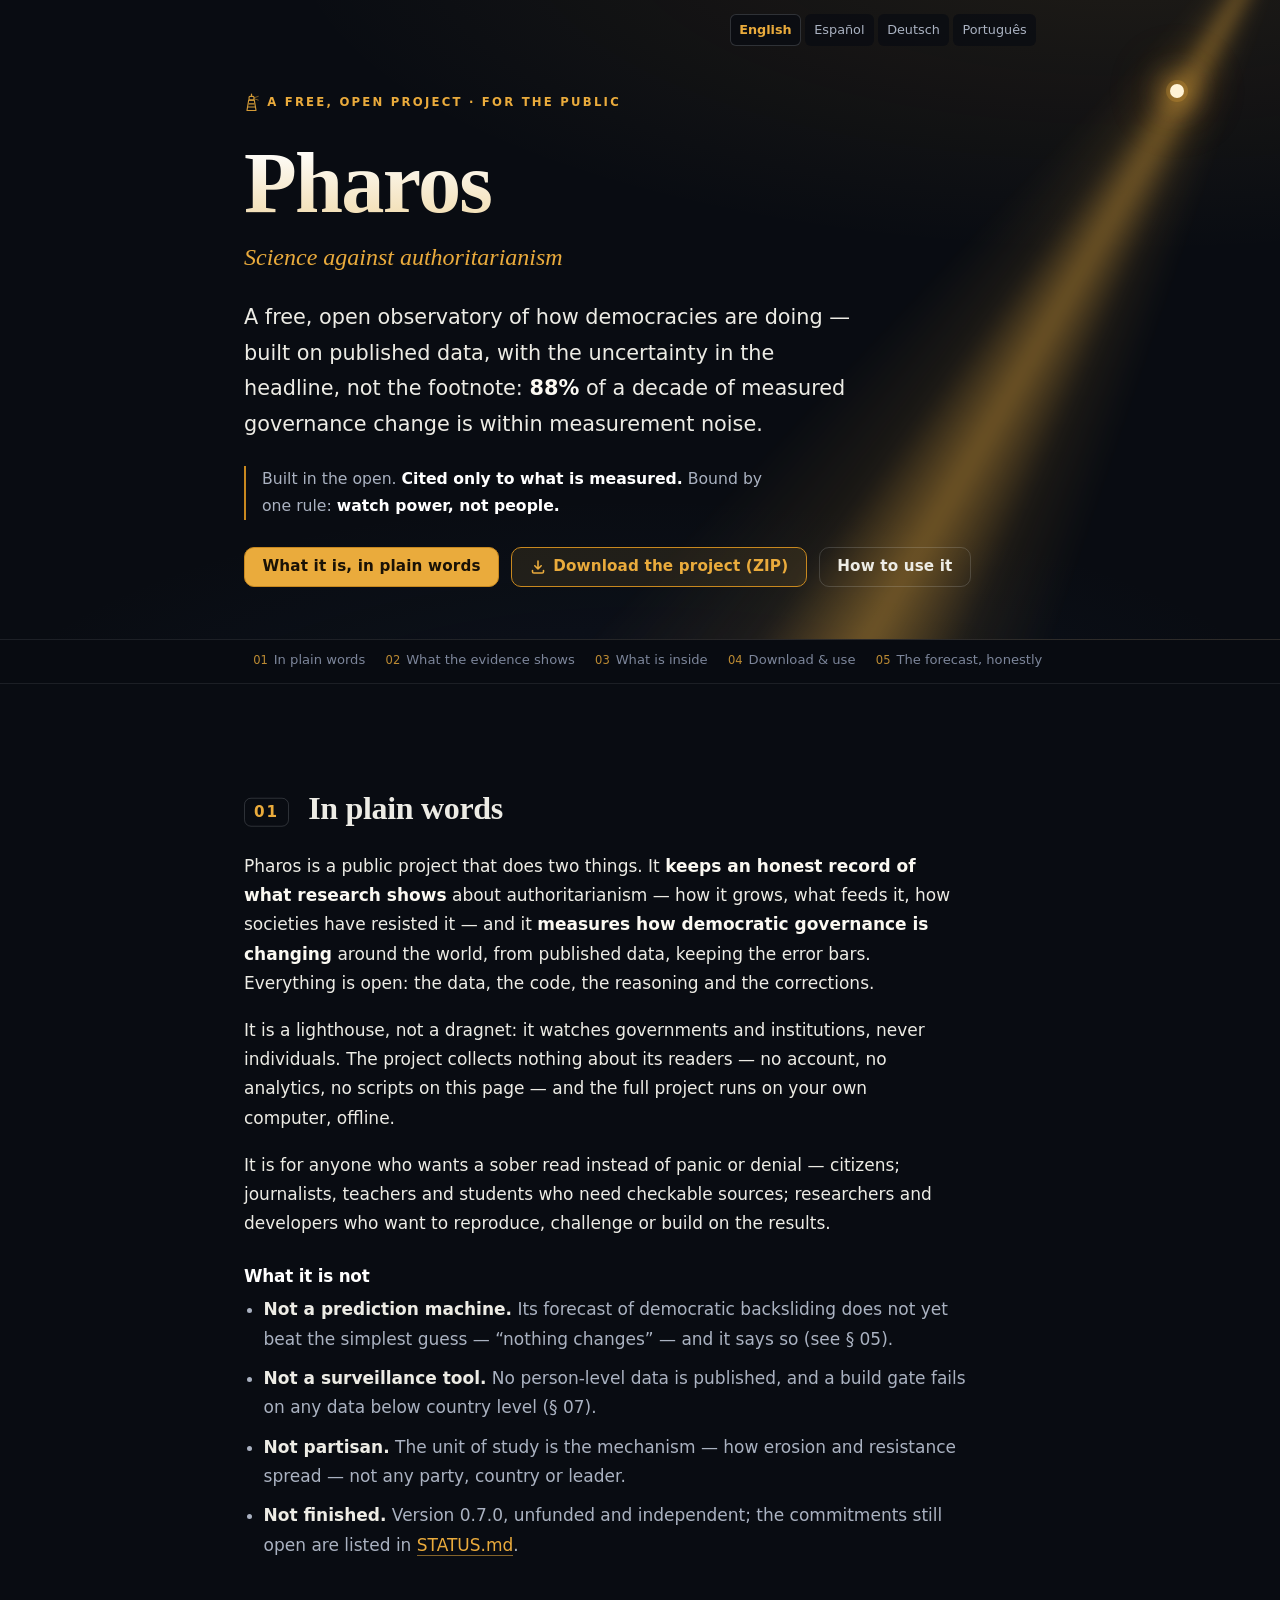
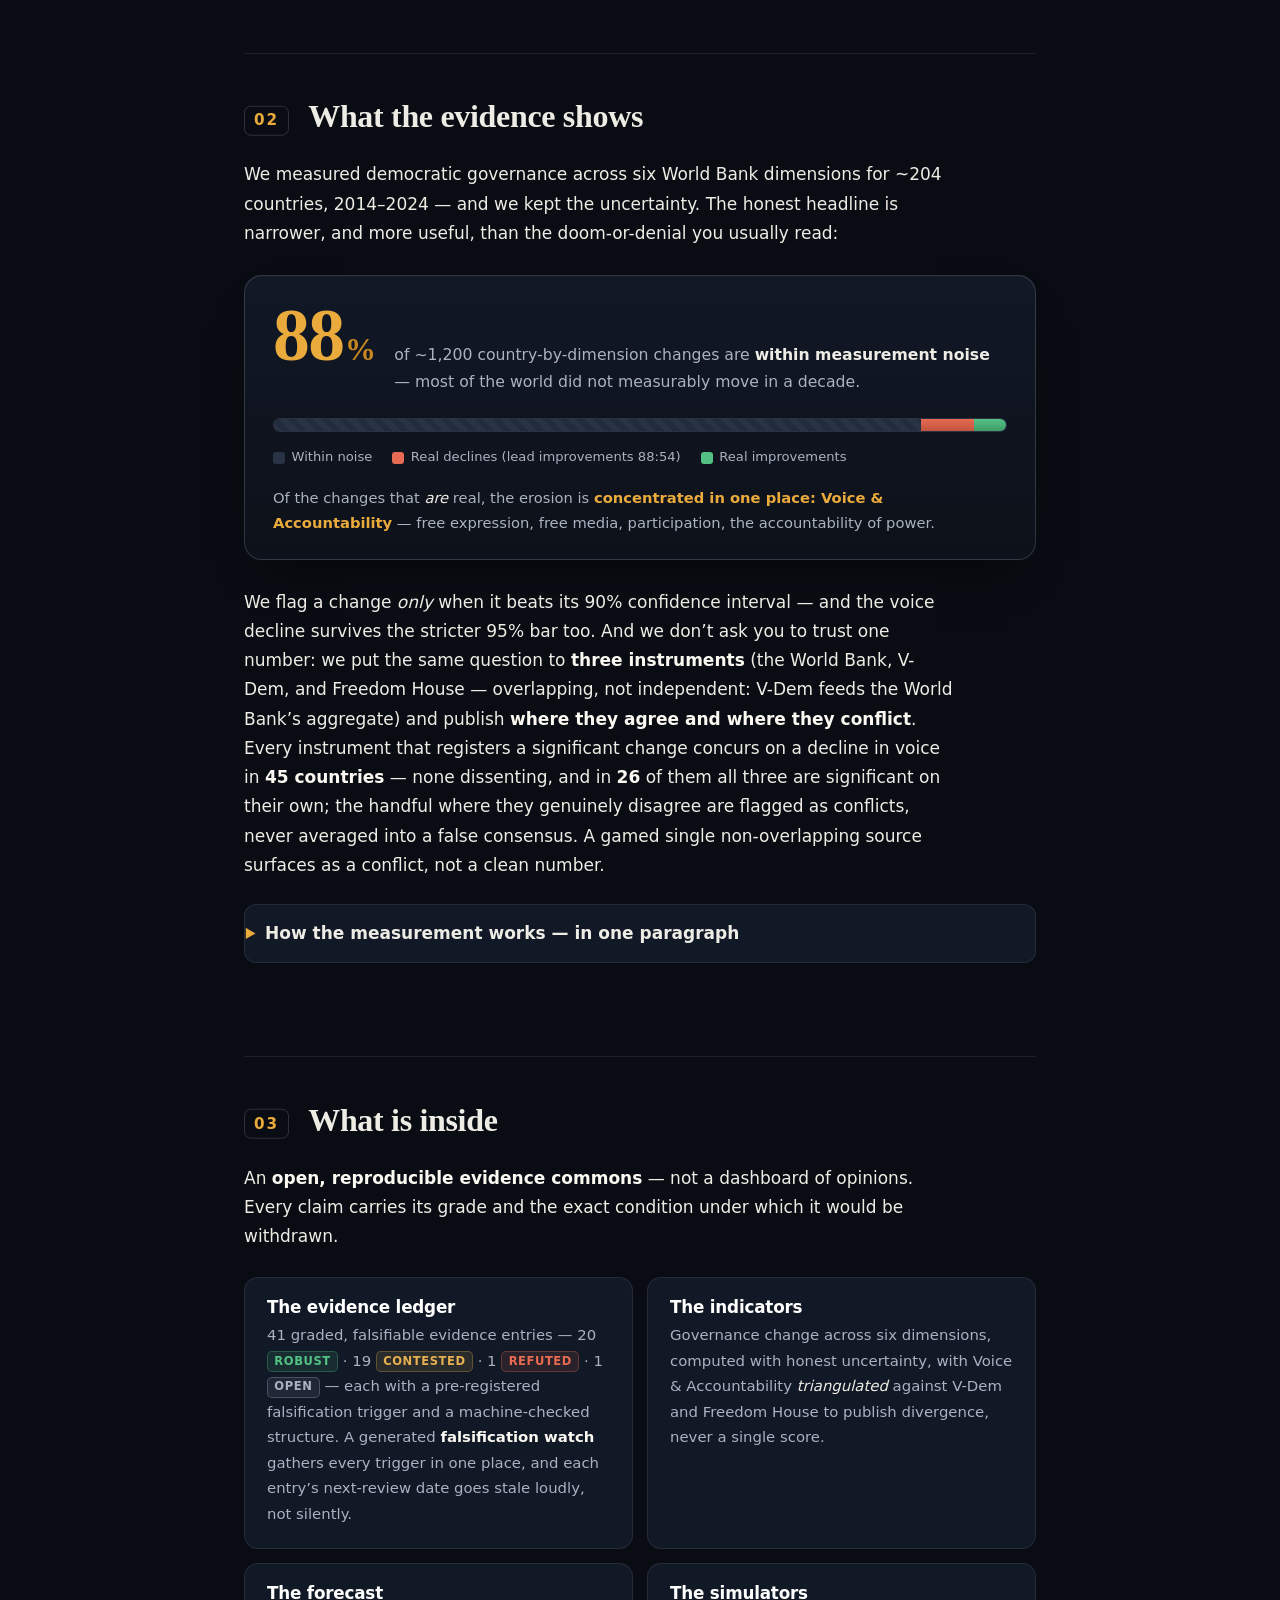
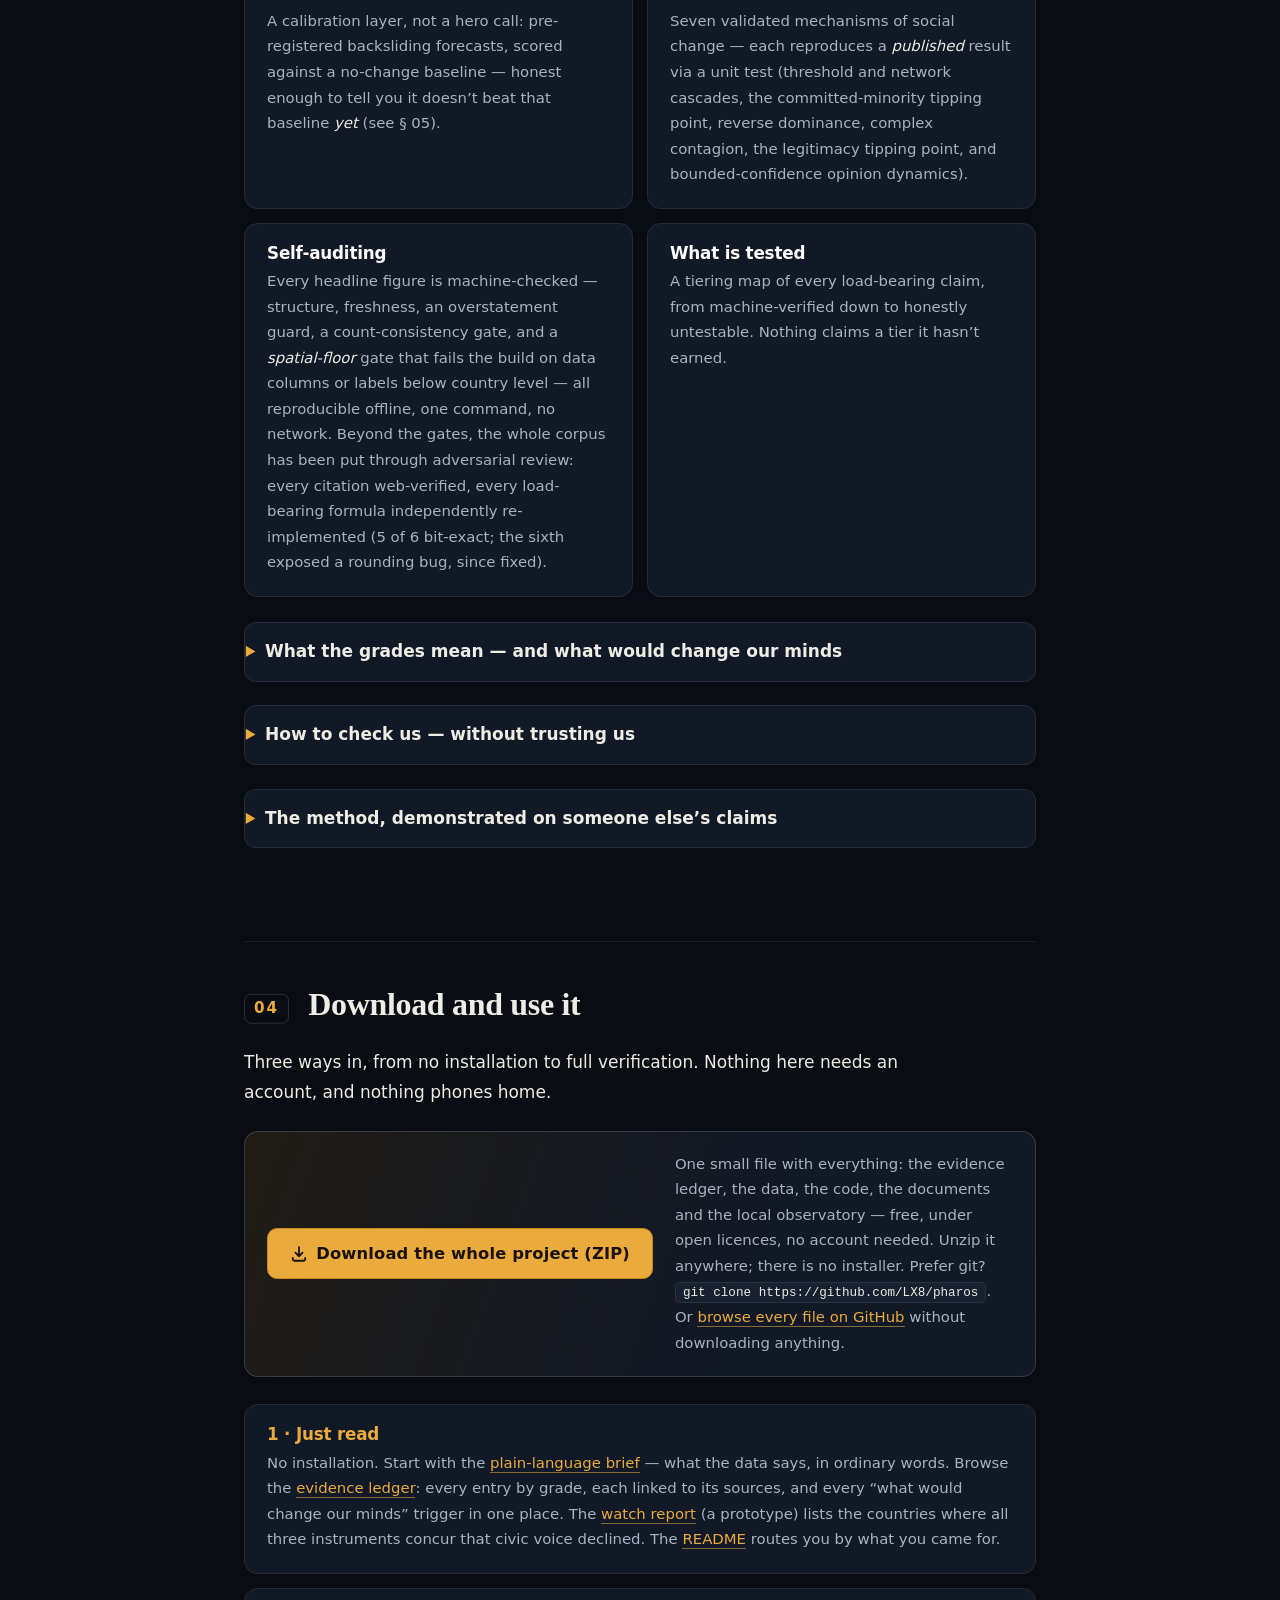
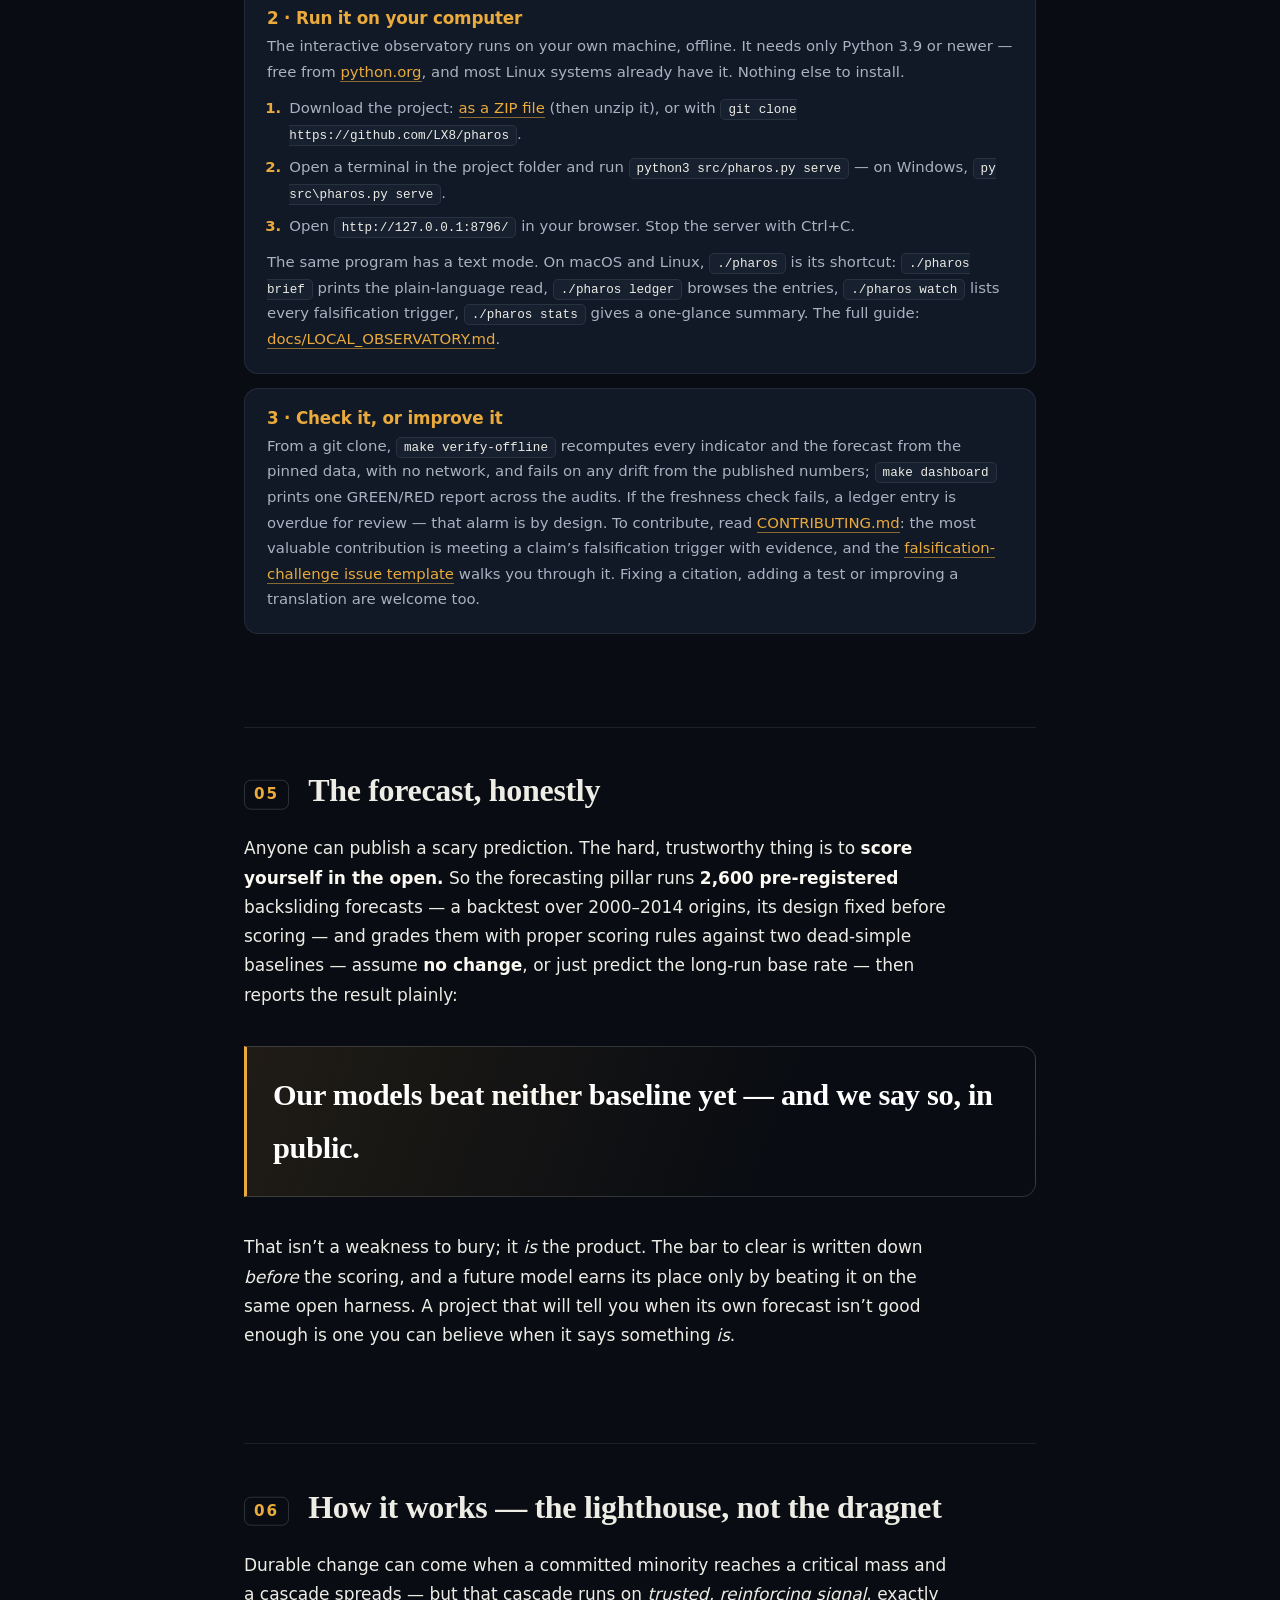
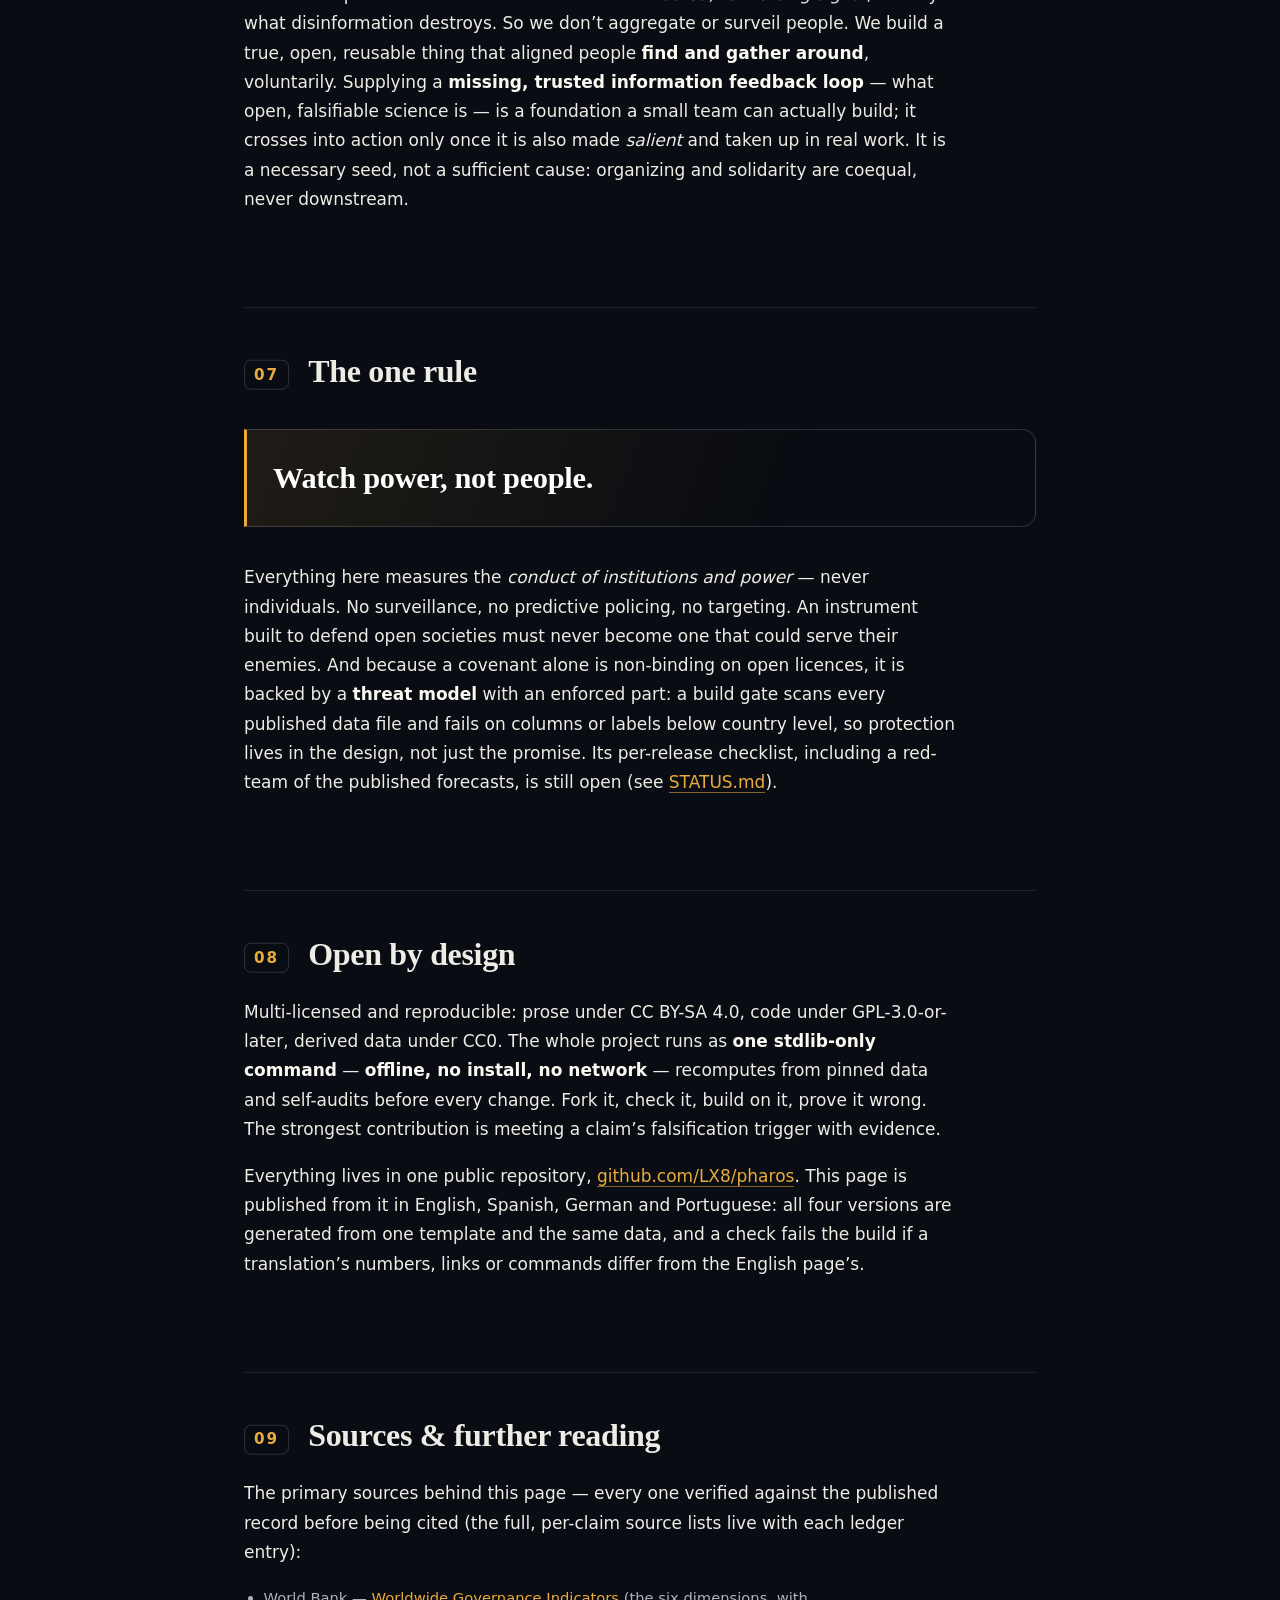
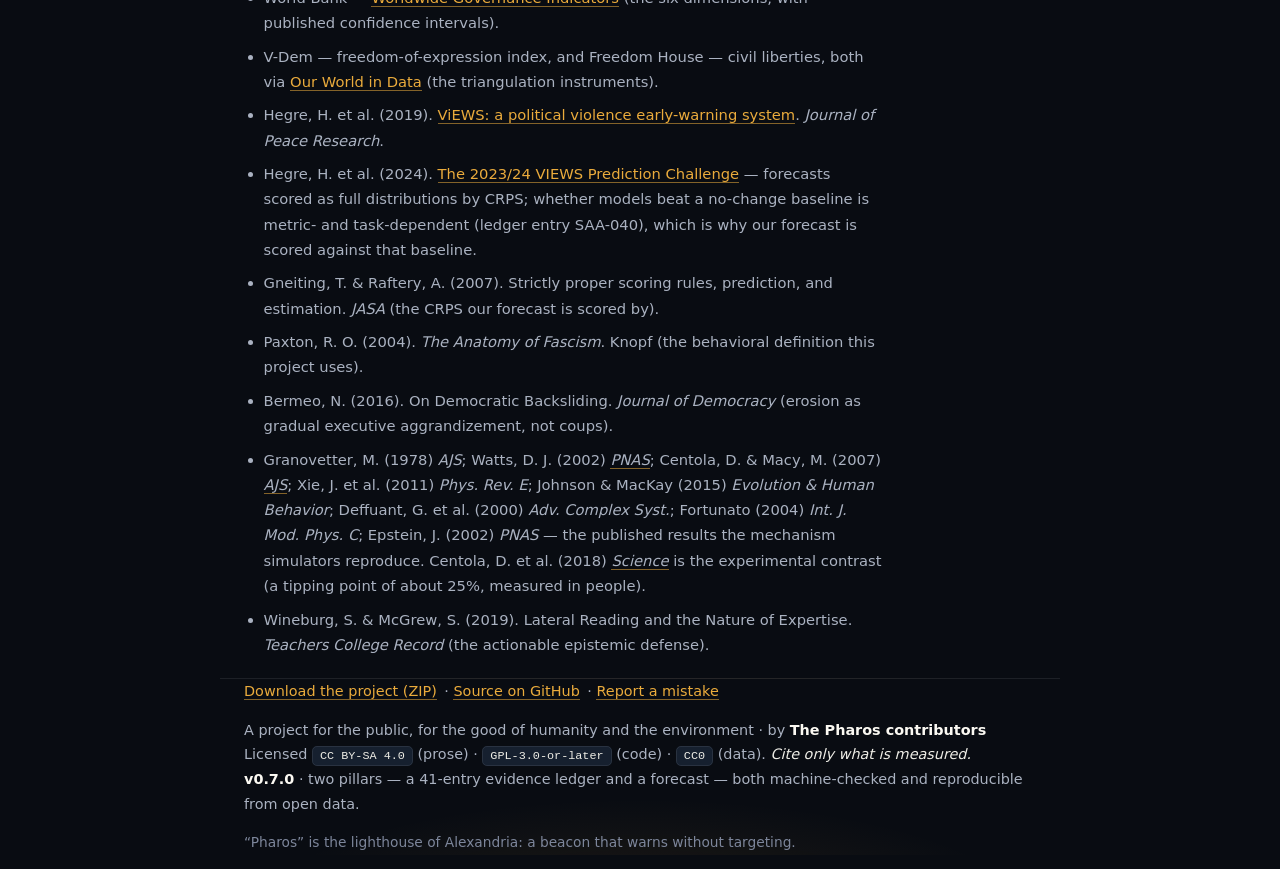
<file: site/index.html>
<!DOCTYPE html>
<!--
SPDX-FileCopyrightText: 2026 The Pharos contributors
SPDX-License-Identifier: CC-BY-SA-4.0
GENERATED by src/build_site.py from site/template.html and site/i18n/en.json — do not edit by hand.
Regenerate with `make pages`; the site tests and `make verify-offline` fail if this file goes stale.
The project's public landing page, published with GitHub Pages at https://lx8.github.io/pharos/ (see site/README.md).
-->
<html lang="en">
<head>
  <meta charset="utf-8">
  <meta name="viewport" content="width=device-width, initial-scale=1">
  <meta name="theme-color" content="#090c12">
  <title>Pharos — open, honest science against authoritarianism</title>
  <meta name="description" content="Pharos is a free, open observatory of democratic resilience: an honest record of what research shows about authoritarianism, a measurement of how governance is changing across ~204 countries, and the exact conditions that would change our minds. Watch power, not people.">

  <!-- Social card. Without these a shared link unfurls as a bare URL. og:image and twitter:image
       wait for a 1200x630 social-card.png (see the commented block below); when it ships, also add
       it to the staging step and the paths filter in .github/workflows/pages.yml. -->
  <meta property="og:type" content="website">
  <meta property="og:site_name" content="Pharos">
  <meta property="og:locale" content="en_US">
  <meta property="og:title" content="Pharos — science against authoritarianism, with the uncertainty in the headline">
  <meta property="og:description" content="A free, open evidence commons: 88% of a decade's measured governance change is within measurement noise — and we lead with that. Graded, falsifiable, reproducible offline. Watch power, not people.">
  <!-- 'summary' until social-card.png ships — declaring a large-image card with no image
       renders broken on several platforms; flip it together with the image block below. -->
  <meta name="twitter:card" content="summary">
  <meta name="twitter:title" content="Pharos — science against authoritarianism, with the uncertainty in the headline">
  <meta name="twitter:description" content="A free, open evidence commons: 88% of a decade's measured governance change is within measurement noise — and we lead with that. Graded, falsifiable, reproducible offline. Watch power, not people.">
  <link rel="canonical" href="https://lx8.github.io/pharos/">
  <meta property="og:url" content="https://lx8.github.io/pharos/">
  <link rel="alternate" hreflang="en" href="https://lx8.github.io/pharos/">
  <link rel="alternate" hreflang="es" href="https://lx8.github.io/pharos/es/">
  <link rel="alternate" hreflang="de" href="https://lx8.github.io/pharos/de/">
  <link rel="alternate" hreflang="pt-BR" href="https://lx8.github.io/pharos/pt/">
  <link rel="alternate" hreflang="x-default" href="https://lx8.github.io/pharos/">
  <!-- When social-card.png ships, uncomment this block and set twitter:card to summary_large_image:
  <meta property="og:image" content="https://lx8.github.io/pharos/social-card.png">
  <meta property="og:image:type" content="image/png">
  <meta property="og:image:width" content="1200">
  <meta property="og:image:height" content="630">
  <meta property="og:image:alt" content="Pharos — most of a decade's measured governance change is within measurement noise.">
  <meta name="twitter:image" content="https://lx8.github.io/pharos/social-card.png">
  -->

  <!-- Favicon: the hero lighthouse mark, inline as a data URI — no extra file, no request. -->
  <link rel="icon" href="data:image/svg+xml,%3Csvg xmlns='http://www.w3.org/2000/svg' viewBox='0 0 24 24'%3E%3Crect width='24' height='24' rx='5' fill='%23090c12'/%3E%3Cg fill='none' stroke='%23eaab3c' stroke-width='1.4' stroke-linejoin='round' stroke-linecap='round'%3E%3Cpath d='M8 21 L10 8 H14 L16 21 Z'/%3E%3Cpath d='M10 12 H14 M9.4 16 H14.6'/%3E%3Crect x='9.6' y='4' width='4.8' height='4' rx='1'/%3E%3Cpath d='M12 4 V1.8'/%3E%3Cpath d='M14.4 5.2 L19 4 M14.4 6.8 L19 8' opacity='.6'/%3E%3C/g%3E%3C/svg%3E">
  <link rel="stylesheet" href="style.css">
</head>
<body>
  <a class="skip" href="#main">Skip to content</a>

  <nav class="lang" aria-label="Language">
    <div class="lang-inner"><a href="./" hreflang="en" lang="en" aria-current="page">English</a><a href="es/" hreflang="es" lang="es">Español</a><a href="de/" hreflang="de" lang="de">Deutsch</a><a href="pt/" hreflang="pt-BR" lang="pt-BR">Português</a></div>
  </nav>

  <header class="hero">
    <span class="beam-cone" aria-hidden="true"></span>
    <span class="lamp" aria-hidden="true"></span>
    <div class="wrap">
      <p class="eyebrow">
        <svg class="mark" width="15" height="20" viewBox="0 0 16 20" fill="none" aria-hidden="true">
          <path d="M3.2 19 L5 8 H11 L12.8 19 Z" stroke="currentColor" stroke-width="1.2" stroke-linejoin="round"/>
          <path d="M5 12 H11 M4.2 15.4 H11.8" stroke="currentColor" stroke-width="1.1"/>
          <rect x="5.4" y="4" width="5.2" height="4" rx="1" stroke="currentColor" stroke-width="1.2"/>
          <path d="M8 4 V1.6" stroke="currentColor" stroke-width="1.2" stroke-linecap="round"/>
          <path d="M11 5.4 L15.2 4 M11 6.6 L15.2 8" stroke="currentColor" stroke-width="1" stroke-linecap="round" opacity=".6"/>
        </svg>
        <span>A free, open project · for the public</span>
      </p>
      <h1>Pharos</h1>
      <p class="subtitle">Science against authoritarianism</p>
      <p class="lede">A free, open observatory of how democracies are doing — built on published data, with the uncertainty in the headline, not the footnote: <b>88%</b> of a decade of measured governance change is within measurement noise.</p>
      <p class="rule">Built in the open. <b>Cited only to what is measured.</b> Bound by one rule: <b>watch power, not people.</b></p>
      <p class="cta">
        <a class="btn btn-primary" href="#plain">What it is, in plain words</a>
        <a class="btn btn-dl" href="https://github.com/LX8/pharos/archive/refs/heads/main.zip">
          <svg class="dl-icon" width="16" height="16" viewBox="0 0 16 16" fill="none" aria-hidden="true"><path d="M8 2v8m0 0L4.8 6.8M8 10l3.2-3.2M2.5 11.5v1.2c0 .7.6 1.3 1.3 1.3h8.4c.7 0 1.3-.6 1.3-1.3v-1.2" stroke="currentColor" stroke-width="1.6" stroke-linecap="round" stroke-linejoin="round"/></svg>
          Download the project (ZIP)</a>
        <a class="btn btn-ghost" href="#use">How to use it</a>
      </p>
    </div>
  </header>


  <nav class="secnav" aria-label="Sections">
    <div class="secnav-inner">
      <a href="#plain"><span class="secnav-n">01</span>In plain words</a>
      <a href="#evidence"><span class="secnav-n">02</span>What the evidence shows</a>
      <a href="#inside"><span class="secnav-n">03</span>What is inside</a>
      <a href="#use"><span class="secnav-n">04</span>Download &amp; use</a>
      <a href="#forecast"><span class="secnav-n">05</span>The forecast, honestly</a>
      <a href="#how-it-works"><span class="secnav-n">06</span>How it works</a>
      <a href="#one-rule"><span class="secnav-n">07</span>The one rule</a>
      <a href="#open"><span class="secnav-n">08</span>Open by design</a>
      <a href="#sources"><span class="secnav-n">09</span>Sources &amp; further reading</a>
    </div>
  </nav>
  <main class="wrap" id="main">

    <h2 id="plain"><span class="num" aria-hidden="true">01</span>In plain words</h2>
    <p>Pharos is a public project that does two things. It <b>keeps an honest record of what research shows</b> about authoritarianism &mdash; how it grows, what feeds it, how societies have resisted it &mdash; and it <b>measures how democratic governance is changing</b> around the world, from published data, keeping the error bars. Everything is open: the data, the code, the reasoning and the corrections.</p>
    <p>It is a lighthouse, not a dragnet: it watches governments and institutions, never individuals. The project collects nothing about its readers &mdash; no account, no analytics, no scripts on this page &mdash; and the full project runs on your own computer, offline.</p>
    <p>It is for anyone who wants a sober read instead of panic or denial &mdash; citizens; journalists, teachers and students who need checkable sources; researchers and developers who want to reproduce, challenge or build on the results.</p>
    <h3 class="sub">What it is not</h3>
    <ul class="plain">
      <li><b>Not a prediction machine.</b> Its forecast of democratic backsliding does not yet beat the simplest guess &mdash; &ldquo;nothing changes&rdquo; &mdash; and it says so (see &sect;&nbsp;05).</li>
      <li><b>Not a surveillance tool.</b> No person-level data is published, and a build gate fails on any data below country level (&sect;&nbsp;07).</li>
      <li><b>Not partisan.</b> The unit of study is the mechanism &mdash; how erosion and resistance spread &mdash; not any party, country or leader.</li>
      <li><b>Not finished.</b> Version 0.7.0, unfunded and independent; the commitments still open are listed in <a href="https://github.com/LX8/pharos/blob/main/STATUS.md">STATUS.md</a>.</li>
    </ul>

    <h2 id="evidence"><span class="num" aria-hidden="true">02</span>What the evidence shows</h2>
    <p>We measured democratic governance across six World Bank dimensions for ~204 countries, 2014&ndash;2024 &mdash; and we kept the uncertainty. The honest headline is narrower, and more useful, than the doom-or-denial you usually read:</p>

    <div class="finding">
      <div class="finding-head">
        <div class="bignum">88<span>%</span></div>
        <p class="finding-sub">of ~1,200 country-by-dimension changes are <b>within measurement noise</b> &mdash; most of the world did not measurably move in a decade.</p>
      </div>
      <div class="bar" role="img" aria-label="Of all governance changes: 88% within measurement noise, about 7% real declines, about 4% real improvements.">
        <span class="seg seg-noise"   style="width:88.4%"></span>
        <span class="seg seg-decline" style="width:7.2%"></span>
        <span class="seg seg-improve" style="width:4.4%"></span>
      </div>
      <ul class="legend">
        <li><i class="sw sw-noise"></i> Within noise</li>
        <li><i class="sw sw-decline"></i> Real declines (lead improvements 88:54)</li>
        <li><i class="sw sw-improve"></i> Real improvements</li>
      </ul>
      <p class="finding-note">Of the changes that <em>are</em> real, the erosion is <b>concentrated in one place: Voice &amp; Accountability</b> &mdash; free expression, free media, participation, the accountability of power.</p>
    </div>

    <p>We flag a change <em>only</em> when it beats its 90% confidence interval &mdash; and the voice decline survives the stricter 95% bar too. And we don&rsquo;t ask you to trust one number: we put the same question to <b>three instruments</b> (the World Bank, V-Dem, and Freedom House &mdash; overlapping, not independent: V-Dem feeds the World Bank&rsquo;s aggregate) and publish <b>where they agree and where they conflict</b>. Every instrument that registers a significant change concurs on a decline in voice in <b>45 countries</b> &mdash; none dissenting, and in <b>26</b> of them all three are significant on their own; the handful where they genuinely disagree are flagged as conflicts, never averaged into a false consensus. A gamed single non-overlapping source surfaces as a conflict, not a clean number.</p>

    <details class="fold">
      <summary>How the measurement works &mdash; in one paragraph</summary>
      <p>For each country and governance dimension, we take the change in the published 0&ndash;100 score from 2014 to 2024. The World Bank publishes a 90% confidence interval with every score; from it we derive the standard error and test the change with a two-sided z-test, flagging <em>decline</em> or <em>improvement</em> only when the change exceeds what the combined measurement uncertainty allows. Deliberately conservative: anything smaller stays unflagged, because it could be noise. The voice finding is stress-tested twice more &mdash; it survives the stricter 95% bar and an alternative time window &mdash; and the full method, code, and data ship in the repository, reproducible offline with one command.</p>
    </details>

    <h2 id="inside"><span class="num" aria-hidden="true">03</span>What is inside</h2>
    <p>An <b>open, reproducible evidence commons</b> &mdash; not a dashboard of opinions. Every claim carries its grade and the exact condition under which it would be withdrawn.</p>
    <div class="grid">
      <div class="card"><h3>The evidence ledger</h3><p>41 graded, falsifiable evidence entries &mdash; 20 <span class="grade g-robust">ROBUST</span> &middot; 19 <span class="grade g-contested">CONTESTED</span> &middot; 1 <span class="grade g-refuted">REFUTED</span> &middot; 1 <span class="grade g-open">OPEN</span> &mdash; each with a pre-registered falsification trigger and a machine-checked structure. A generated <b>falsification watch</b> gathers every trigger in one place, and each entry&rsquo;s next-review date goes stale loudly, not silently.</p></div>
      <div class="card"><h3>The indicators</h3><p>Governance change across six dimensions, computed with honest uncertainty, with Voice &amp; Accountability <em>triangulated</em> against V-Dem and Freedom House to publish divergence, never a single score.</p></div>
      <div class="card"><h3>The forecast</h3><p>A calibration layer, not a hero call: pre-registered backsliding forecasts, scored against a no-change baseline &mdash; honest enough to tell you it doesn&rsquo;t beat that baseline <em>yet</em> (see &sect;&nbsp;05).</p></div>
      <div class="card"><h3>The simulators</h3><p>Seven validated mechanisms of social change &mdash; each reproduces a <em>published</em> result via a unit test (threshold and network cascades, the committed-minority tipping point, reverse dominance, complex contagion, the legitimacy tipping point, and bounded-confidence opinion dynamics).</p></div>
      <div class="card"><h3>Self-auditing</h3><p>Every headline figure is machine-checked &mdash; structure, freshness, an overstatement guard, a count-consistency gate, and a <em>spatial-floor</em> gate that fails the build on data columns or labels below country level &mdash; all reproducible offline, one command, no network. Beyond the gates, the whole corpus has been put through adversarial review: every citation web-verified, every load-bearing formula independently re-implemented (5 of 6 bit-exact; the sixth exposed a rounding bug, since fixed).</p></div>
      <div class="card"><h3>What&nbsp;is&nbsp;tested</h3><p>A tiering map of every load-bearing claim, from machine-verified down to honestly untestable. Nothing claims a tier it hasn&rsquo;t earned.</p></div>
    </div>

    <details class="fold">
      <summary>What the grades mean &mdash; and what would change our minds</summary>
      <dl class="grades">
        <dt><span class="grade g-robust">ROBUST</span></dt>
        <dd>Verified against primary sources; uncontested, or convergent across independent lines of evidence.</dd>
        <dt><span class="grade g-contested">CONTESTED</span></dt>
        <dd>Real evidence on both sides &mdash; replication failures or unresolved expert dispute. Reported as live, not settled.</dd>
        <dt><span class="grade g-refuted">REFUTED</span></dt>
        <dd>Fails verification. Kept on the record so no one builds on it twice.</dd>
        <dt><span class="grade g-open">OPEN</span></dt>
        <dd>The evidence does not yet answer the question &mdash; and we say so.</dd>
      </dl>
      <p>Every entry also pre-registers its <b>falsification trigger</b> &mdash; the specific observation that would downgrade it. Meet a trigger with evidence and the grade moves: in public, dated, and credited. That is the difference between an evidence commons and advocacy.</p>
    </details>

    <details class="fold">
      <summary>How to check us &mdash; without trusting us</summary>
      <p>Trust should be <em>checkable</em>, not requested. The signals, each verifiable on your own machine, offline: <b>self-correction on the record</b> &mdash; a REFUTED grade kept in public view, a forecast whose published headline is its own negative result, and adversarial review rounds whose findings against <em>our own work</em> are documented with their fixes. <b>Byte-exact reproduction</b> &mdash; one command recomputes everything from pinned snapshots with no network and fails on drift between code, data, and the pinned figures in the prose. <b>Pre-registered falsifiability</b> &mdash; every entry&rsquo;s &ldquo;what would change our minds&rdquo; collected in one watchlist. <b>Uncertainty as the headline</b> &mdash; the noise floor is the most prominent number we publish, and disagreement between instruments is surfaced, never blended. <b>No funder to please</b> &mdash; currently unfunded and independent; if that ever changes, disclosure comes first.</p>
      <p>The full list, one verification command per signal, ships in the repo as <a href="https://github.com/LX8/pharos/blob/main/docs/TRUST_SIGNALS.md"><code>docs/TRUST_SIGNALS.md</code></a>. The one-command version: <code>make verify-offline</code>.</p>
    </details>

    <details class="fold">
      <summary>The method, demonstrated on someone else&rsquo;s claims</summary>
      <p>We hold the same bar to ourselves and to others &mdash; adversarial, steelmanned, graded. As a worked example, we ran the verification on a famous set of public claims: of Graham Hancock&rsquo;s ten major claims, <b>0 were supported and 5 refuted</b> &mdash; while fairly crediting the few real things mainstream science has had to update on. The discipline, not the verdict, is the product.</p>
    </details>

    <h2 id="use"><span class="num" aria-hidden="true">04</span>Download and use it</h2>
    <p>Three ways in, from no installation to full verification. Nothing here needs an account, and nothing phones home.</p>
    <div class="download" id="download">
      <a class="btn btn-primary btn-big" href="https://github.com/LX8/pharos/archive/refs/heads/main.zip">
        <svg class="dl-icon" width="18" height="18" viewBox="0 0 16 16" fill="none" aria-hidden="true"><path d="M8 2v8m0 0L4.8 6.8M8 10l3.2-3.2M2.5 11.5v1.2c0 .7.6 1.3 1.3 1.3h8.4c.7 0 1.3-.6 1.3-1.3v-1.2" stroke="currentColor" stroke-width="1.6" stroke-linecap="round" stroke-linejoin="round"/></svg>
        Download the whole project (ZIP)</a>
      <p>One small file with everything: the evidence ledger, the data, the code, the documents and the local observatory &mdash; free, under open licences, no account needed. Unzip it anywhere; there is no installer. Prefer git? <code>git clone https://github.com/LX8/pharos</code>. Or <a href="https://github.com/LX8/pharos">browse every file on GitHub</a> without downloading anything.</p>
    </div>
    <div class="paths">
      <div class="card path">
        <h3>1 · Just read</h3>
        <p>No installation. Start with the <a href="https://github.com/LX8/pharos/blob/main/docs/BRIEF.md">plain-language brief</a> &mdash; what the data says, in ordinary words. Browse the <a href="https://github.com/LX8/pharos/blob/main/ledger/INDEX.md">evidence ledger</a>: every entry by grade, each linked to its sources, and every &ldquo;what would change our minds&rdquo; trigger in one place. The <a href="https://github.com/LX8/pharos/blob/main/docs/WATCH_REPORT.md">watch report</a> (a prototype) lists the countries where all three instruments concur that civic voice declined. The <a href="https://github.com/LX8/pharos">README</a> routes you by what you came for.</p>
      </div>
      <div class="card path">
        <h3>2 · Run it on your computer</h3>
        <p>The interactive observatory runs on your own machine, offline. It needs only Python 3.9 or newer &mdash; free from <a href="https://www.python.org/downloads/">python.org</a>, and most Linux systems already have it. Nothing else to install.</p>
        <ol class="steps">
          <li>Download the project: <a href="https://github.com/LX8/pharos/archive/refs/heads/main.zip">as a ZIP file</a> (then unzip it), or with <code>git clone https://github.com/LX8/pharos</code>.</li>
          <li>Open a terminal in the project folder and run <code>python3 src/pharos.py serve</code> &mdash; on Windows, <code>py src\pharos.py serve</code>.</li>
          <li>Open <code>http://127.0.0.1:8796/</code> in your browser. Stop the server with Ctrl+C.</li>
        </ol>
        <p>The same program has a text mode. On macOS and Linux, <code>./pharos</code> is its shortcut: <code>./pharos brief</code> prints the plain-language read, <code>./pharos ledger</code> browses the entries, <code>./pharos watch</code> lists every falsification trigger, <code>./pharos stats</code> gives a one-glance summary. The full guide: <a href="https://github.com/LX8/pharos/blob/main/docs/LOCAL_OBSERVATORY.md">docs/LOCAL_OBSERVATORY.md</a>.</p>
      </div>
      <div class="card path">
        <h3>3 · Check it, or improve it</h3>
        <p>From a git clone, <code>make verify-offline</code> recomputes every indicator and the forecast from the pinned data, with no network, and fails on any drift from the published numbers; <code>make dashboard</code> prints one GREEN/RED report across the audits. If the freshness check fails, a ledger entry is overdue for review &mdash; that alarm is by design. To contribute, read <a href="https://github.com/LX8/pharos/blob/main/CONTRIBUTING.md">CONTRIBUTING.md</a>: the most valuable contribution is meeting a claim&rsquo;s falsification trigger with evidence, and the <a href="https://github.com/LX8/pharos/issues/new/choose">falsification-challenge issue template</a> walks you through it. Fixing a citation, adding a test or improving a translation are welcome too.</p>
      </div>
    </div>

    <h2 id="forecast"><span class="num" aria-hidden="true">05</span>The forecast, honestly</h2>
    <p>Anyone can publish a scary prediction. The hard, trustworthy thing is to <b>score yourself in the open.</b> So the forecasting pillar runs <b>2,600 pre-registered</b> backsliding forecasts &mdash; a backtest over 2000&ndash;2014 origins, its design fixed before scoring &mdash; and grades them with proper scoring rules against two dead-simple baselines &mdash; assume <b>no change</b>, or just predict the long-run base rate &mdash; then reports the result plainly:</p>
    <blockquote>Our models beat <b>neither</b> baseline yet &mdash; and we say so, in public.</blockquote>
    <p>That isn&rsquo;t a weakness to bury; it <em>is</em> the product. The bar to clear is written down <em>before</em> the scoring, and a future model earns its place only by beating it on the same open harness. A project that will tell you when its own forecast isn&rsquo;t good enough is one you can believe when it says something <em>is</em>.</p>

    <h2 id="how-it-works"><span class="num" aria-hidden="true">06</span>How it works &mdash; the lighthouse, not the dragnet</h2>
    <p>Durable change can come when a committed minority reaches a critical mass and a cascade spreads &mdash; but that cascade runs on <em>trusted, reinforcing signal</em>, exactly what disinformation destroys. So we don&rsquo;t aggregate or surveil people. We build a true, open, reusable thing that aligned people <b>find and gather around</b>, voluntarily. Supplying a <b>missing, trusted information feedback loop</b> &mdash; what open, falsifiable science is &mdash; is a foundation a small team can actually build; it crosses into action only once it is also made <em>salient</em> and taken up in real work. It is a necessary seed, not a sufficient cause: organizing and solidarity are coequal, never downstream.</p>

    <h2 id="one-rule"><span class="num" aria-hidden="true">07</span>The one rule</h2>
    <blockquote>Watch power, not people.</blockquote>
    <p>Everything here measures the <em>conduct of institutions and power</em> &mdash; never individuals. No surveillance, no predictive policing, no targeting. An instrument built to defend open societies must never become one that could serve their enemies. And because a covenant alone is non-binding on open licences, it is backed by a <b>threat model</b> with an enforced part: a build gate scans every published data file and fails on columns or labels below country level, so protection lives in the design, not just the promise. Its per-release checklist, including a red-team of the published forecasts, is still open (see <a href="https://github.com/LX8/pharos/blob/main/STATUS.md">STATUS.md</a>).</p>

    <h2 id="open"><span class="num" aria-hidden="true">08</span>Open by design</h2>
    <p>Multi-licensed and reproducible: prose under CC&nbsp;BY-SA&nbsp;4.0, code under GPL-3.0-or-later, derived data under CC0. The whole project runs as <b>one stdlib-only command</b> &mdash; <b>offline, no install, no network</b> &mdash; recomputes from pinned data and self-audits before every change. Fork it, check it, build on it, prove it wrong. The strongest contribution is meeting a claim&rsquo;s falsification trigger with evidence.</p>
    <p>Everything lives in one public repository, <a href="https://github.com/LX8/pharos">github.com/LX8/pharos</a>. This page is published from it in English, Spanish, German and Portuguese: all four versions are generated from one template and the same data, and a check fails the build if a translation&rsquo;s numbers, links or commands differ from the English page&rsquo;s.</p>

    <h2 id="sources"><span class="num" aria-hidden="true">09</span>Sources &amp; further reading</h2>
    <p>The primary sources behind this page &mdash; every one verified against the published record before being cited (the full, per-claim source lists live with each ledger entry):</p>
    <ul class="refs">
      <li>World Bank &mdash; <a href="https://www.worldbank.org/en/publication/worldwide-governance-indicators" rel="noopener">Worldwide Governance Indicators</a> (the six dimensions, with published confidence intervals).</li>
      <li>V-Dem &mdash; freedom-of-expression index, and Freedom House &mdash; civil liberties, both via <a href="https://ourworldindata.org" rel="noopener">Our World in Data</a> (the triangulation instruments).</li>
      <li>Hegre, H. et&nbsp;al. (2019). <a href="https://journals.sagepub.com/doi/full/10.1177/0022343319823860" rel="noopener">ViEWS: a political violence early-warning system</a>. <em>Journal of Peace Research</em>.</li>
      <li>Hegre, H. et&nbsp;al. (2024). <a href="https://arxiv.org/abs/2407.11045" rel="noopener">The 2023/24 VIEWS Prediction Challenge</a> &mdash; forecasts scored as full distributions by CRPS; whether models beat a no-change baseline is metric- and task-dependent (ledger entry SAA-040), which is why our forecast is scored against that baseline.</li>
      <li>Gneiting, T. &amp; Raftery, A. (2007). Strictly proper scoring rules, prediction, and estimation. <em>JASA</em> (the CRPS our forecast is scored by).</li>
      <li>Paxton, R. O. (2004). <em>The Anatomy of Fascism</em>. Knopf (the behavioral definition this project uses).</li>
      <li>Bermeo, N. (2016). On Democratic Backsliding. <em>Journal of Democracy</em> (erosion as gradual executive aggrandizement, not coups).</li>
      <li>Granovetter, M. (1978) <em>AJS</em>; Watts, D. J. (2002) <a href="https://www.pnas.org/doi/10.1073/pnas.082090499" rel="noopener"><em>PNAS</em></a>; Centola, D. &amp; Macy, M. (2007) <a href="https://www.journals.uchicago.edu/doi/10.1086/521848" rel="noopener"><em>AJS</em></a>; Xie, J. et&nbsp;al. (2011) <em>Phys. Rev. E</em>; Johnson &amp; MacKay (2015) <em>Evolution &amp; Human Behavior</em>; Deffuant, G. et&nbsp;al. (2000) <em>Adv. Complex Syst.</em>; Fortunato (2004) <em>Int. J. Mod. Phys. C</em>; Epstein, J. (2002) <em>PNAS</em> &mdash; the published results the mechanism simulators reproduce. Centola, D. et&nbsp;al. (2018) <a href="https://www.science.org/doi/10.1126/science.aas8827" rel="noopener"><em>Science</em></a> is the experimental contrast (a tipping point of about 25%, measured in people).</li>
      <li>Wineburg, S. &amp; McGrew, S. (2019). Lateral Reading and the Nature of Expertise. <em>Teachers College Record</em> (the actionable epistemic defense).</li>
    </ul>

  </main>

  <footer class="wrap">
    <p class="links"><a href="https://github.com/LX8/pharos/archive/refs/heads/main.zip">Download the project (ZIP)</a> &middot; <a href="https://github.com/LX8/pharos">Source on GitHub</a> &middot; <a href="https://github.com/LX8/pharos/issues/new/choose">Report a mistake</a></p>
    <p class="lic">A project for the public, for the good of humanity and the environment &middot; by <b>The Pharos contributors</b><br>Licensed <code>CC&nbsp;BY-SA&nbsp;4.0</code> (prose) &middot; <code>GPL-3.0-or-later</code> (code) &middot; <code>CC0</code> (data). <em>Cite only what is measured.</em><br><b>v0.7.0</b> &middot; two pillars &mdash; a 41-entry evidence ledger and a forecast &mdash; both machine-checked and reproducible from open data.</p>
    <p class="small">&ldquo;Pharos&rdquo; is the lighthouse of Alexandria: a beacon that warns without targeting.</p>
  </footer>
</body>
</html>
</file>
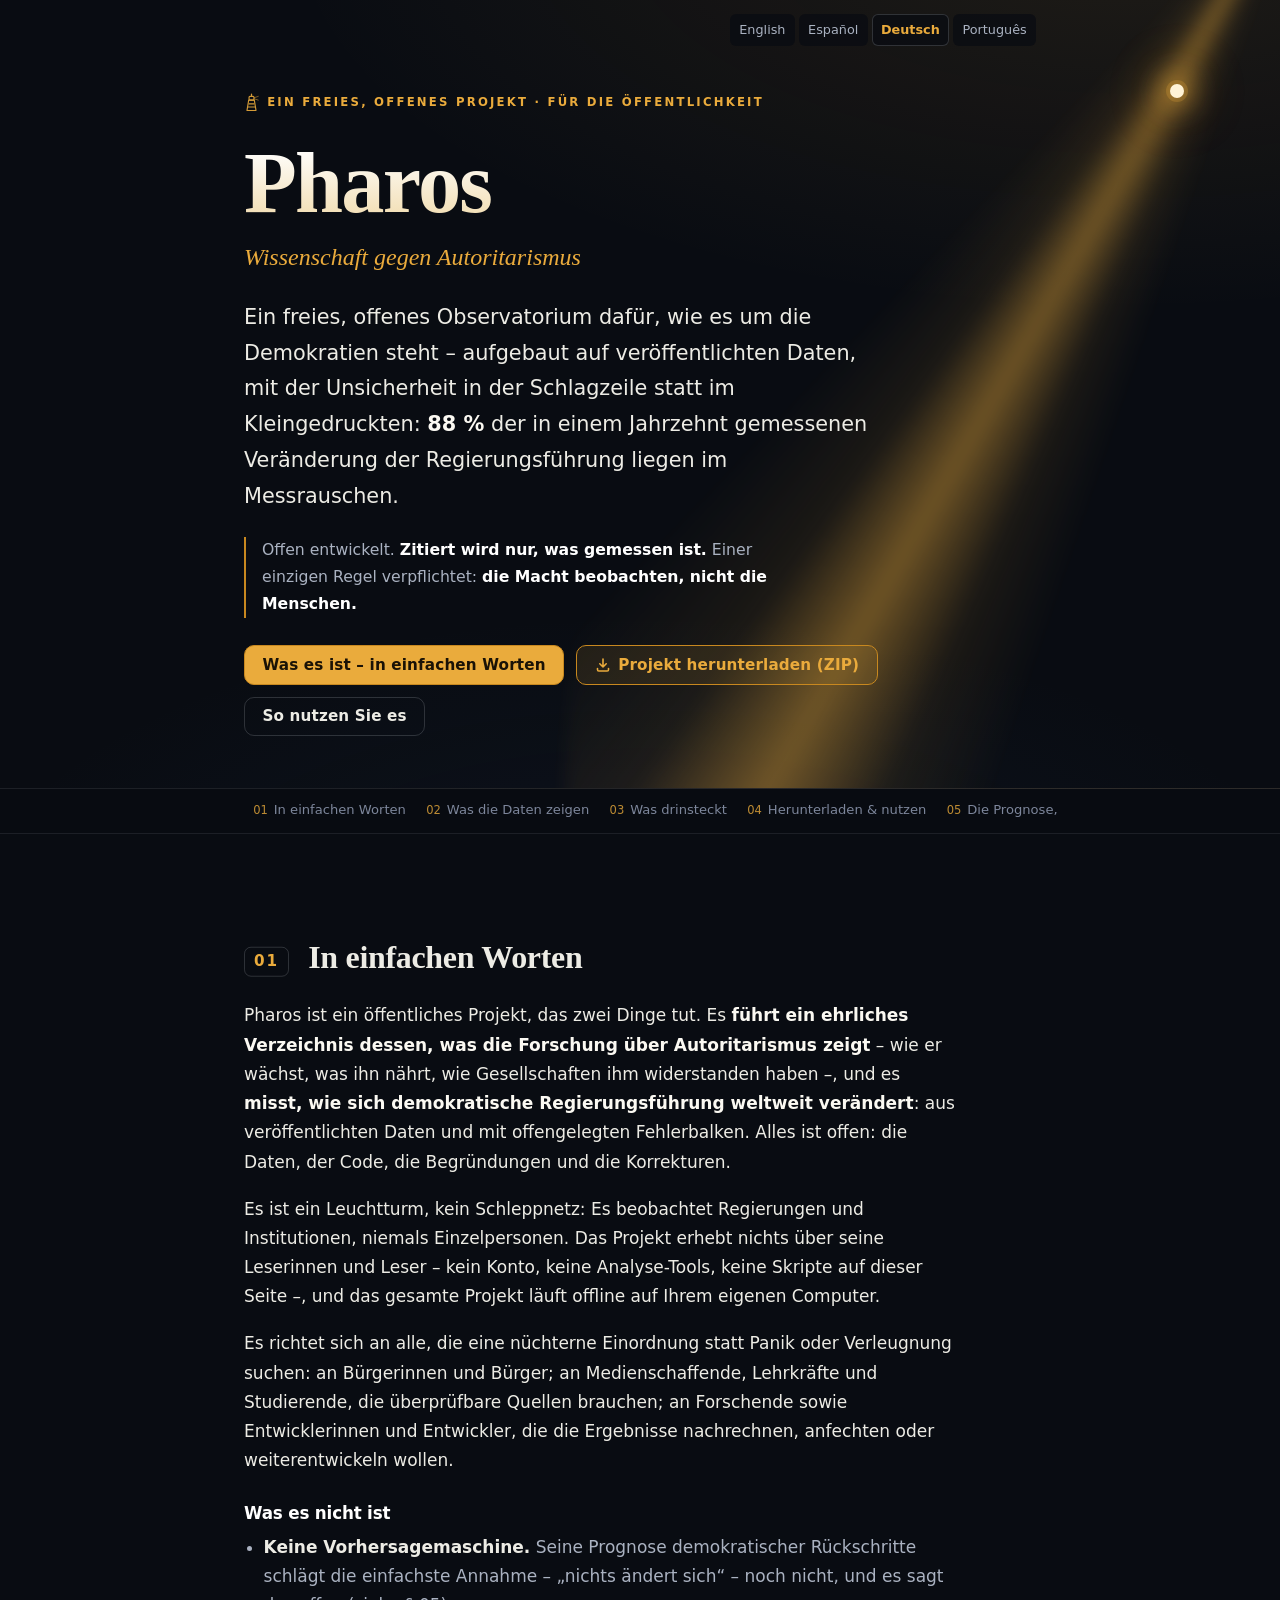
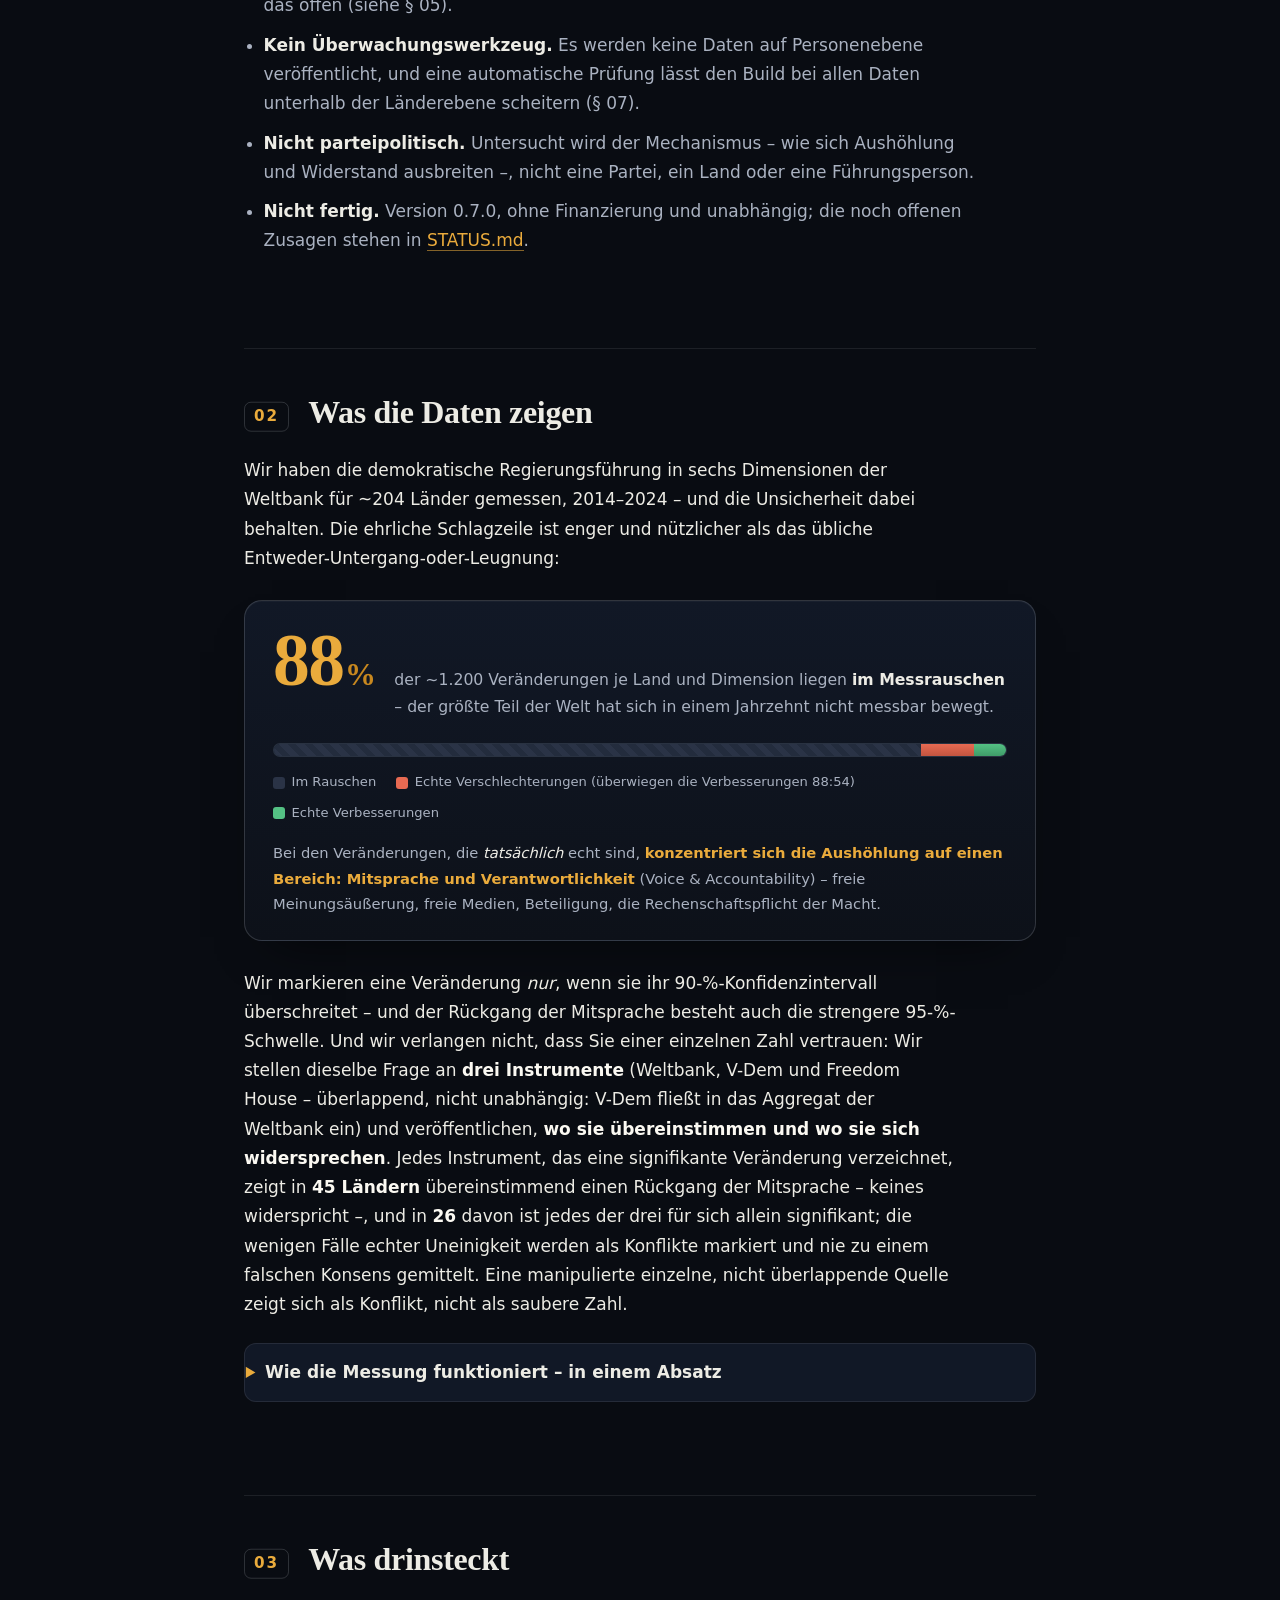
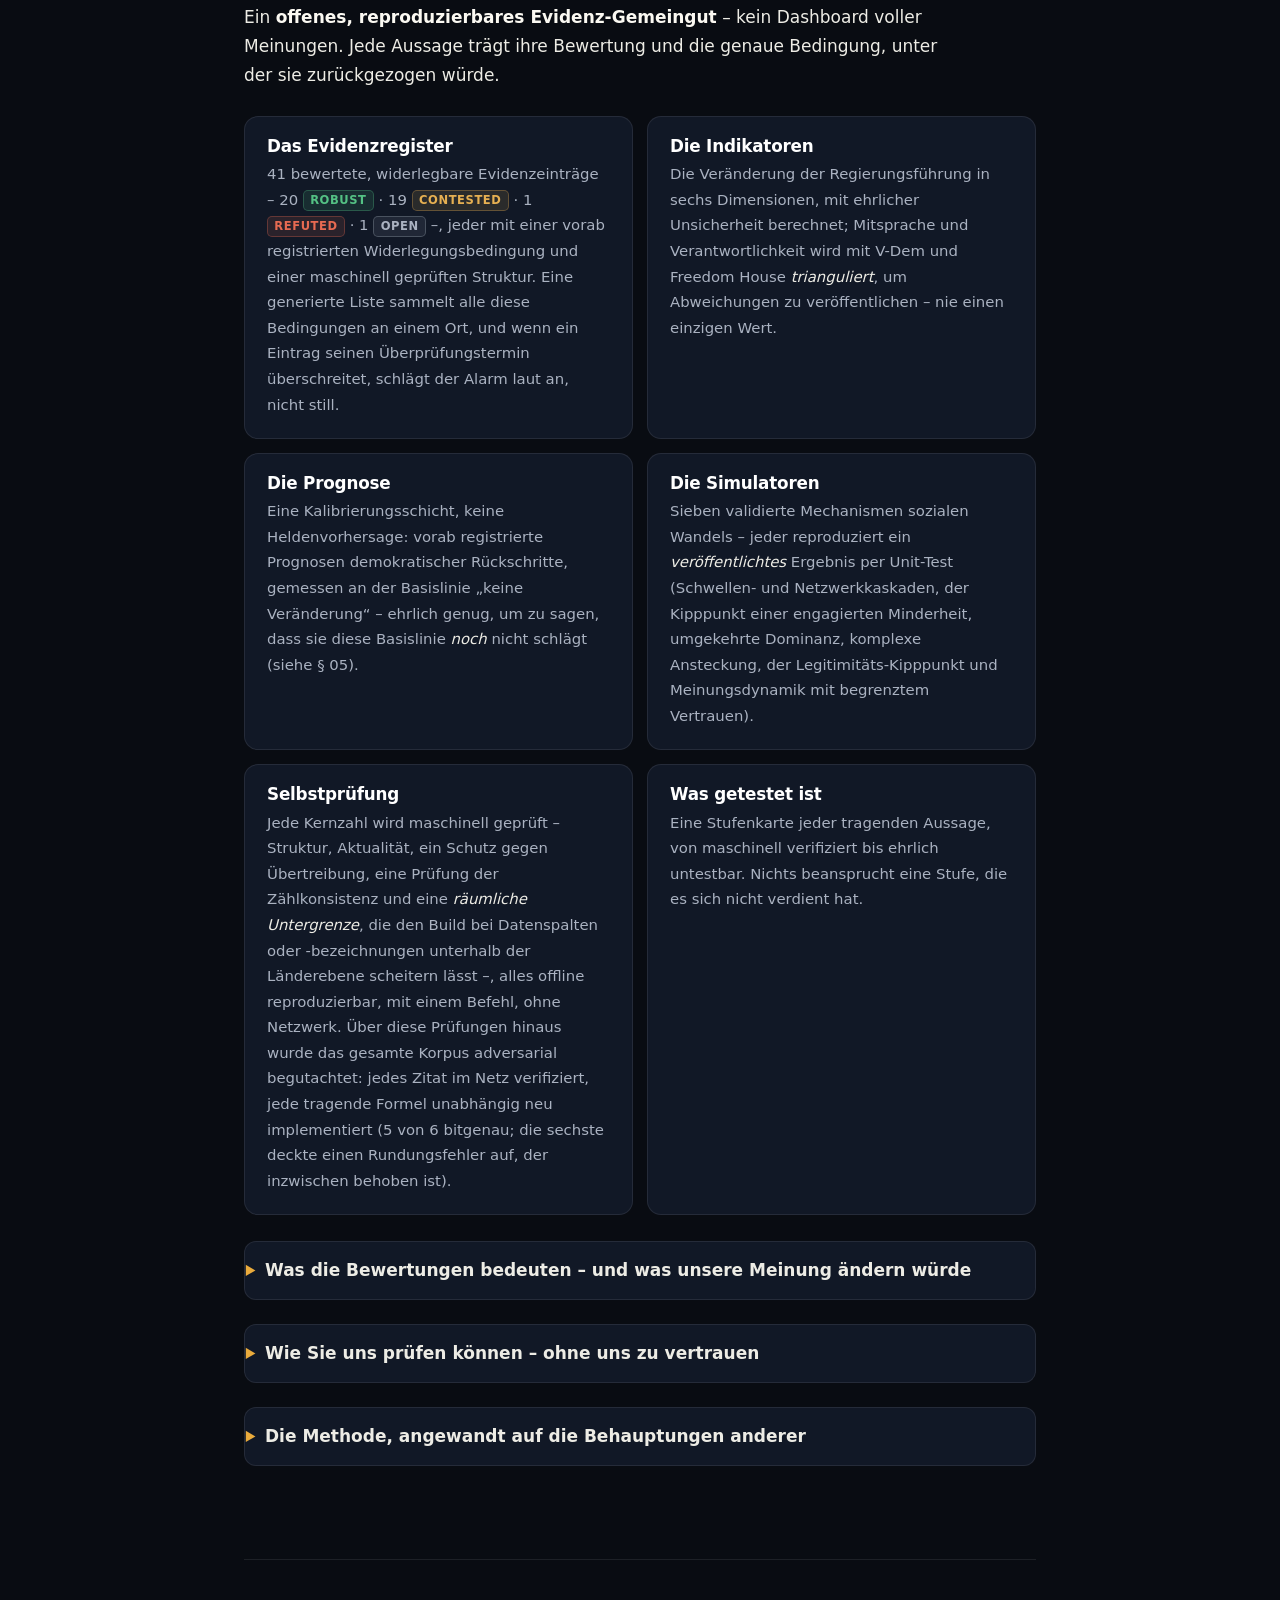
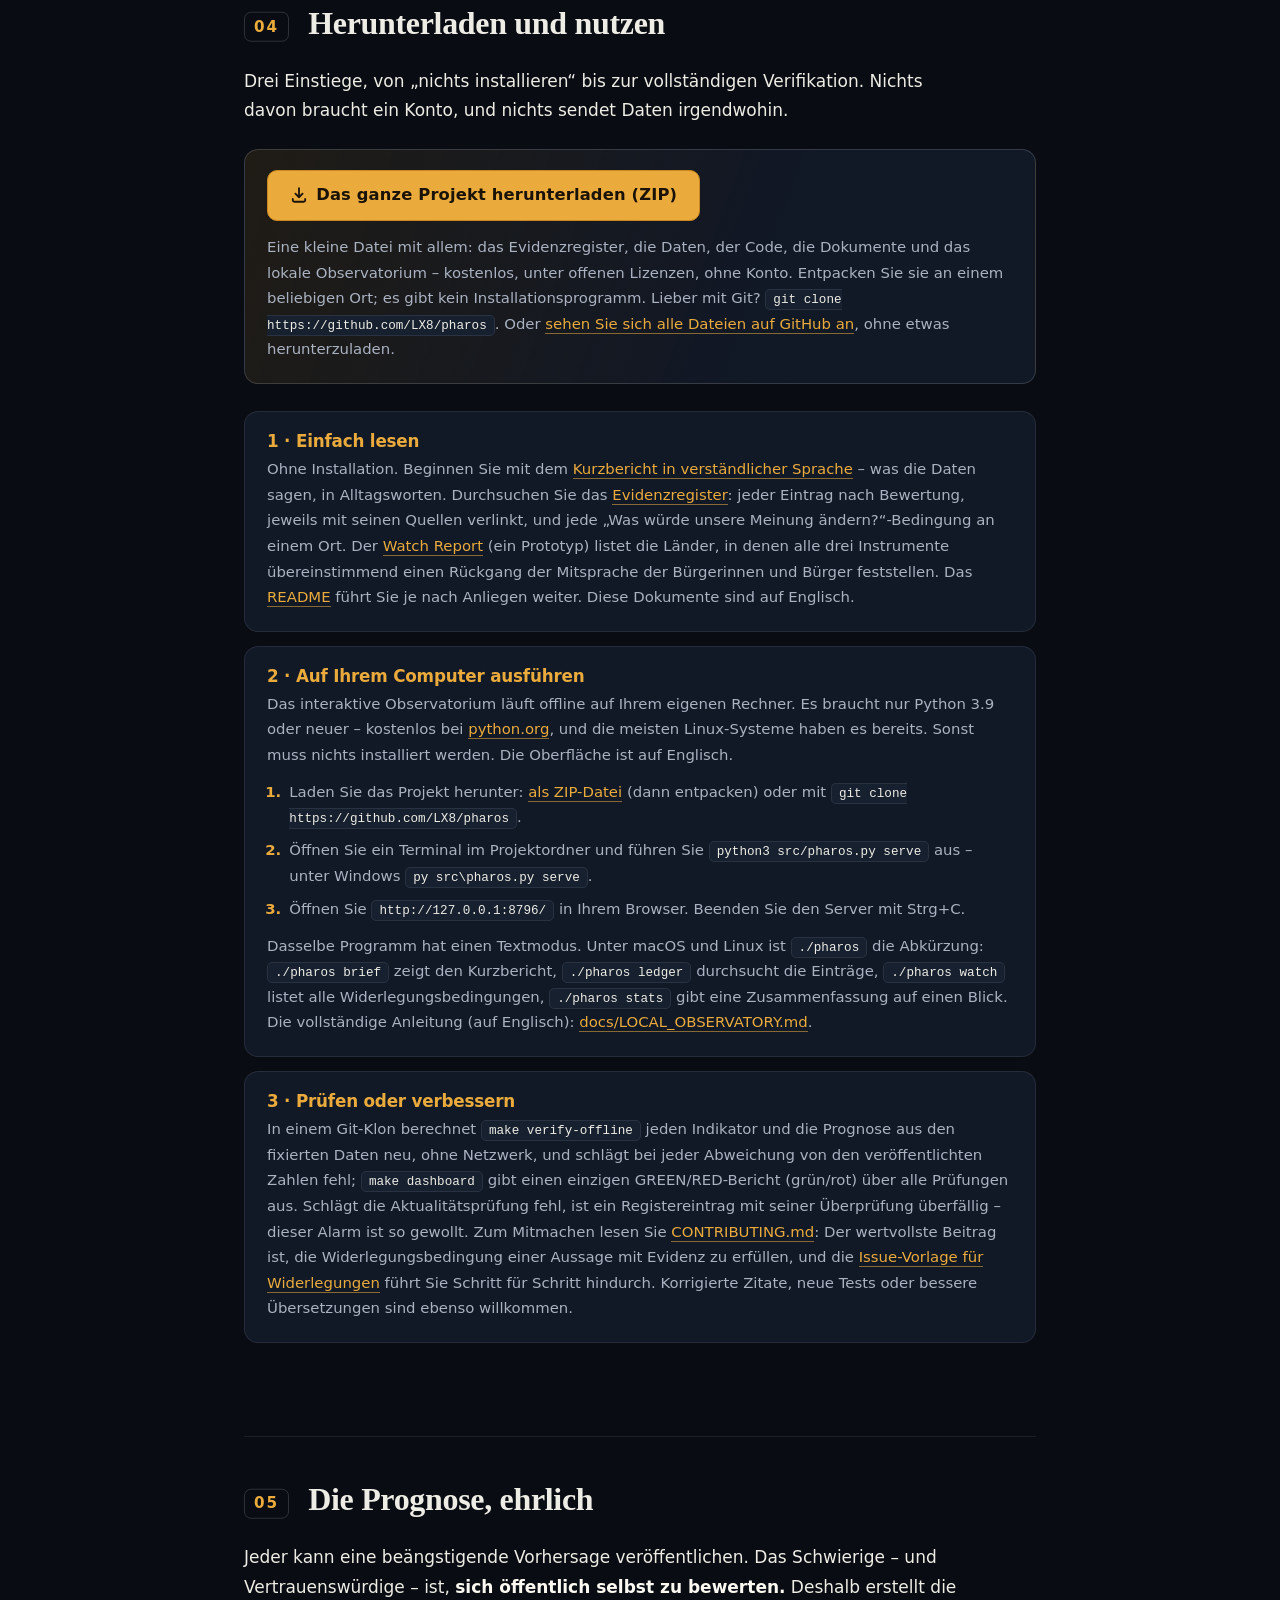
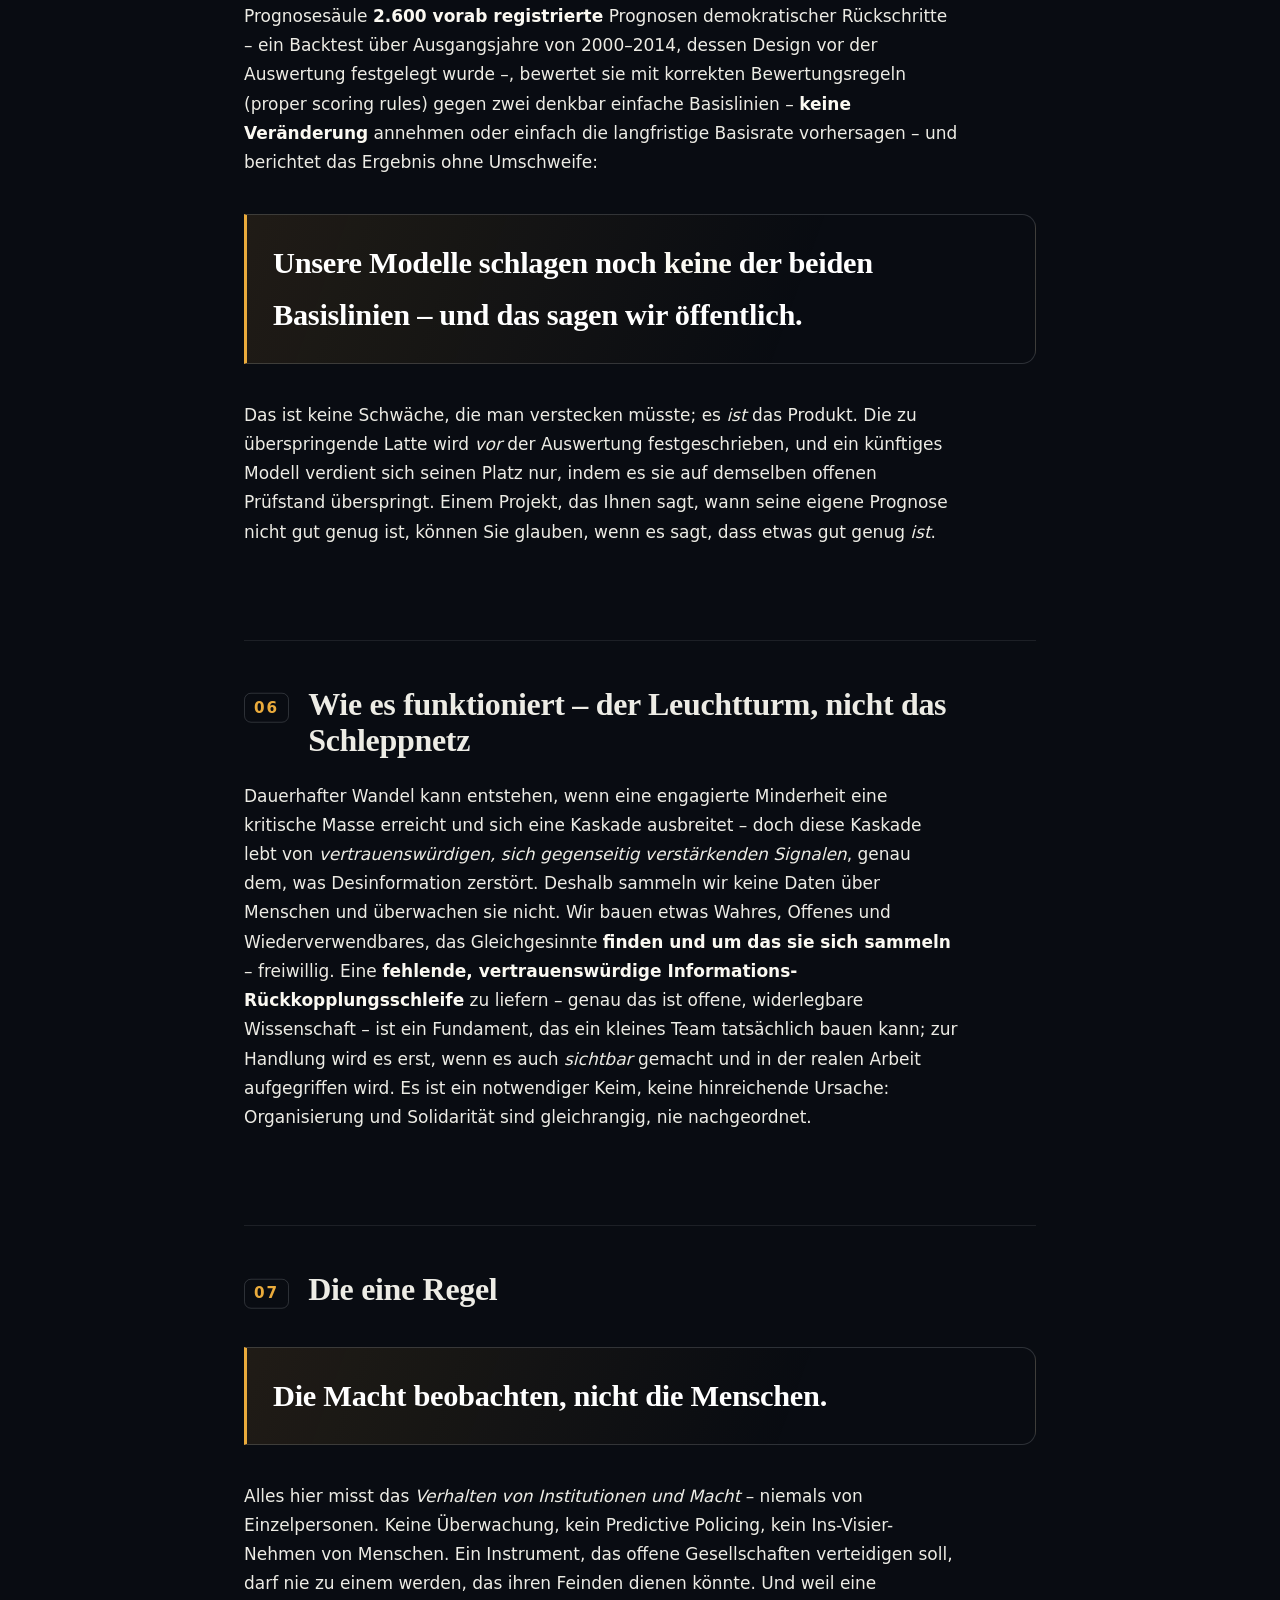
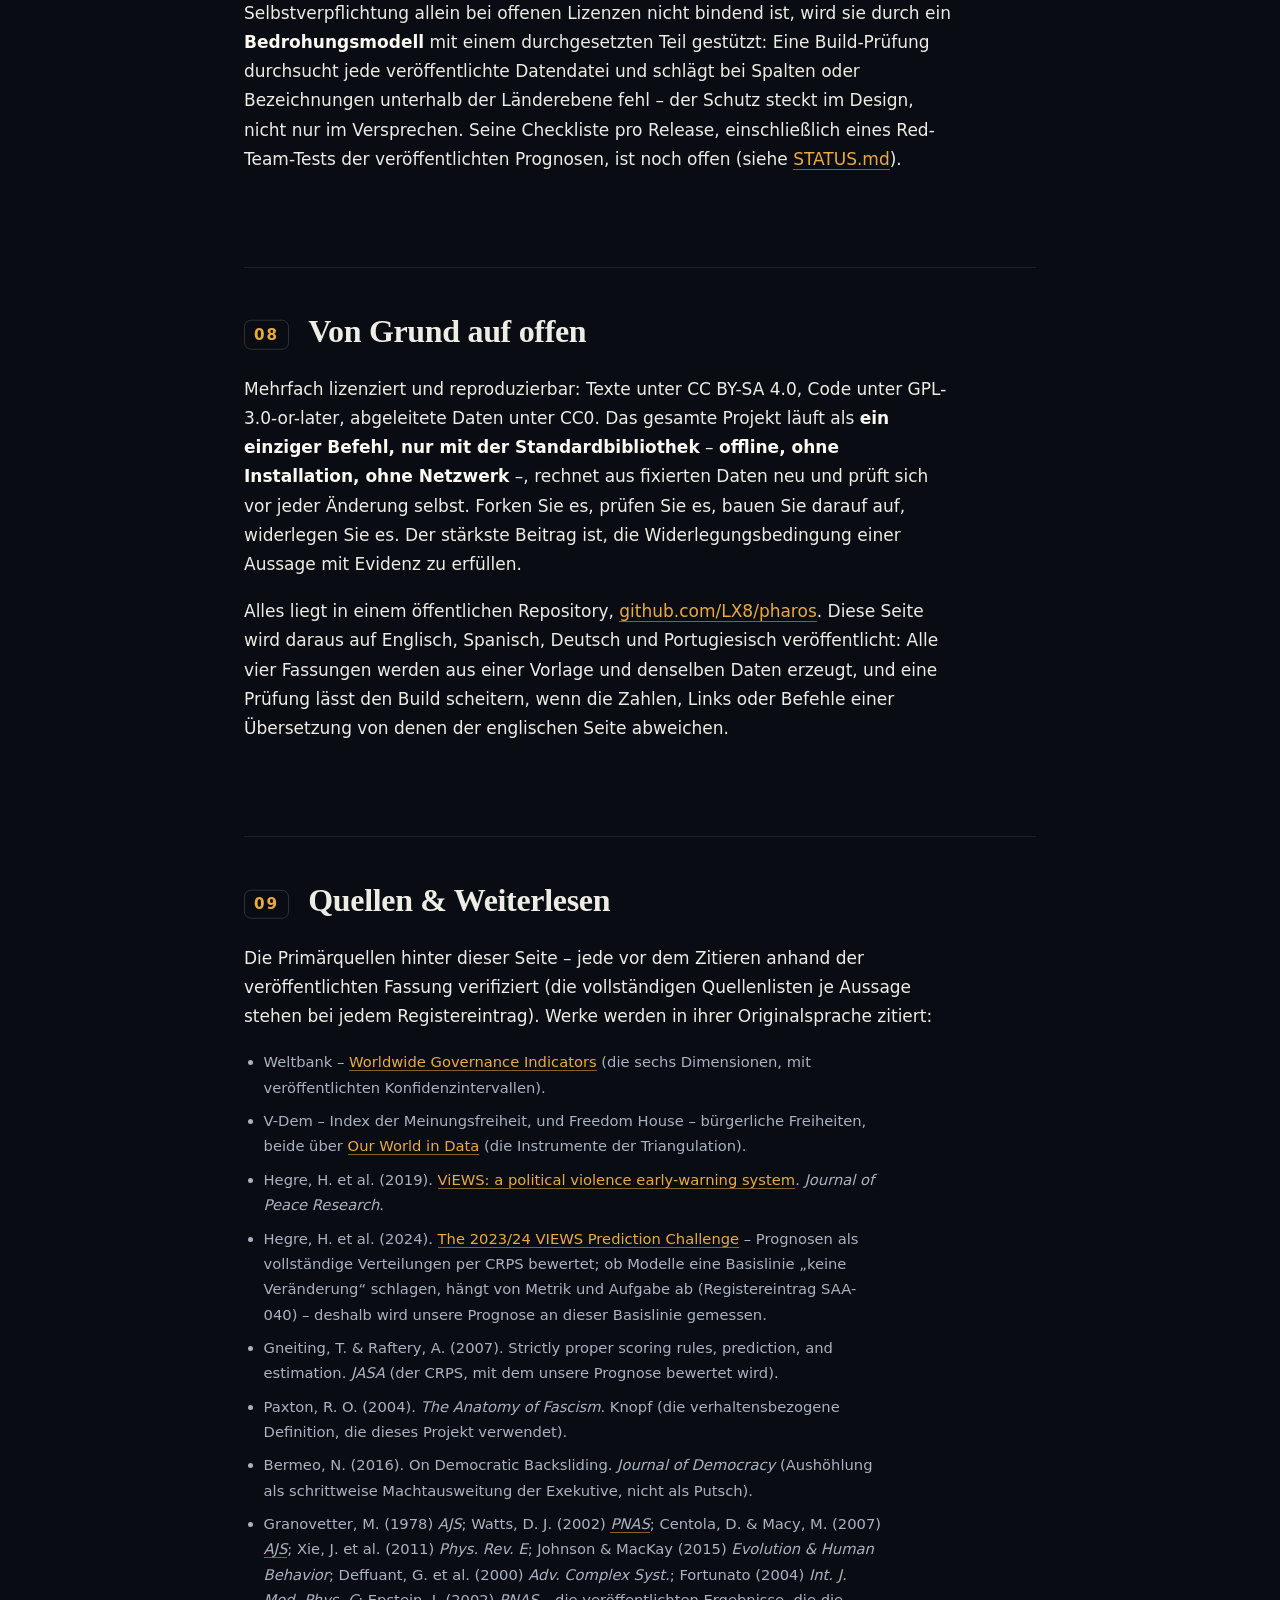
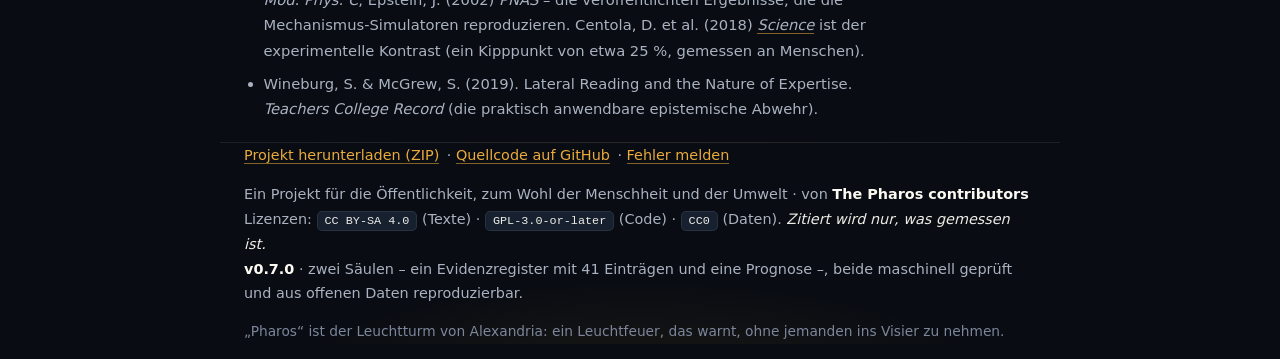
<file: site/de/index.html>
<!DOCTYPE html>
<!--
SPDX-FileCopyrightText: 2026 The Pharos contributors
SPDX-License-Identifier: CC-BY-SA-4.0
GENERATED by src/build_site.py from site/template.html and site/i18n/de.json — do not edit by hand.
Regenerate with `make pages`; the site tests and `make verify-offline` fail if this file goes stale.
The project's public landing page, published with GitHub Pages at https://lx8.github.io/pharos/ (see site/README.md).
-->
<html lang="de">
<head>
  <meta charset="utf-8">
  <meta name="viewport" content="width=device-width, initial-scale=1">
  <meta name="theme-color" content="#090c12">
  <title>Pharos — offene, ehrliche Wissenschaft gegen Autoritarismus</title>
  <meta name="description" content="Pharos ist ein freies, offenes Observatorium demokratischer Widerstandsfähigkeit: ein ehrliches Verzeichnis dessen, was die Forschung über Autoritarismus zeigt, eine Messung, wie sich Regierungsführung in ~204 Ländern verändert, und die genauen Bedingungen, unter denen wir unsere Meinung ändern würden. Die Macht beobachten, nicht die Menschen.">

  <!-- Social card. Without these a shared link unfurls as a bare URL. og:image and twitter:image
       wait for a 1200x630 social-card.png (see the commented block below); when it ships, also add
       it to the staging step and the paths filter in .github/workflows/pages.yml. -->
  <meta property="og:type" content="website">
  <meta property="og:site_name" content="Pharos">
  <meta property="og:locale" content="de_DE">
  <meta property="og:title" content="Pharos — Wissenschaft gegen Autoritarismus, mit der Unsicherheit in der Schlagzeile">
  <meta property="og:description" content="Ein freies, offenes Evidenz-Gemeingut: 88 % der in einem Jahrzehnt gemessenen Veränderung der Regierungsführung liegen im Messrauschen – und das sagen wir zuerst. Bewertet, widerlegbar, offline reproduzierbar. Die Macht beobachten, nicht die Menschen.">
  <!-- 'summary' until social-card.png ships — declaring a large-image card with no image
       renders broken on several platforms; flip it together with the image block below. -->
  <meta name="twitter:card" content="summary">
  <meta name="twitter:title" content="Pharos — Wissenschaft gegen Autoritarismus, mit der Unsicherheit in der Schlagzeile">
  <meta name="twitter:description" content="Ein freies, offenes Evidenz-Gemeingut: 88 % der in einem Jahrzehnt gemessenen Veränderung der Regierungsführung liegen im Messrauschen – und das sagen wir zuerst. Bewertet, widerlegbar, offline reproduzierbar. Die Macht beobachten, nicht die Menschen.">
  <link rel="canonical" href="https://lx8.github.io/pharos/de/">
  <meta property="og:url" content="https://lx8.github.io/pharos/de/">
  <link rel="alternate" hreflang="en" href="https://lx8.github.io/pharos/">
  <link rel="alternate" hreflang="es" href="https://lx8.github.io/pharos/es/">
  <link rel="alternate" hreflang="de" href="https://lx8.github.io/pharos/de/">
  <link rel="alternate" hreflang="pt-BR" href="https://lx8.github.io/pharos/pt/">
  <link rel="alternate" hreflang="x-default" href="https://lx8.github.io/pharos/">
  <!-- When social-card.png ships, uncomment this block and set twitter:card to summary_large_image:
  <meta property="og:image" content="https://lx8.github.io/pharos/social-card.png">
  <meta property="og:image:type" content="image/png">
  <meta property="og:image:width" content="1200">
  <meta property="og:image:height" content="630">
  <meta property="og:image:alt" content="Pharos — most of a decade's measured governance change is within measurement noise.">
  <meta name="twitter:image" content="https://lx8.github.io/pharos/social-card.png">
  -->

  <!-- Favicon: the hero lighthouse mark, inline as a data URI — no extra file, no request. -->
  <link rel="icon" href="data:image/svg+xml,%3Csvg xmlns='http://www.w3.org/2000/svg' viewBox='0 0 24 24'%3E%3Crect width='24' height='24' rx='5' fill='%23090c12'/%3E%3Cg fill='none' stroke='%23eaab3c' stroke-width='1.4' stroke-linejoin='round' stroke-linecap='round'%3E%3Cpath d='M8 21 L10 8 H14 L16 21 Z'/%3E%3Cpath d='M10 12 H14 M9.4 16 H14.6'/%3E%3Crect x='9.6' y='4' width='4.8' height='4' rx='1'/%3E%3Cpath d='M12 4 V1.8'/%3E%3Cpath d='M14.4 5.2 L19 4 M14.4 6.8 L19 8' opacity='.6'/%3E%3C/g%3E%3C/svg%3E">
  <link rel="stylesheet" href="../style.css">
</head>
<body>
  <a class="skip" href="#main">Zum Inhalt springen</a>

  <nav class="lang" aria-label="Sprache">
    <div class="lang-inner"><a href="../" hreflang="en" lang="en">English</a><a href="../es/" hreflang="es" lang="es">Español</a><a href="../de/" hreflang="de" lang="de" aria-current="page">Deutsch</a><a href="../pt/" hreflang="pt-BR" lang="pt-BR">Português</a></div>
  </nav>

  <header class="hero">
    <span class="beam-cone" aria-hidden="true"></span>
    <span class="lamp" aria-hidden="true"></span>
    <div class="wrap">
      <p class="eyebrow">
        <svg class="mark" width="15" height="20" viewBox="0 0 16 20" fill="none" aria-hidden="true">
          <path d="M3.2 19 L5 8 H11 L12.8 19 Z" stroke="currentColor" stroke-width="1.2" stroke-linejoin="round"/>
          <path d="M5 12 H11 M4.2 15.4 H11.8" stroke="currentColor" stroke-width="1.1"/>
          <rect x="5.4" y="4" width="5.2" height="4" rx="1" stroke="currentColor" stroke-width="1.2"/>
          <path d="M8 4 V1.6" stroke="currentColor" stroke-width="1.2" stroke-linecap="round"/>
          <path d="M11 5.4 L15.2 4 M11 6.6 L15.2 8" stroke="currentColor" stroke-width="1" stroke-linecap="round" opacity=".6"/>
        </svg>
        <span>Ein freies, offenes Projekt · für die Öffentlichkeit</span>
      </p>
      <h1>Pharos</h1>
      <p class="subtitle">Wissenschaft gegen Autoritarismus</p>
      <p class="lede">Ein freies, offenes Observatorium dafür, wie es um die Demokratien steht &ndash; aufgebaut auf veröffentlichten Daten, mit der Unsicherheit in der Schlagzeile statt im Kleingedruckten: <b>88&nbsp;%</b> der in einem Jahrzehnt gemessenen Veränderung der Regierungsführung liegen im Messrauschen.</p>
      <p class="rule">Offen entwickelt. <b>Zitiert wird nur, was gemessen ist.</b> Einer einzigen Regel verpflichtet: <b>die Macht beobachten, nicht die Menschen.</b></p>
      <p class="cta">
        <a class="btn btn-primary" href="#plain">Was es ist – in einfachen Worten</a>
        <a class="btn btn-dl" href="https://github.com/LX8/pharos/archive/refs/heads/main.zip">
          <svg class="dl-icon" width="16" height="16" viewBox="0 0 16 16" fill="none" aria-hidden="true"><path d="M8 2v8m0 0L4.8 6.8M8 10l3.2-3.2M2.5 11.5v1.2c0 .7.6 1.3 1.3 1.3h8.4c.7 0 1.3-.6 1.3-1.3v-1.2" stroke="currentColor" stroke-width="1.6" stroke-linecap="round" stroke-linejoin="round"/></svg>
          Projekt herunterladen (ZIP)</a>
        <a class="btn btn-ghost" href="#use">So nutzen Sie es</a>
      </p>
    </div>
  </header>


  <nav class="secnav" aria-label="Abschnitte">
    <div class="secnav-inner">
      <a href="#plain"><span class="secnav-n">01</span>In einfachen Worten</a>
      <a href="#evidence"><span class="secnav-n">02</span>Was die Daten zeigen</a>
      <a href="#inside"><span class="secnav-n">03</span>Was drinsteckt</a>
      <a href="#use"><span class="secnav-n">04</span>Herunterladen &amp; nutzen</a>
      <a href="#forecast"><span class="secnav-n">05</span>Die Prognose, ehrlich</a>
      <a href="#how-it-works"><span class="secnav-n">06</span>Wie es funktioniert</a>
      <a href="#one-rule"><span class="secnav-n">07</span>Die eine Regel</a>
      <a href="#open"><span class="secnav-n">08</span>Von Grund auf offen</a>
      <a href="#sources"><span class="secnav-n">09</span>Quellen &amp; Weiterlesen</a>
    </div>
  </nav>
  <main class="wrap" id="main">

    <h2 id="plain"><span class="num" aria-hidden="true">01</span>In einfachen Worten</h2>
    <p>Pharos ist ein öffentliches Projekt, das zwei Dinge tut. Es <b>führt ein ehrliches Verzeichnis dessen, was die Forschung über Autoritarismus zeigt</b> &ndash; wie er wächst, was ihn nährt, wie Gesellschaften ihm widerstanden haben &ndash;, und es <b>misst, wie sich demokratische Regierungsführung weltweit verändert</b>: aus veröffentlichten Daten und mit offengelegten Fehlerbalken. Alles ist offen: die Daten, der Code, die Begründungen und die Korrekturen.</p>
    <p>Es ist ein Leuchtturm, kein Schleppnetz: Es beobachtet Regierungen und Institutionen, niemals Einzelpersonen. Das Projekt erhebt nichts über seine Leserinnen und Leser &ndash; kein Konto, keine Analyse-Tools, keine Skripte auf dieser Seite &ndash;, und das gesamte Projekt läuft offline auf Ihrem eigenen Computer.</p>
    <p>Es richtet sich an alle, die eine nüchterne Einordnung statt Panik oder Verleugnung suchen: an Bürgerinnen und Bürger; an Medienschaffende, Lehrkräfte und Studierende, die überprüfbare Quellen brauchen; an Forschende sowie Entwicklerinnen und Entwickler, die die Ergebnisse nachrechnen, anfechten oder weiterentwickeln wollen.</p>
    <h3 class="sub">Was es nicht ist</h3>
    <ul class="plain">
      <li><b>Keine Vorhersagemaschine.</b> Seine Prognose demokratischer Rückschritte schlägt die einfachste Annahme &ndash; „nichts ändert sich“ &ndash; noch nicht, und es sagt das offen (siehe &sect;&nbsp;05).</li>
      <li><b>Kein Überwachungswerkzeug.</b> Es werden keine Daten auf Personenebene veröffentlicht, und eine automatische Prüfung lässt den Build bei allen Daten unterhalb der Länderebene scheitern (&sect;&nbsp;07).</li>
      <li><b>Nicht parteipolitisch.</b> Untersucht wird der Mechanismus &ndash; wie sich Aushöhlung und Widerstand ausbreiten &ndash;, nicht eine Partei, ein Land oder eine Führungsperson.</li>
      <li><b>Nicht fertig.</b> Version 0.7.0, ohne Finanzierung und unabhängig; die noch offenen Zusagen stehen in <a href="https://github.com/LX8/pharos/blob/main/STATUS.md">STATUS.md</a>.</li>
    </ul>

    <h2 id="evidence"><span class="num" aria-hidden="true">02</span>Was die Daten zeigen</h2>
    <p>Wir haben die demokratische Regierungsführung in sechs Dimensionen der Weltbank für ~204 Länder gemessen, 2014&ndash;2024 &ndash; und die Unsicherheit dabei behalten. Die ehrliche Schlagzeile ist enger und nützlicher als das übliche Entweder-Untergang-oder-Leugnung:</p>

    <div class="finding">
      <div class="finding-head">
        <div class="bignum">88<span>%</span></div>
        <p class="finding-sub">der ~1.200 Veränderungen je Land und Dimension liegen <b>im Messrauschen</b> &ndash; der größte Teil der Welt hat sich in einem Jahrzehnt nicht messbar bewegt.</p>
      </div>
      <div class="bar" role="img" aria-label="Von allen Veränderungen der Regierungsführung: 88 % im Messrauschen, etwa 7 % echte Verschlechterungen, etwa 4 % echte Verbesserungen.">
        <span class="seg seg-noise"   style="width:88.4%"></span>
        <span class="seg seg-decline" style="width:7.2%"></span>
        <span class="seg seg-improve" style="width:4.4%"></span>
      </div>
      <ul class="legend">
        <li><i class="sw sw-noise"></i> Im Rauschen</li>
        <li><i class="sw sw-decline"></i> Echte Verschlechterungen (überwiegen die Verbesserungen 88:54)</li>
        <li><i class="sw sw-improve"></i> Echte Verbesserungen</li>
      </ul>
      <p class="finding-note">Bei den Veränderungen, die <em>tatsächlich</em> echt sind, <b>konzentriert sich die Aushöhlung auf einen Bereich: Mitsprache und Verantwortlichkeit</b> (Voice &amp; Accountability) &ndash; freie Meinungsäußerung, freie Medien, Beteiligung, die Rechenschaftspflicht der Macht.</p>
    </div>

    <p>Wir markieren eine Veränderung <em>nur</em>, wenn sie ihr 90-%-Konfidenzintervall überschreitet &ndash; und der Rückgang der Mitsprache besteht auch die strengere 95-%-Schwelle. Und wir verlangen nicht, dass Sie einer einzelnen Zahl vertrauen: Wir stellen dieselbe Frage an <b>drei Instrumente</b> (Weltbank, V-Dem und Freedom House &ndash; überlappend, nicht unabhängig: V-Dem fließt in das Aggregat der Weltbank ein) und veröffentlichen, <b>wo sie übereinstimmen und wo sie sich widersprechen</b>. Jedes Instrument, das eine signifikante Veränderung verzeichnet, zeigt in <b>45 Ländern</b> übereinstimmend einen Rückgang der Mitsprache &ndash; keines widerspricht &ndash;, und in <b>26</b> davon ist jedes der drei für sich allein signifikant; die wenigen Fälle echter Uneinigkeit werden als Konflikte markiert und nie zu einem falschen Konsens gemittelt. Eine manipulierte einzelne, nicht überlappende Quelle zeigt sich als Konflikt, nicht als saubere Zahl.</p>

    <details class="fold">
      <summary>Wie die Messung funktioniert – in einem Absatz</summary>
      <p>Für jedes Land und jede Dimension nehmen wir die Veränderung des veröffentlichten Werts auf der Skala 0&ndash;100 von 2014 bis 2024. Die Weltbank veröffentlicht zu jedem Wert ein 90-%-Konfidenzintervall; daraus leiten wir den Standardfehler ab und prüfen die Veränderung mit einem zweiseitigen z-Test. <em>Verschlechterung</em> oder <em>Verbesserung</em> markieren wir nur, wenn die Veränderung größer ist, als die kombinierte Messunsicherheit erlaubt. Bewusst konservativ: Alles Kleinere bleibt unmarkiert, weil es Rauschen sein könnte. Der Befund zur Mitsprache wird zweimal zusätzlich geprüft &ndash; er besteht die strengere 95-%-Schwelle und ein alternatives Zeitfenster &ndash;, und die vollständige Methode, der Code und die Daten liegen im Repository, offline mit einem Befehl reproduzierbar.</p>
    </details>

    <h2 id="inside"><span class="num" aria-hidden="true">03</span>Was drinsteckt</h2>
    <p>Ein <b>offenes, reproduzierbares Evidenz-Gemeingut</b> &ndash; kein Dashboard voller Meinungen. Jede Aussage trägt ihre Bewertung und die genaue Bedingung, unter der sie zurückgezogen würde.</p>
    <div class="grid">
      <div class="card"><h3>Das Evidenzregister</h3><p>41 bewertete, widerlegbare Evidenzeinträge &ndash; 20 <span class="grade g-robust">ROBUST</span> &middot; 19 <span class="grade g-contested">CONTESTED</span> &middot; 1 <span class="grade g-refuted">REFUTED</span> &middot; 1 <span class="grade g-open">OPEN</span> &ndash;, jeder mit einer vorab registrierten Widerlegungsbedingung und einer maschinell geprüften Struktur. Eine generierte Liste sammelt alle diese Bedingungen an einem Ort, und wenn ein Eintrag seinen Überprüfungstermin überschreitet, schlägt der Alarm laut an, nicht still.</p></div>
      <div class="card"><h3>Die Indikatoren</h3><p>Die Veränderung der Regierungsführung in sechs Dimensionen, mit ehrlicher Unsicherheit berechnet; Mitsprache und Verantwortlichkeit wird mit V-Dem und Freedom House <em>trianguliert</em>, um Abweichungen zu veröffentlichen &ndash; nie einen einzigen Wert.</p></div>
      <div class="card"><h3>Die Prognose</h3><p>Eine Kalibrierungsschicht, keine Heldenvorhersage: vorab registrierte Prognosen demokratischer Rückschritte, gemessen an der Basislinie „keine Veränderung“ &ndash; ehrlich genug, um zu sagen, dass sie diese Basislinie <em>noch</em> nicht schlägt (siehe &sect;&nbsp;05).</p></div>
      <div class="card"><h3>Die Simulatoren</h3><p>Sieben validierte Mechanismen sozialen Wandels &ndash; jeder reproduziert ein <em>veröffentlichtes</em> Ergebnis per Unit-Test (Schwellen- und Netzwerkkaskaden, der Kipppunkt einer engagierten Minderheit, umgekehrte Dominanz, komplexe Ansteckung, der Legitimitäts-Kipppunkt und Meinungsdynamik mit begrenztem Vertrauen).</p></div>
      <div class="card"><h3>Selbstprüfung</h3><p>Jede Kernzahl wird maschinell geprüft &ndash; Struktur, Aktualität, ein Schutz gegen Übertreibung, eine Prüfung der Zählkonsistenz und eine <em>räumliche Untergrenze</em>, die den Build bei Datenspalten oder -bezeichnungen unterhalb der Länderebene scheitern lässt &ndash;, alles offline reproduzierbar, mit einem Befehl, ohne Netzwerk. Über diese Prüfungen hinaus wurde das gesamte Korpus adversarial begutachtet: jedes Zitat im Netz verifiziert, jede tragende Formel unabhängig neu implementiert (5 von 6 bitgenau; die sechste deckte einen Rundungsfehler auf, der inzwischen behoben ist).</p></div>
      <div class="card"><h3>Was&nbsp;getestet&nbsp;ist</h3><p>Eine Stufenkarte jeder tragenden Aussage, von maschinell verifiziert bis ehrlich untestbar. Nichts beansprucht eine Stufe, die es sich nicht verdient hat.</p></div>
    </div>

    <details class="fold">
      <summary>Was die Bewertungen bedeuten – und was unsere Meinung ändern würde</summary>
      <dl class="grades">
        <dt><span class="grade g-robust">ROBUST</span></dt>
        <dd>Gegen Primärquellen verifiziert; unbestritten oder über unabhängige Evidenzlinien hinweg übereinstimmend.</dd>
        <dt><span class="grade g-contested">CONTESTED</span></dt>
        <dd>Echte Evidenz auf beiden Seiten &ndash; gescheiterte Replikationen oder ein ungeklärter Fachstreit. Als offene Debatte dargestellt, nicht als entschieden.</dd>
        <dt><span class="grade g-refuted">REFUTED</span></dt>
        <dd>Besteht die Verifikation nicht. Bleibt im Register, damit niemand ein zweites Mal darauf aufbaut.</dd>
        <dt><span class="grade g-open">OPEN</span></dt>
        <dd>Die Evidenz beantwortet die Frage noch nicht &ndash; und das sagen wir.</dd>
      </dl>
      <p>Jeder Eintrag registriert außerdem vorab seine <b>Widerlegungsbedingung</b> &ndash; die konkrete Beobachtung, die ihn herabstufen würde. Wird eine solche Bedingung mit Evidenz erfüllt, ändert sich die Bewertung: öffentlich, datiert und mit Nennung der Beitragenden. Das ist der Unterschied zwischen einem Evidenz-Gemeingut und Interessenvertretung.</p>
    </details>

    <details class="fold">
      <summary>Wie Sie uns prüfen können – ohne uns zu vertrauen</summary>
      <p>Vertrauen sollte <em>überprüfbar</em> sein, nicht erbeten. Die Signale, jedes offline auf Ihrem eigenen Rechner überprüfbar: <b>Selbstkorrektur, öffentlich dokumentiert</b> &ndash; eine REFUTED-Bewertung, die sichtbar bleibt, eine Prognose, deren veröffentlichte Schlagzeile ihr eigenes negatives Ergebnis ist, und adversariale Prüfrunden, deren Befunde gegen <em>unsere eigene Arbeit</em> samt Korrekturen dokumentiert sind. <b>Bytegenaue Reproduktion</b> &ndash; ein Befehl berechnet alles aus fixierten Datenständen ohne Netzwerk neu und schlägt fehl, wenn Code, Daten und die im Text festgehaltenen Zahlen auseinanderlaufen. <b>Vorab registrierte Widerlegbarkeit</b> &ndash; das „Was würde unsere Meinung ändern?“ jedes Eintrags, gesammelt in einer Liste. <b>Unsicherheit als Schlagzeile</b> &ndash; das Grundrauschen ist die prominenteste Zahl, die wir veröffentlichen, und Uneinigkeit zwischen Instrumenten wird offengelegt, nie vermischt. <b>Kein Geldgeber, dem man gefallen muss</b> &ndash; derzeit ohne Finanzierung und unabhängig; sollte sich das je ändern, wird es zuerst offengelegt.</p>
      <p>Die vollständige Liste, mit einem Prüfbefehl pro Signal, liegt im Repository als <a href="https://github.com/LX8/pharos/blob/main/docs/TRUST_SIGNALS.md"><code>docs/TRUST_SIGNALS.md</code></a>. Die Ein-Befehl-Version: <code>make verify-offline</code>.</p>
    </details>

    <details class="fold">
      <summary>Die Methode, angewandt auf die Behauptungen anderer</summary>
      <p>Wir legen an uns denselben Maßstab an wie an andere &ndash; adversarial, jedes Argument in seiner stärksten Form, mit Bewertung. Als Beispiel haben wir die Verifikation auf eine bekannte Reihe öffentlicher Behauptungen angewandt: Von Graham Hancocks zehn Hauptthesen wurden <b>0 gestützt und 5 widerlegt</b> &ndash; bei fairer Anerkennung der wenigen echten Punkte, in denen die etablierte Wissenschaft nachjustieren musste. Das Produkt ist die Disziplin, nicht das Urteil.</p>
    </details>

    <h2 id="use"><span class="num" aria-hidden="true">04</span>Herunterladen und nutzen</h2>
    <p>Drei Einstiege, von „nichts installieren“ bis zur vollständigen Verifikation. Nichts davon braucht ein Konto, und nichts sendet Daten irgendwohin.</p>
    <div class="download" id="download">
      <a class="btn btn-primary btn-big" href="https://github.com/LX8/pharos/archive/refs/heads/main.zip">
        <svg class="dl-icon" width="18" height="18" viewBox="0 0 16 16" fill="none" aria-hidden="true"><path d="M8 2v8m0 0L4.8 6.8M8 10l3.2-3.2M2.5 11.5v1.2c0 .7.6 1.3 1.3 1.3h8.4c.7 0 1.3-.6 1.3-1.3v-1.2" stroke="currentColor" stroke-width="1.6" stroke-linecap="round" stroke-linejoin="round"/></svg>
        Das ganze Projekt herunterladen (ZIP)</a>
      <p>Eine kleine Datei mit allem: das Evidenzregister, die Daten, der Code, die Dokumente und das lokale Observatorium &ndash; kostenlos, unter offenen Lizenzen, ohne Konto. Entpacken Sie sie an einem beliebigen Ort; es gibt kein Installationsprogramm. Lieber mit Git? <code>git clone https://github.com/LX8/pharos</code>. Oder <a href="https://github.com/LX8/pharos">sehen Sie sich alle Dateien auf GitHub an</a>, ohne etwas herunterzuladen.</p>
    </div>
    <div class="paths">
      <div class="card path">
        <h3>1 · Einfach lesen</h3>
        <p>Ohne Installation. Beginnen Sie mit dem <a href="https://github.com/LX8/pharos/blob/main/docs/BRIEF.md">Kurzbericht in verständlicher Sprache</a> &ndash; was die Daten sagen, in Alltagsworten. Durchsuchen Sie das <a href="https://github.com/LX8/pharos/blob/main/ledger/INDEX.md">Evidenzregister</a>: jeder Eintrag nach Bewertung, jeweils mit seinen Quellen verlinkt, und jede „Was würde unsere Meinung ändern?“-Bedingung an einem Ort. Der <a href="https://github.com/LX8/pharos/blob/main/docs/WATCH_REPORT.md">Watch Report</a> (ein Prototyp) listet die Länder, in denen alle drei Instrumente übereinstimmend einen Rückgang der Mitsprache der Bürgerinnen und Bürger feststellen. Das <a href="https://github.com/LX8/pharos">README</a> führt Sie je nach Anliegen weiter. Diese Dokumente sind auf Englisch.</p>
      </div>
      <div class="card path">
        <h3>2 · Auf Ihrem Computer ausführen</h3>
        <p>Das interaktive Observatorium läuft offline auf Ihrem eigenen Rechner. Es braucht nur Python 3.9 oder neuer &ndash; kostenlos bei <a href="https://www.python.org/downloads/">python.org</a>, und die meisten Linux-Systeme haben es bereits. Sonst muss nichts installiert werden. Die Oberfläche ist auf Englisch.</p>
        <ol class="steps">
          <li>Laden Sie das Projekt herunter: <a href="https://github.com/LX8/pharos/archive/refs/heads/main.zip">als ZIP-Datei</a> (dann entpacken) oder mit <code>git clone https://github.com/LX8/pharos</code>.</li>
          <li>Öffnen Sie ein Terminal im Projektordner und führen Sie <code>python3 src/pharos.py serve</code> aus &ndash; unter Windows <code>py src\pharos.py serve</code>.</li>
          <li>Öffnen Sie <code>http://127.0.0.1:8796/</code> in Ihrem Browser. Beenden Sie den Server mit Strg+C.</li>
        </ol>
        <p>Dasselbe Programm hat einen Textmodus. Unter macOS und Linux ist <code>./pharos</code> die Abkürzung: <code>./pharos brief</code> zeigt den Kurzbericht, <code>./pharos ledger</code> durchsucht die Einträge, <code>./pharos watch</code> listet alle Widerlegungsbedingungen, <code>./pharos stats</code> gibt eine Zusammenfassung auf einen Blick. Die vollständige Anleitung (auf Englisch): <a href="https://github.com/LX8/pharos/blob/main/docs/LOCAL_OBSERVATORY.md">docs/LOCAL_OBSERVATORY.md</a>.</p>
      </div>
      <div class="card path">
        <h3>3 · Prüfen oder verbessern</h3>
        <p>In einem Git-Klon berechnet <code>make verify-offline</code> jeden Indikator und die Prognose aus den fixierten Daten neu, ohne Netzwerk, und schlägt bei jeder Abweichung von den veröffentlichten Zahlen fehl; <code>make dashboard</code> gibt einen einzigen GREEN/RED-Bericht (grün/rot) über alle Prüfungen aus. Schlägt die Aktualitätsprüfung fehl, ist ein Registereintrag mit seiner Überprüfung überfällig &ndash; dieser Alarm ist so gewollt. Zum Mitmachen lesen Sie <a href="https://github.com/LX8/pharos/blob/main/CONTRIBUTING.md">CONTRIBUTING.md</a>: Der wertvollste Beitrag ist, die Widerlegungsbedingung einer Aussage mit Evidenz zu erfüllen, und die <a href="https://github.com/LX8/pharos/issues/new/choose">Issue-Vorlage für Widerlegungen</a> führt Sie Schritt für Schritt hindurch. Korrigierte Zitate, neue Tests oder bessere Übersetzungen sind ebenso willkommen.</p>
      </div>
    </div>

    <h2 id="forecast"><span class="num" aria-hidden="true">05</span>Die Prognose, ehrlich</h2>
    <p>Jeder kann eine beängstigende Vorhersage veröffentlichen. Das Schwierige &ndash; und Vertrauenswürdige &ndash; ist, <b>sich öffentlich selbst zu bewerten.</b> Deshalb erstellt die Prognosesäule <b>2.600 vorab registrierte</b> Prognosen demokratischer Rückschritte &ndash; ein Backtest über Ausgangsjahre von 2000&ndash;2014, dessen Design vor der Auswertung festgelegt wurde &ndash;, bewertet sie mit korrekten Bewertungsregeln (proper scoring rules) gegen zwei denkbar einfache Basislinien &ndash; <b>keine Veränderung</b> annehmen oder einfach die langfristige Basisrate vorhersagen &ndash; und berichtet das Ergebnis ohne Umschweife:</p>
    <blockquote>Unsere Modelle schlagen noch <b>keine</b> der beiden Basislinien &ndash; und das sagen wir öffentlich.</blockquote>
    <p>Das ist keine Schwäche, die man verstecken müsste; es <em>ist</em> das Produkt. Die zu überspringende Latte wird <em>vor</em> der Auswertung festgeschrieben, und ein künftiges Modell verdient sich seinen Platz nur, indem es sie auf demselben offenen Prüfstand überspringt. Einem Projekt, das Ihnen sagt, wann seine eigene Prognose nicht gut genug ist, können Sie glauben, wenn es sagt, dass etwas gut genug <em>ist</em>.</p>

    <h2 id="how-it-works"><span class="num" aria-hidden="true">06</span>Wie es funktioniert – der Leuchtturm, nicht das Schleppnetz</h2>
    <p>Dauerhafter Wandel kann entstehen, wenn eine engagierte Minderheit eine kritische Masse erreicht und sich eine Kaskade ausbreitet &ndash; doch diese Kaskade lebt von <em>vertrauenswürdigen, sich gegenseitig verstärkenden Signalen</em>, genau dem, was Desinformation zerstört. Deshalb sammeln wir keine Daten über Menschen und überwachen sie nicht. Wir bauen etwas Wahres, Offenes und Wiederverwendbares, das Gleichgesinnte <b>finden und um das sie sich sammeln</b> &ndash; freiwillig. Eine <b>fehlende, vertrauenswürdige Informations-Rückkopplungsschleife</b> zu liefern &ndash; genau das ist offene, widerlegbare Wissenschaft &ndash; ist ein Fundament, das ein kleines Team tatsächlich bauen kann; zur Handlung wird es erst, wenn es auch <em>sichtbar</em> gemacht und in der realen Arbeit aufgegriffen wird. Es ist ein notwendiger Keim, keine hinreichende Ursache: Organisierung und Solidarität sind gleichrangig, nie nachgeordnet.</p>

    <h2 id="one-rule"><span class="num" aria-hidden="true">07</span>Die eine Regel</h2>
    <blockquote>Die Macht beobachten, nicht die Menschen.</blockquote>
    <p>Alles hier misst das <em>Verhalten von Institutionen und Macht</em> &ndash; niemals von Einzelpersonen. Keine Überwachung, kein Predictive Policing, kein Ins-Visier-Nehmen von Menschen. Ein Instrument, das offene Gesellschaften verteidigen soll, darf nie zu einem werden, das ihren Feinden dienen könnte. Und weil eine Selbstverpflichtung allein bei offenen Lizenzen nicht bindend ist, wird sie durch ein <b>Bedrohungsmodell</b> mit einem durchgesetzten Teil gestützt: Eine Build-Prüfung durchsucht jede veröffentlichte Datendatei und schlägt bei Spalten oder Bezeichnungen unterhalb der Länderebene fehl &ndash; der Schutz steckt im Design, nicht nur im Versprechen. Seine Checkliste pro Release, einschließlich eines Red-Team-Tests der veröffentlichten Prognosen, ist noch offen (siehe <a href="https://github.com/LX8/pharos/blob/main/STATUS.md">STATUS.md</a>).</p>

    <h2 id="open"><span class="num" aria-hidden="true">08</span>Von Grund auf offen</h2>
    <p>Mehrfach lizenziert und reproduzierbar: Texte unter CC&nbsp;BY-SA&nbsp;4.0, Code unter GPL-3.0-or-later, abgeleitete Daten unter CC0. Das gesamte Projekt läuft als <b>ein einziger Befehl, nur mit der Standardbibliothek</b> &ndash; <b>offline, ohne Installation, ohne Netzwerk</b> &ndash;, rechnet aus fixierten Daten neu und prüft sich vor jeder Änderung selbst. Forken Sie es, prüfen Sie es, bauen Sie darauf auf, widerlegen Sie es. Der stärkste Beitrag ist, die Widerlegungsbedingung einer Aussage mit Evidenz zu erfüllen.</p>
    <p>Alles liegt in einem öffentlichen Repository, <a href="https://github.com/LX8/pharos">github.com/LX8/pharos</a>. Diese Seite wird daraus auf Englisch, Spanisch, Deutsch und Portugiesisch veröffentlicht: Alle vier Fassungen werden aus einer Vorlage und denselben Daten erzeugt, und eine Prüfung lässt den Build scheitern, wenn die Zahlen, Links oder Befehle einer Übersetzung von denen der englischen Seite abweichen.</p>

    <h2 id="sources"><span class="num" aria-hidden="true">09</span>Quellen &amp; Weiterlesen</h2>
    <p>Die Primärquellen hinter dieser Seite &ndash; jede vor dem Zitieren anhand der veröffentlichten Fassung verifiziert (die vollständigen Quellenlisten je Aussage stehen bei jedem Registereintrag). Werke werden in ihrer Originalsprache zitiert:</p>
    <ul class="refs">
      <li>Weltbank &ndash; <a href="https://www.worldbank.org/en/publication/worldwide-governance-indicators" rel="noopener">Worldwide Governance Indicators</a> (die sechs Dimensionen, mit veröffentlichten Konfidenzintervallen).</li>
      <li>V-Dem &ndash; Index der Meinungsfreiheit, und Freedom House &ndash; bürgerliche Freiheiten, beide über <a href="https://ourworldindata.org" rel="noopener">Our World in Data</a> (die Instrumente der Triangulation).</li>
      <li>Hegre, H. et&nbsp;al. (2019). <a href="https://journals.sagepub.com/doi/full/10.1177/0022343319823860" rel="noopener">ViEWS: a political violence early-warning system</a>. <em>Journal of Peace Research</em>.</li>
      <li>Hegre, H. et&nbsp;al. (2024). <a href="https://arxiv.org/abs/2407.11045" rel="noopener">The 2023/24 VIEWS Prediction Challenge</a> &ndash; Prognosen als vollständige Verteilungen per CRPS bewertet; ob Modelle eine Basislinie „keine Veränderung“ schlagen, hängt von Metrik und Aufgabe ab (Registereintrag SAA-040) &ndash; deshalb wird unsere Prognose an dieser Basislinie gemessen.</li>
      <li>Gneiting, T. &amp; Raftery, A. (2007). Strictly proper scoring rules, prediction, and estimation. <em>JASA</em> (der CRPS, mit dem unsere Prognose bewertet wird).</li>
      <li>Paxton, R. O. (2004). <em>The Anatomy of Fascism</em>. Knopf (die verhaltensbezogene Definition, die dieses Projekt verwendet).</li>
      <li>Bermeo, N. (2016). On Democratic Backsliding. <em>Journal of Democracy</em> (Aushöhlung als schrittweise Machtausweitung der Exekutive, nicht als Putsch).</li>
      <li>Granovetter, M. (1978) <em>AJS</em>; Watts, D. J. (2002) <a href="https://www.pnas.org/doi/10.1073/pnas.082090499" rel="noopener"><em>PNAS</em></a>; Centola, D. &amp; Macy, M. (2007) <a href="https://www.journals.uchicago.edu/doi/10.1086/521848" rel="noopener"><em>AJS</em></a>; Xie, J. et&nbsp;al. (2011) <em>Phys. Rev. E</em>; Johnson &amp; MacKay (2015) <em>Evolution &amp; Human Behavior</em>; Deffuant, G. et&nbsp;al. (2000) <em>Adv. Complex Syst.</em>; Fortunato (2004) <em>Int. J. Mod. Phys. C</em>; Epstein, J. (2002) <em>PNAS</em> &ndash; die veröffentlichten Ergebnisse, die die Mechanismus-Simulatoren reproduzieren. Centola, D. et&nbsp;al. (2018) <a href="https://www.science.org/doi/10.1126/science.aas8827" rel="noopener"><em>Science</em></a> ist der experimentelle Kontrast (ein Kipppunkt von etwa 25&nbsp;%, gemessen an Menschen).</li>
      <li>Wineburg, S. &amp; McGrew, S. (2019). Lateral Reading and the Nature of Expertise. <em>Teachers College Record</em> (die praktisch anwendbare epistemische Abwehr).</li>
    </ul>

  </main>

  <footer class="wrap">
    <p class="links"><a href="https://github.com/LX8/pharos/archive/refs/heads/main.zip">Projekt herunterladen (ZIP)</a> &middot; <a href="https://github.com/LX8/pharos">Quellcode auf GitHub</a> &middot; <a href="https://github.com/LX8/pharos/issues/new/choose">Fehler melden</a></p>
    <p class="lic">Ein Projekt für die Öffentlichkeit, zum Wohl der Menschheit und der Umwelt &middot; von <b>The Pharos contributors</b><br>Lizenzen: <code>CC&nbsp;BY-SA&nbsp;4.0</code> (Texte) &middot; <code>GPL-3.0-or-later</code> (Code) &middot; <code>CC0</code> (Daten). <em>Zitiert wird nur, was gemessen ist.</em><br><b>v0.7.0</b> &middot; zwei Säulen &ndash; ein Evidenzregister mit 41 Einträgen und eine Prognose &ndash;, beide maschinell geprüft und aus offenen Daten reproduzierbar.</p>
    <p class="small">„Pharos“ ist der Leuchtturm von Alexandria: ein Leuchtfeuer, das warnt, ohne jemanden ins Visier zu nehmen.</p>
  </footer>
</body>
</html>
</file>
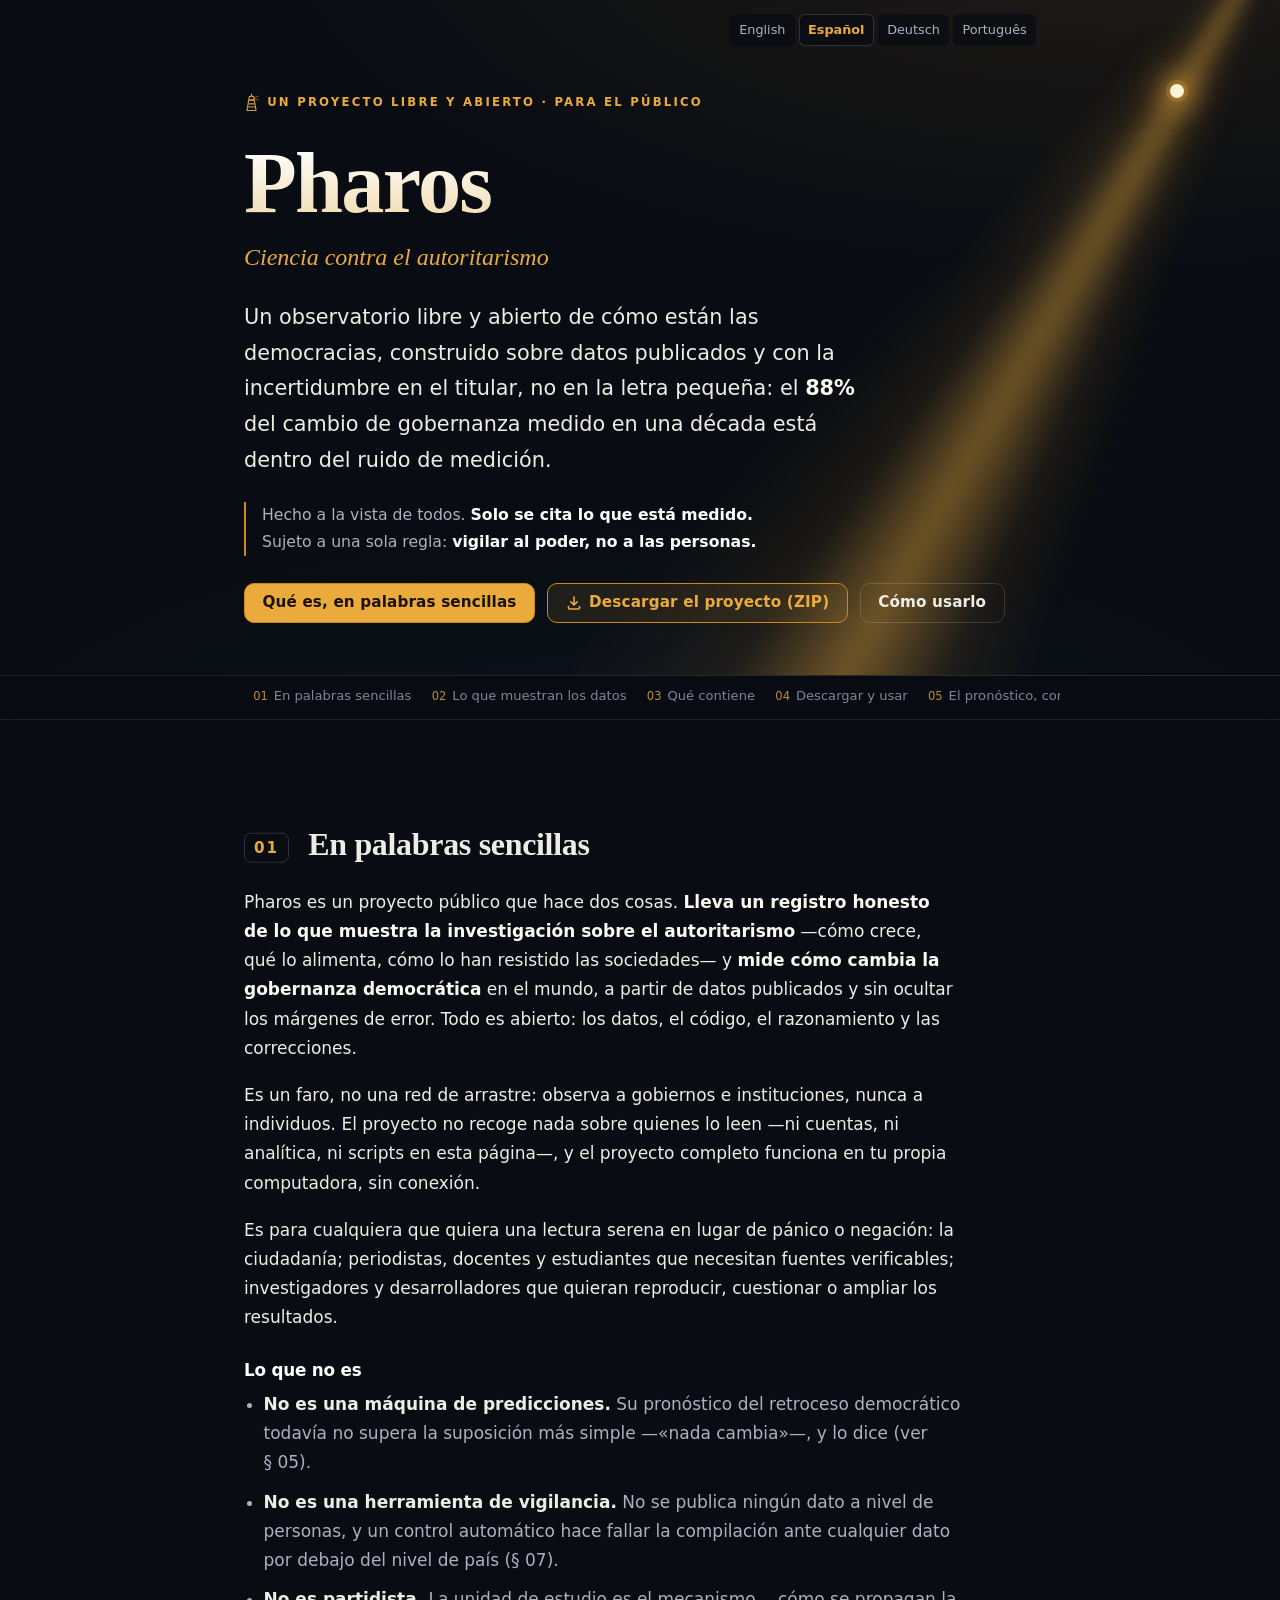
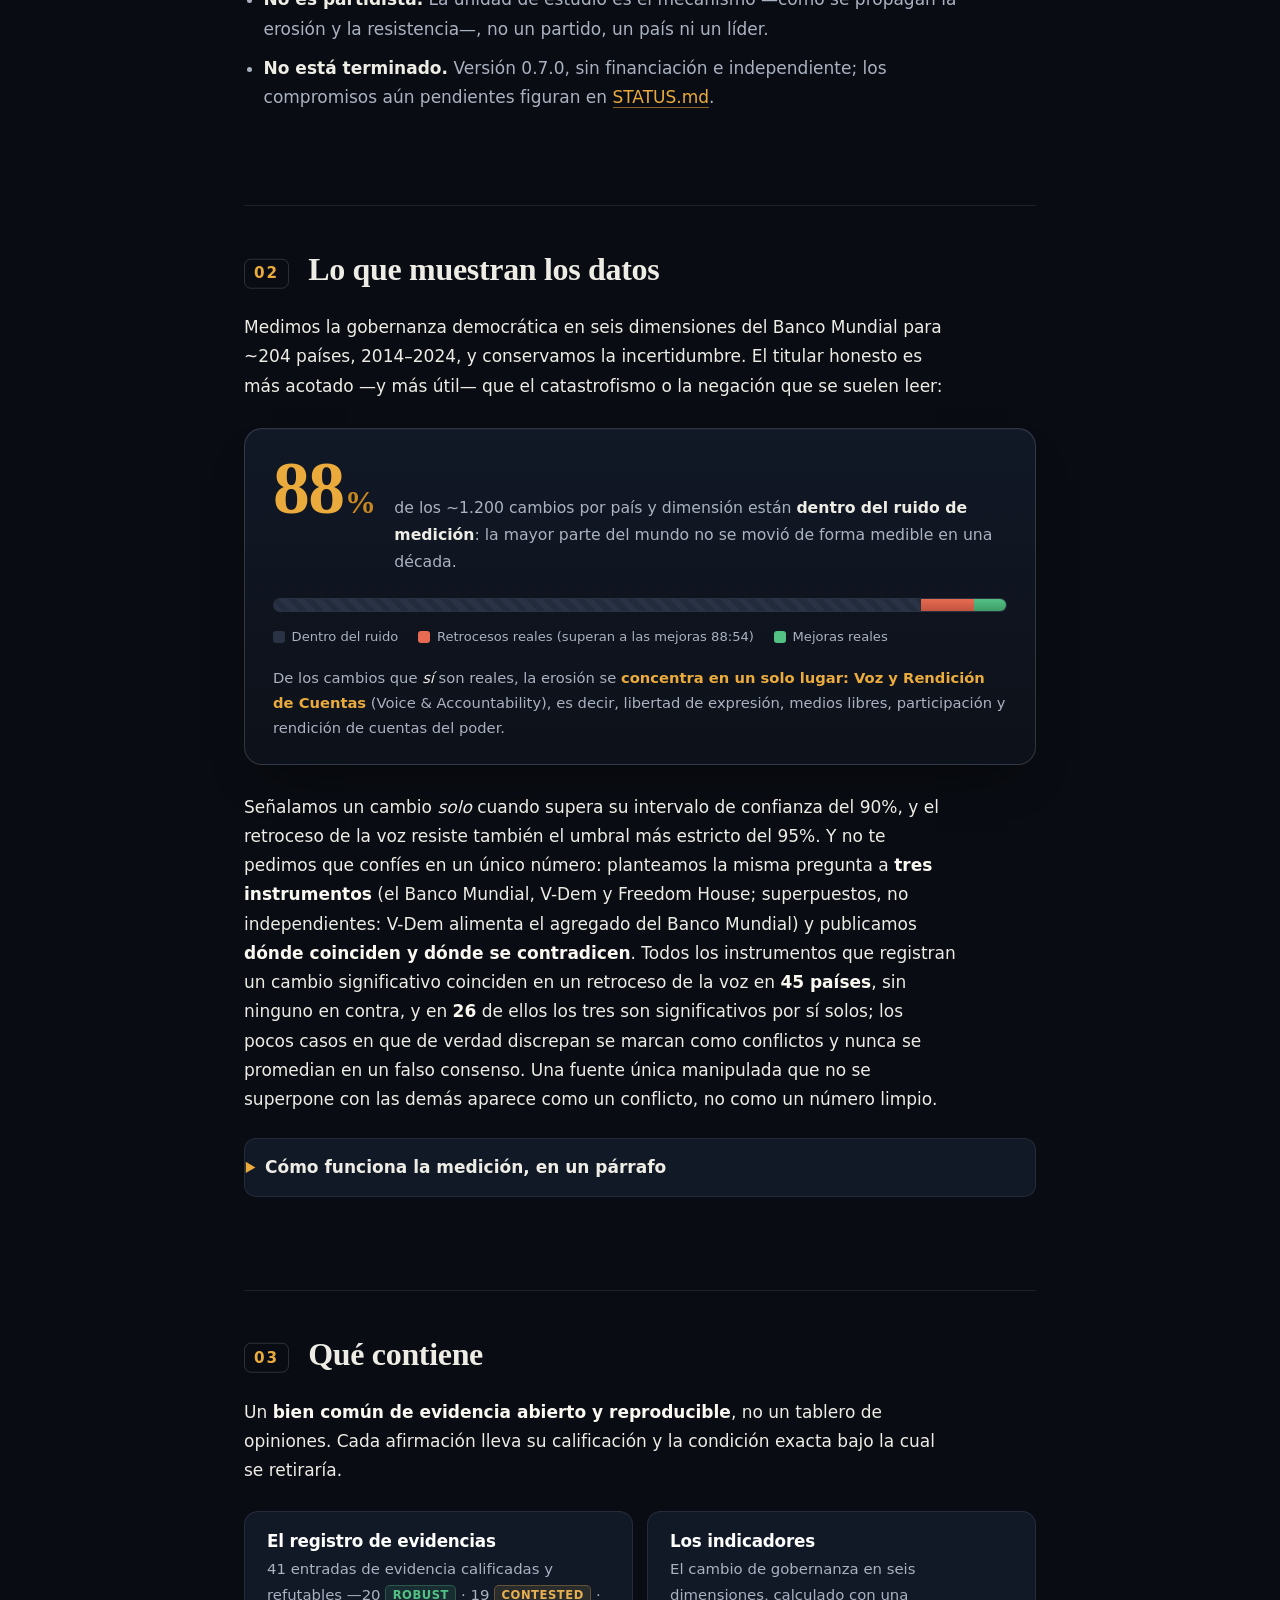
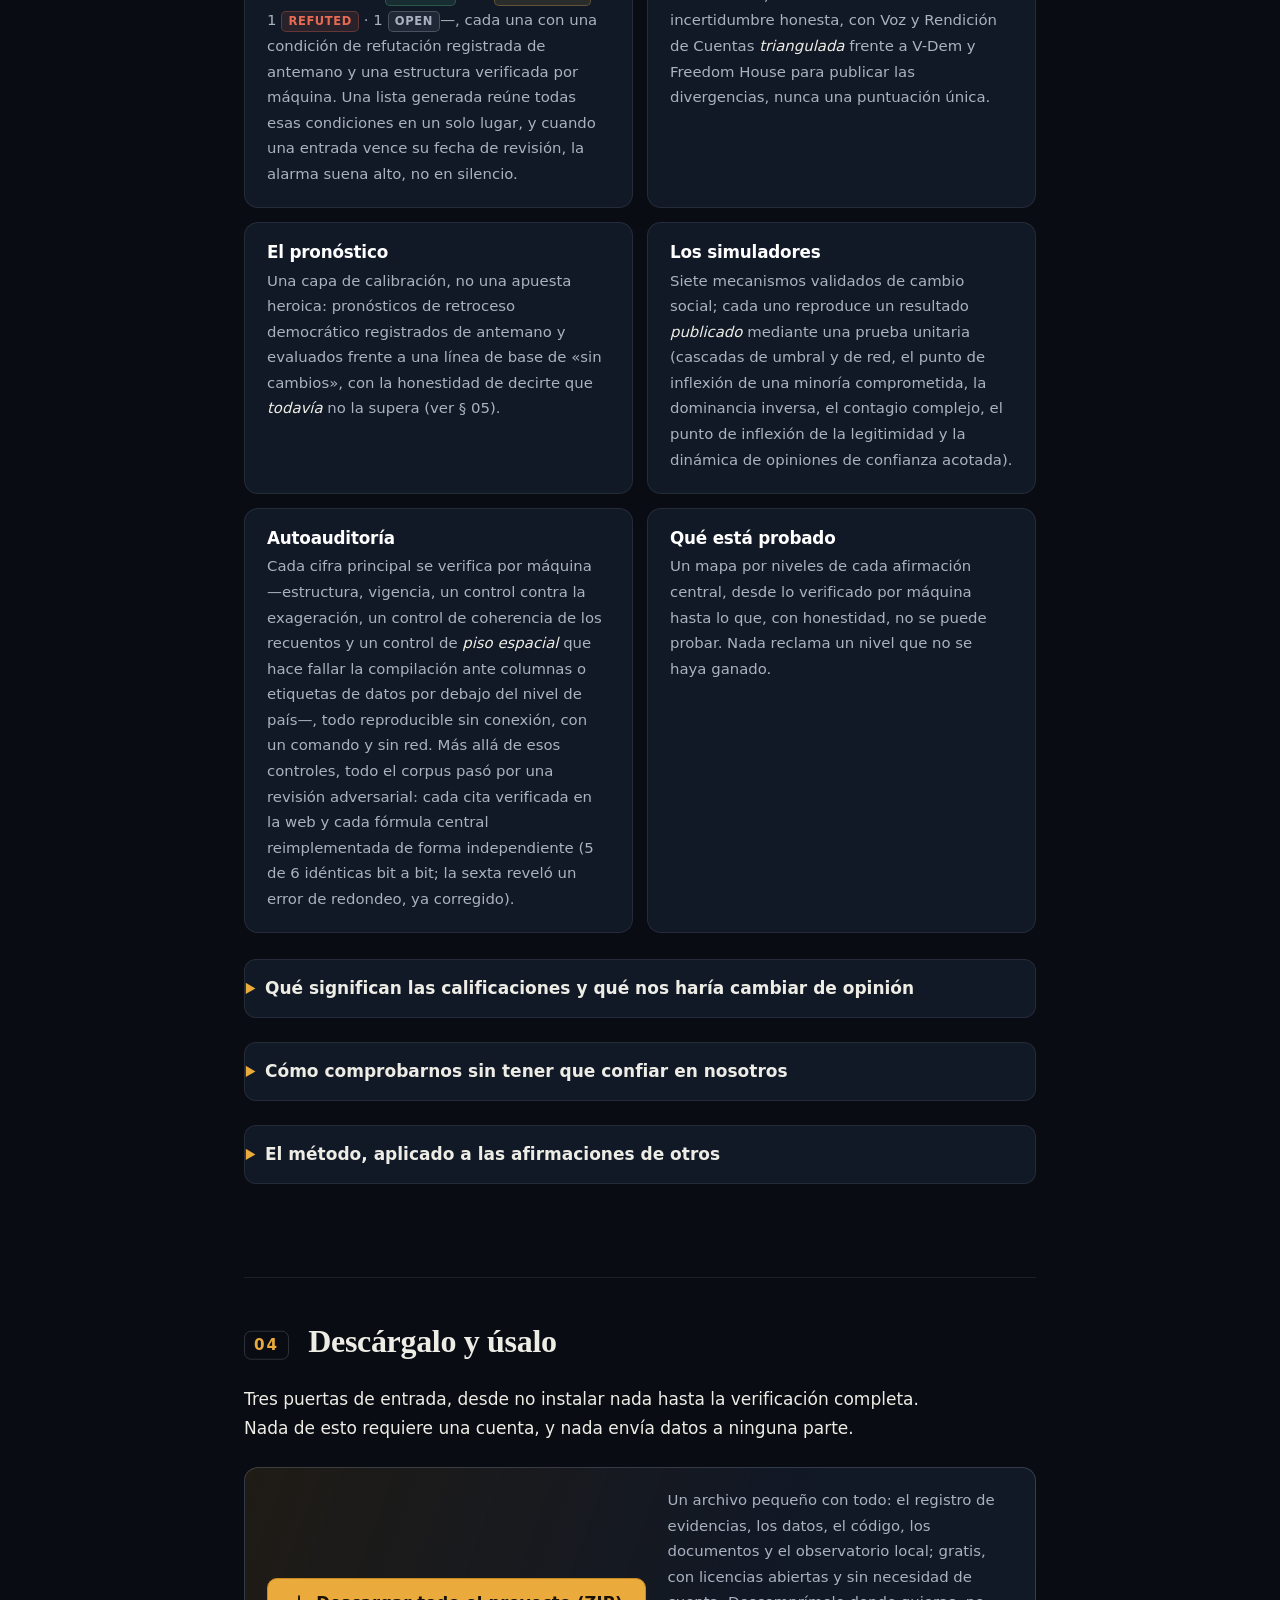
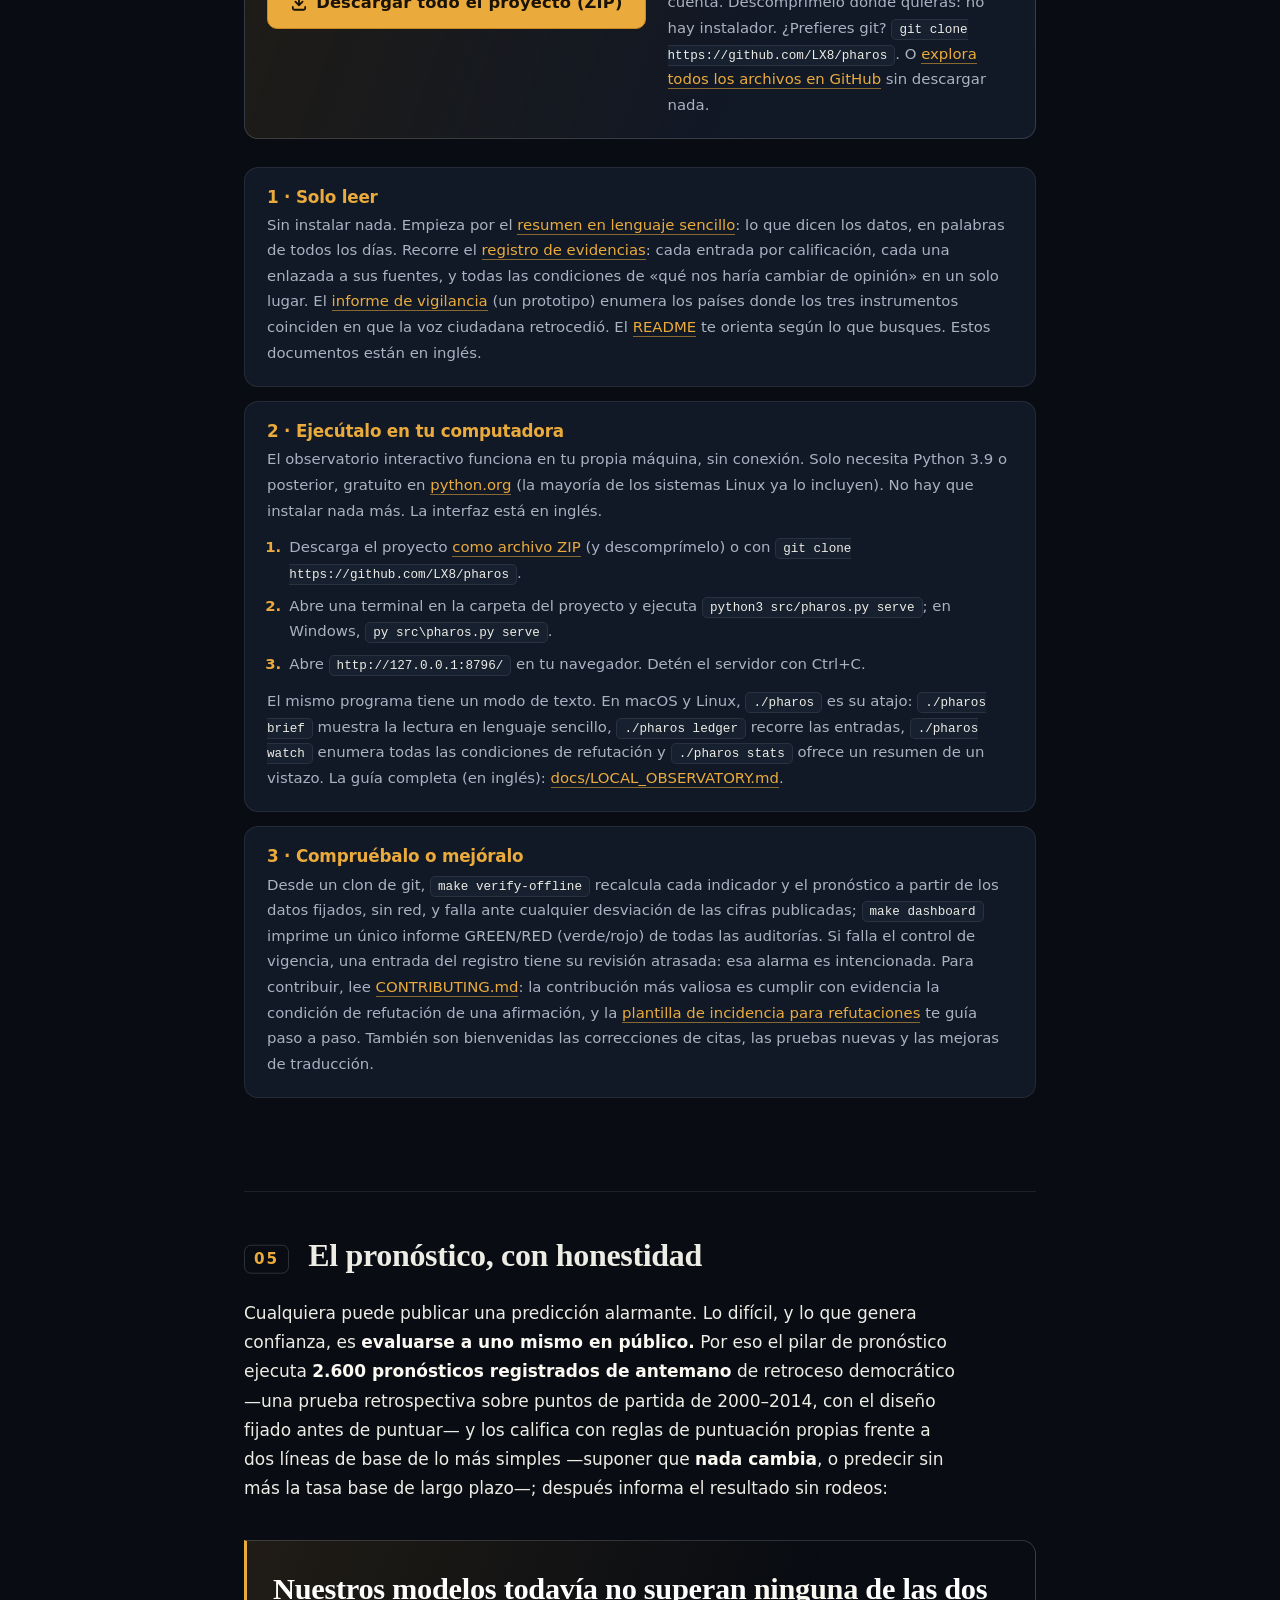
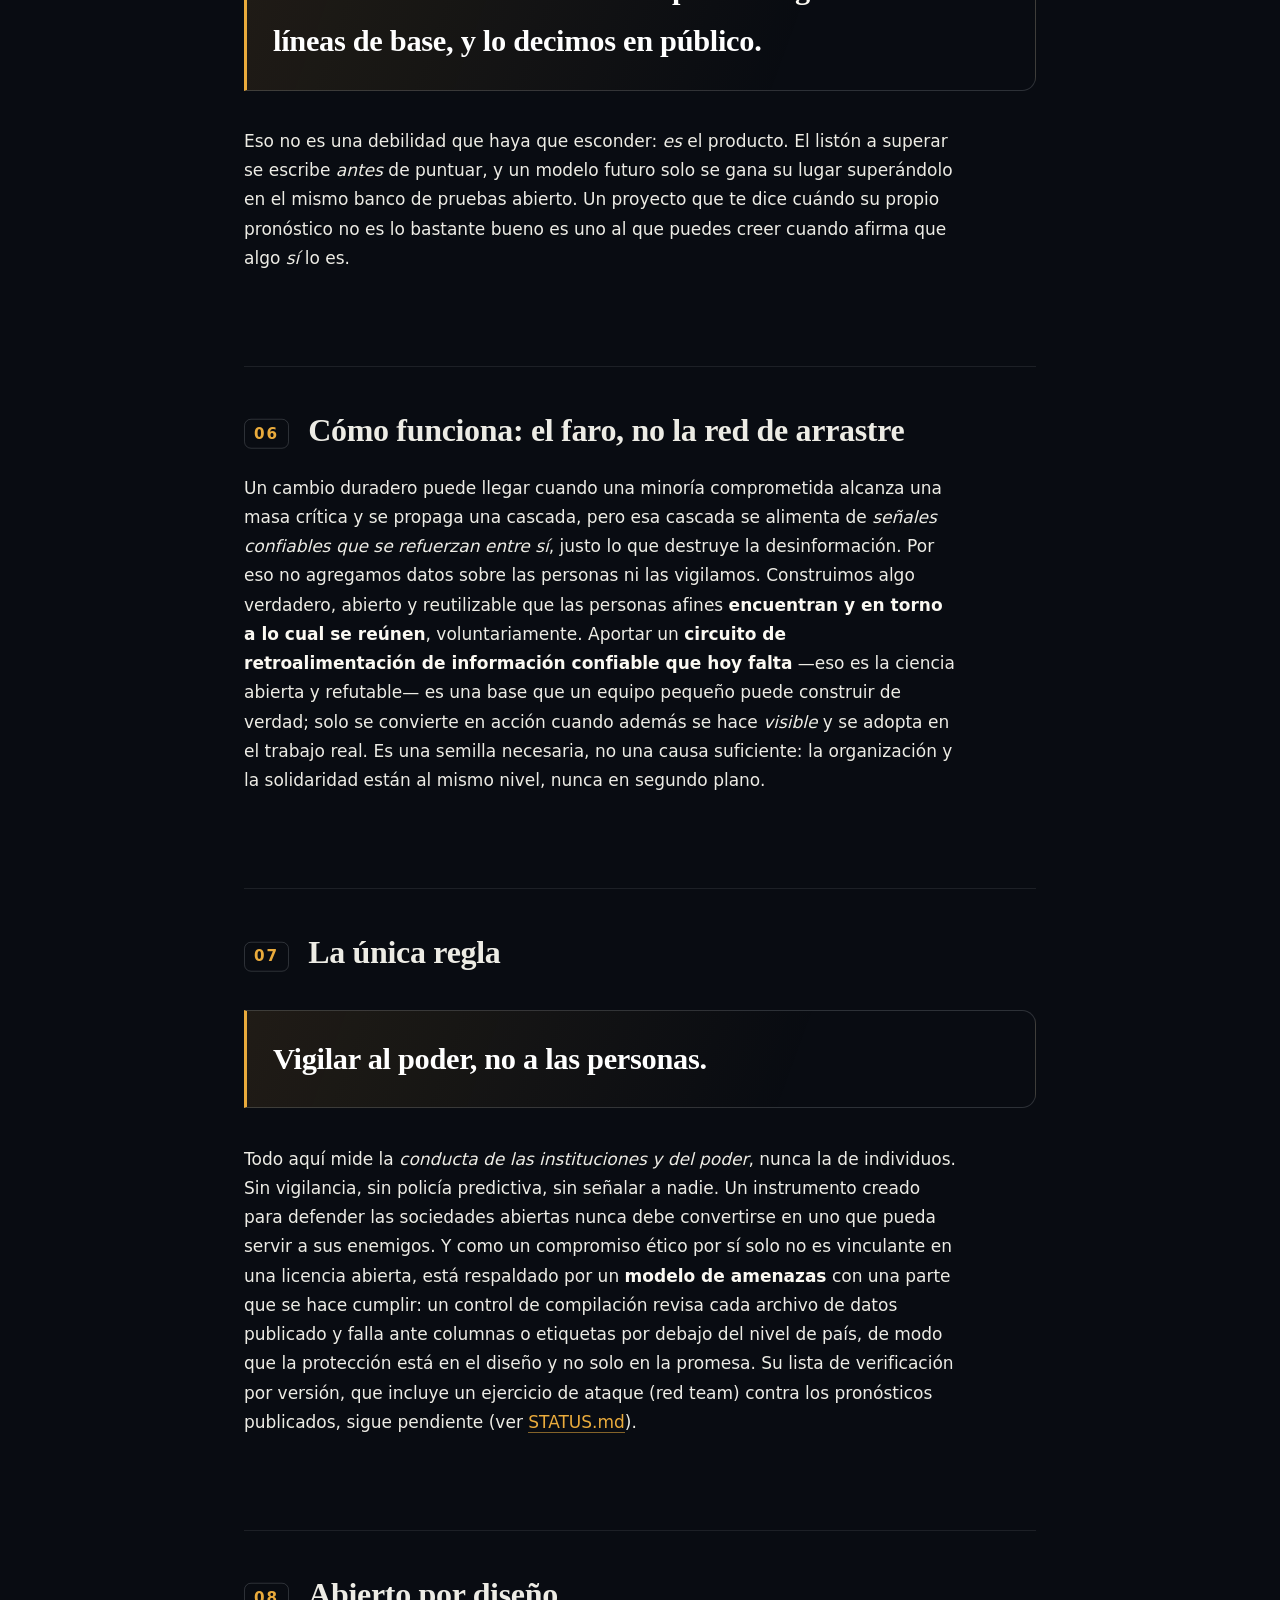
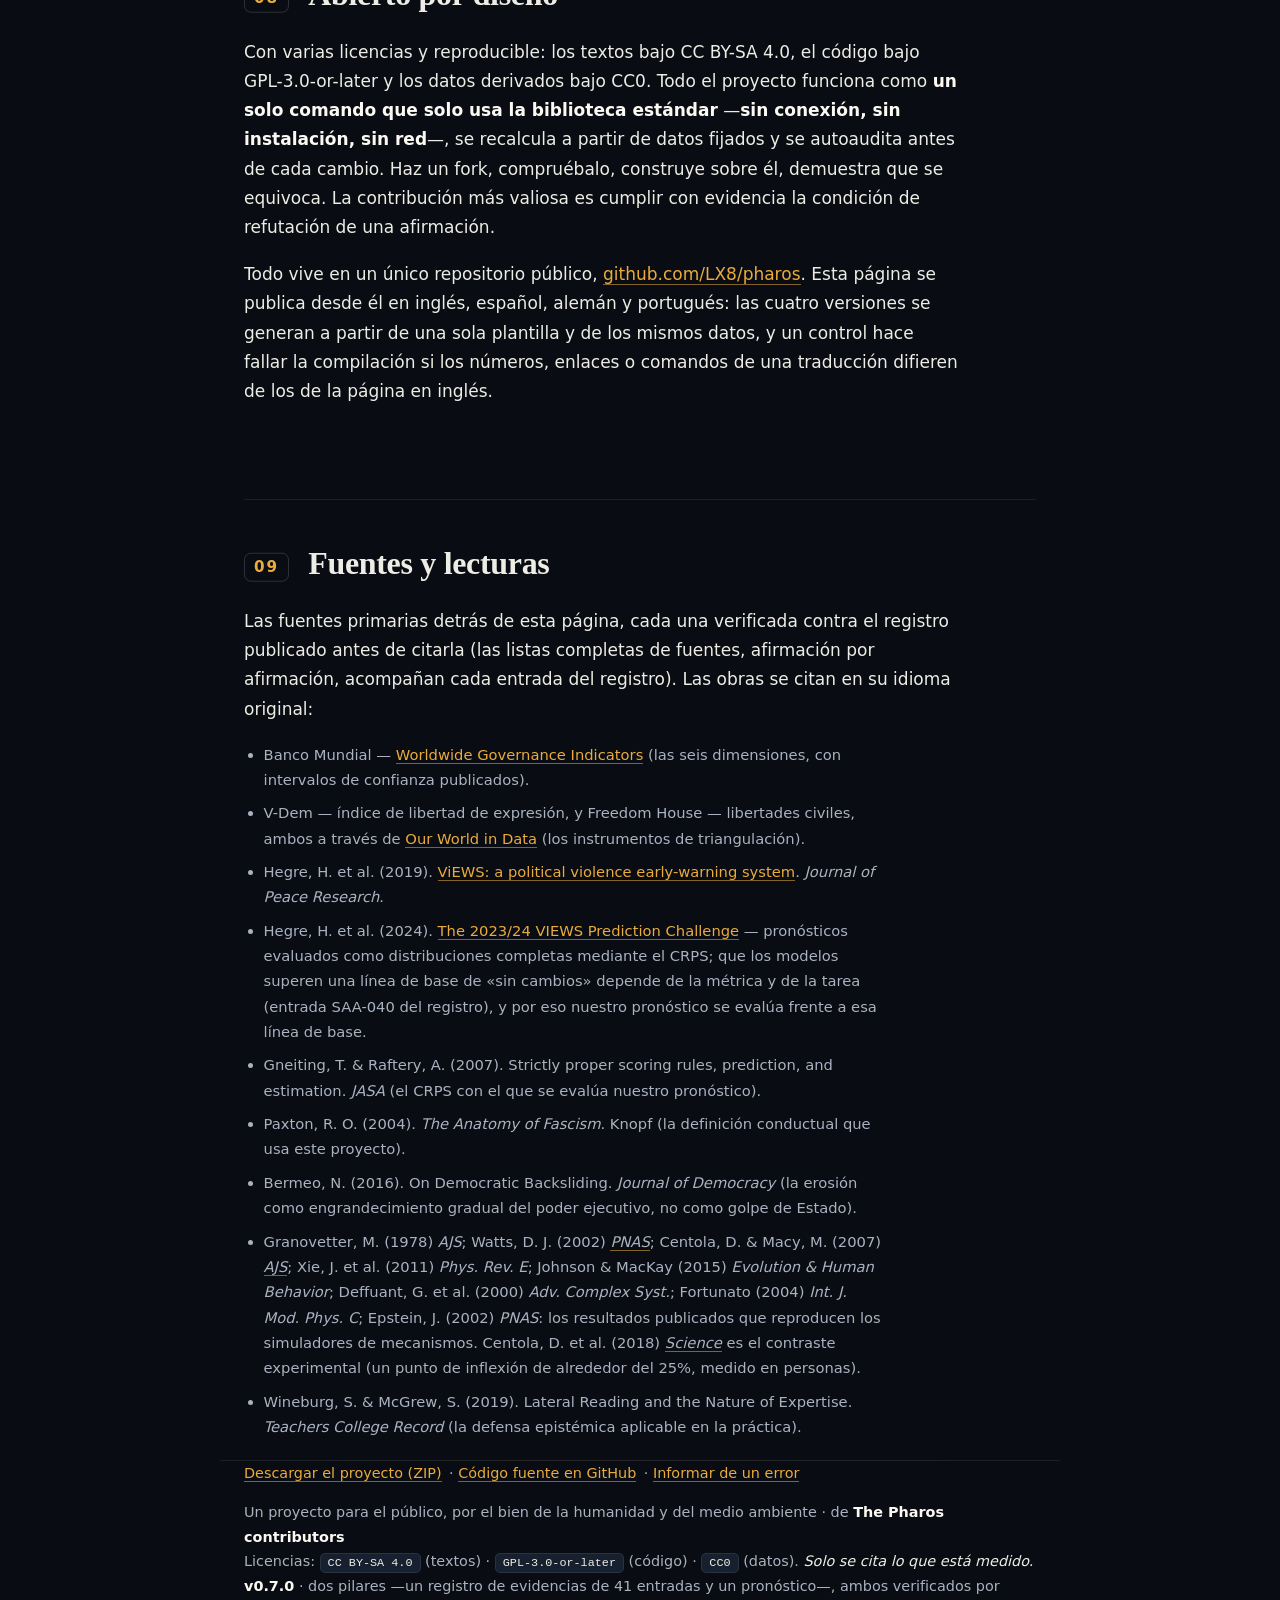
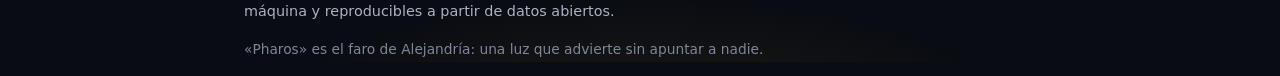
<file: site/es/index.html>
<!DOCTYPE html>
<!--
SPDX-FileCopyrightText: 2026 The Pharos contributors
SPDX-License-Identifier: CC-BY-SA-4.0
GENERATED by src/build_site.py from site/template.html and site/i18n/es.json — do not edit by hand.
Regenerate with `make pages`; the site tests and `make verify-offline` fail if this file goes stale.
The project's public landing page, published with GitHub Pages at https://lx8.github.io/pharos/ (see site/README.md).
-->
<html lang="es">
<head>
  <meta charset="utf-8">
  <meta name="viewport" content="width=device-width, initial-scale=1">
  <meta name="theme-color" content="#090c12">
  <title>Pharos — ciencia abierta y honesta contra el autoritarismo</title>
  <meta name="description" content="Pharos es un observatorio libre y abierto de la resiliencia democrática: un registro honesto de lo que muestra la investigación sobre el autoritarismo, una medición de cómo cambia la gobernanza en ~204 países y las condiciones exactas que nos harían cambiar de opinión. Vigilar al poder, no a las personas.">

  <!-- Social card. Without these a shared link unfurls as a bare URL. og:image and twitter:image
       wait for a 1200x630 social-card.png (see the commented block below); when it ships, also add
       it to the staging step and the paths filter in .github/workflows/pages.yml. -->
  <meta property="og:type" content="website">
  <meta property="og:site_name" content="Pharos">
  <meta property="og:locale" content="es_ES">
  <meta property="og:title" content="Pharos — ciencia contra el autoritarismo, con la incertidumbre en el titular">
  <meta property="og:description" content="Un bien común de evidencia, libre y abierto: el 88% del cambio de gobernanza medido en una década está dentro del ruido de medición, y eso es lo primero que decimos. Calificado, refutable, reproducible sin conexión. Vigilar al poder, no a las personas.">
  <!-- 'summary' until social-card.png ships — declaring a large-image card with no image
       renders broken on several platforms; flip it together with the image block below. -->
  <meta name="twitter:card" content="summary">
  <meta name="twitter:title" content="Pharos — ciencia contra el autoritarismo, con la incertidumbre en el titular">
  <meta name="twitter:description" content="Un bien común de evidencia, libre y abierto: el 88% del cambio de gobernanza medido en una década está dentro del ruido de medición, y eso es lo primero que decimos. Calificado, refutable, reproducible sin conexión. Vigilar al poder, no a las personas.">
  <link rel="canonical" href="https://lx8.github.io/pharos/es/">
  <meta property="og:url" content="https://lx8.github.io/pharos/es/">
  <link rel="alternate" hreflang="en" href="https://lx8.github.io/pharos/">
  <link rel="alternate" hreflang="es" href="https://lx8.github.io/pharos/es/">
  <link rel="alternate" hreflang="de" href="https://lx8.github.io/pharos/de/">
  <link rel="alternate" hreflang="pt-BR" href="https://lx8.github.io/pharos/pt/">
  <link rel="alternate" hreflang="x-default" href="https://lx8.github.io/pharos/">
  <!-- When social-card.png ships, uncomment this block and set twitter:card to summary_large_image:
  <meta property="og:image" content="https://lx8.github.io/pharos/social-card.png">
  <meta property="og:image:type" content="image/png">
  <meta property="og:image:width" content="1200">
  <meta property="og:image:height" content="630">
  <meta property="og:image:alt" content="Pharos — most of a decade's measured governance change is within measurement noise.">
  <meta name="twitter:image" content="https://lx8.github.io/pharos/social-card.png">
  -->

  <!-- Favicon: the hero lighthouse mark, inline as a data URI — no extra file, no request. -->
  <link rel="icon" href="data:image/svg+xml,%3Csvg xmlns='http://www.w3.org/2000/svg' viewBox='0 0 24 24'%3E%3Crect width='24' height='24' rx='5' fill='%23090c12'/%3E%3Cg fill='none' stroke='%23eaab3c' stroke-width='1.4' stroke-linejoin='round' stroke-linecap='round'%3E%3Cpath d='M8 21 L10 8 H14 L16 21 Z'/%3E%3Cpath d='M10 12 H14 M9.4 16 H14.6'/%3E%3Crect x='9.6' y='4' width='4.8' height='4' rx='1'/%3E%3Cpath d='M12 4 V1.8'/%3E%3Cpath d='M14.4 5.2 L19 4 M14.4 6.8 L19 8' opacity='.6'/%3E%3C/g%3E%3C/svg%3E">
  <link rel="stylesheet" href="../style.css">
</head>
<body>
  <a class="skip" href="#main">Saltar al contenido</a>

  <nav class="lang" aria-label="Idioma">
    <div class="lang-inner"><a href="../" hreflang="en" lang="en">English</a><a href="../es/" hreflang="es" lang="es" aria-current="page">Español</a><a href="../de/" hreflang="de" lang="de">Deutsch</a><a href="../pt/" hreflang="pt-BR" lang="pt-BR">Português</a></div>
  </nav>

  <header class="hero">
    <span class="beam-cone" aria-hidden="true"></span>
    <span class="lamp" aria-hidden="true"></span>
    <div class="wrap">
      <p class="eyebrow">
        <svg class="mark" width="15" height="20" viewBox="0 0 16 20" fill="none" aria-hidden="true">
          <path d="M3.2 19 L5 8 H11 L12.8 19 Z" stroke="currentColor" stroke-width="1.2" stroke-linejoin="round"/>
          <path d="M5 12 H11 M4.2 15.4 H11.8" stroke="currentColor" stroke-width="1.1"/>
          <rect x="5.4" y="4" width="5.2" height="4" rx="1" stroke="currentColor" stroke-width="1.2"/>
          <path d="M8 4 V1.6" stroke="currentColor" stroke-width="1.2" stroke-linecap="round"/>
          <path d="M11 5.4 L15.2 4 M11 6.6 L15.2 8" stroke="currentColor" stroke-width="1" stroke-linecap="round" opacity=".6"/>
        </svg>
        <span>Un proyecto libre y abierto · para el público</span>
      </p>
      <h1>Pharos</h1>
      <p class="subtitle">Ciencia contra el autoritarismo</p>
      <p class="lede">Un observatorio libre y abierto de cómo están las democracias, construido sobre datos publicados y con la incertidumbre en el titular, no en la letra pequeña: el <b>88%</b> del cambio de gobernanza medido en una década está dentro del ruido de medición.</p>
      <p class="rule">Hecho a la vista de todos. <b>Solo se cita lo que está medido.</b> Sujeto a una sola regla: <b>vigilar al poder, no a las personas.</b></p>
      <p class="cta">
        <a class="btn btn-primary" href="#plain">Qué es, en palabras sencillas</a>
        <a class="btn btn-dl" href="https://github.com/LX8/pharos/archive/refs/heads/main.zip">
          <svg class="dl-icon" width="16" height="16" viewBox="0 0 16 16" fill="none" aria-hidden="true"><path d="M8 2v8m0 0L4.8 6.8M8 10l3.2-3.2M2.5 11.5v1.2c0 .7.6 1.3 1.3 1.3h8.4c.7 0 1.3-.6 1.3-1.3v-1.2" stroke="currentColor" stroke-width="1.6" stroke-linecap="round" stroke-linejoin="round"/></svg>
          Descargar el proyecto (ZIP)</a>
        <a class="btn btn-ghost" href="#use">Cómo usarlo</a>
      </p>
    </div>
  </header>


  <nav class="secnav" aria-label="Secciones">
    <div class="secnav-inner">
      <a href="#plain"><span class="secnav-n">01</span>En palabras sencillas</a>
      <a href="#evidence"><span class="secnav-n">02</span>Lo que muestran los datos</a>
      <a href="#inside"><span class="secnav-n">03</span>Qué contiene</a>
      <a href="#use"><span class="secnav-n">04</span>Descargar y usar</a>
      <a href="#forecast"><span class="secnav-n">05</span>El pronóstico, con honestidad</a>
      <a href="#how-it-works"><span class="secnav-n">06</span>Cómo funciona</a>
      <a href="#one-rule"><span class="secnav-n">07</span>La única regla</a>
      <a href="#open"><span class="secnav-n">08</span>Abierto por diseño</a>
      <a href="#sources"><span class="secnav-n">09</span>Fuentes y lecturas</a>
    </div>
  </nav>
  <main class="wrap" id="main">

    <h2 id="plain"><span class="num" aria-hidden="true">01</span>En palabras sencillas</h2>
    <p>Pharos es un proyecto público que hace dos cosas. <b>Lleva un registro honesto de lo que muestra la investigación sobre el autoritarismo</b> &mdash;cómo crece, qué lo alimenta, cómo lo han resistido las sociedades&mdash; y <b>mide cómo cambia la gobernanza democrática</b> en el mundo, a partir de datos publicados y sin ocultar los márgenes de error. Todo es abierto: los datos, el código, el razonamiento y las correcciones.</p>
    <p>Es un faro, no una red de arrastre: observa a gobiernos e instituciones, nunca a individuos. El proyecto no recoge nada sobre quienes lo leen &mdash;ni cuentas, ni analítica, ni scripts en esta página&mdash;, y el proyecto completo funciona en tu propia computadora, sin conexión.</p>
    <p>Es para cualquiera que quiera una lectura serena en lugar de pánico o negación: la ciudadanía; periodistas, docentes y estudiantes que necesitan fuentes verificables; investigadores y desarrolladores que quieran reproducir, cuestionar o ampliar los resultados.</p>
    <h3 class="sub">Lo que no es</h3>
    <ul class="plain">
      <li><b>No es una máquina de predicciones.</b> Su pronóstico del retroceso democrático todavía no supera la suposición más simple &mdash;«nada cambia»&mdash;, y lo dice (ver &sect;&nbsp;05).</li>
      <li><b>No es una herramienta de vigilancia.</b> No se publica ningún dato a nivel de personas, y un control automático hace fallar la compilación ante cualquier dato por debajo del nivel de país (&sect;&nbsp;07).</li>
      <li><b>No es partidista.</b> La unidad de estudio es el mecanismo &mdash;cómo se propagan la erosión y la resistencia&mdash;, no un partido, un país ni un líder.</li>
      <li><b>No está terminado.</b> Versión 0.7.0, sin financiación e independiente; los compromisos aún pendientes figuran en <a href="https://github.com/LX8/pharos/blob/main/STATUS.md">STATUS.md</a>.</li>
    </ul>

    <h2 id="evidence"><span class="num" aria-hidden="true">02</span>Lo que muestran los datos</h2>
    <p>Medimos la gobernanza democrática en seis dimensiones del Banco Mundial para ~204 países, 2014&ndash;2024, y conservamos la incertidumbre. El titular honesto es más acotado &mdash;y más útil&mdash; que el catastrofismo o la negación que se suelen leer:</p>

    <div class="finding">
      <div class="finding-head">
        <div class="bignum">88<span>%</span></div>
        <p class="finding-sub">de los ~1.200 cambios por país y dimensión están <b>dentro del ruido de medición</b>: la mayor parte del mundo no se movió de forma medible en una década.</p>
      </div>
      <div class="bar" role="img" aria-label="De todos los cambios de gobernanza: el 88% dentro del ruido de medición, cerca del 7% retrocesos reales y cerca del 4% mejoras reales.">
        <span class="seg seg-noise"   style="width:88.4%"></span>
        <span class="seg seg-decline" style="width:7.2%"></span>
        <span class="seg seg-improve" style="width:4.4%"></span>
      </div>
      <ul class="legend">
        <li><i class="sw sw-noise"></i> Dentro del ruido</li>
        <li><i class="sw sw-decline"></i> Retrocesos reales (superan a las mejoras 88:54)</li>
        <li><i class="sw sw-improve"></i> Mejoras reales</li>
      </ul>
      <p class="finding-note">De los cambios que <em>sí</em> son reales, la erosión se <b>concentra en un solo lugar: Voz y Rendición de Cuentas</b> (Voice &amp; Accountability), es decir, libertad de expresión, medios libres, participación y rendición de cuentas del poder.</p>
    </div>

    <p>Señalamos un cambio <em>solo</em> cuando supera su intervalo de confianza del 90%, y el retroceso de la voz resiste también el umbral más estricto del 95%. Y no te pedimos que confíes en un único número: planteamos la misma pregunta a <b>tres instrumentos</b> (el Banco Mundial, V-Dem y Freedom House; superpuestos, no independientes: V-Dem alimenta el agregado del Banco Mundial) y publicamos <b>dónde coinciden y dónde se contradicen</b>. Todos los instrumentos que registran un cambio significativo coinciden en un retroceso de la voz en <b>45 países</b>, sin ninguno en contra, y en <b>26</b> de ellos los tres son significativos por sí solos; los pocos casos en que de verdad discrepan se marcan como conflictos y nunca se promedian en un falso consenso. Una fuente única manipulada que no se superpone con las demás aparece como un conflicto, no como un número limpio.</p>

    <details class="fold">
      <summary>Cómo funciona la medición, en un párrafo</summary>
      <p>Para cada país y dimensión de gobernanza tomamos el cambio de la puntuación publicada, en una escala de 0 a 100, entre 2014 y 2024. El Banco Mundial publica un intervalo de confianza del 90% con cada puntuación; de él derivamos el error estándar y evaluamos el cambio con una prueba z bilateral, y marcamos <em>retroceso</em> o <em>mejora</em> solo cuando el cambio supera lo que permite la incertidumbre de medición combinada. Es deliberadamente conservador: todo lo que sea menor queda sin marcar, porque podría ser ruido. El hallazgo sobre la voz se somete a dos pruebas más &mdash;resiste el umbral más estricto del 95% y una ventana temporal alternativa&mdash;, y el método completo, el código y los datos están en el repositorio, reproducibles sin conexión con un solo comando.</p>
    </details>

    <h2 id="inside"><span class="num" aria-hidden="true">03</span>Qué contiene</h2>
    <p>Un <b>bien común de evidencia abierto y reproducible</b>, no un tablero de opiniones. Cada afirmación lleva su calificación y la condición exacta bajo la cual se retiraría.</p>
    <div class="grid">
      <div class="card"><h3>El registro de evidencias</h3><p>41 entradas de evidencia calificadas y refutables &mdash;20 <span class="grade g-robust">ROBUST</span> &middot; 19 <span class="grade g-contested">CONTESTED</span> &middot; 1 <span class="grade g-refuted">REFUTED</span> &middot; 1 <span class="grade g-open">OPEN</span>&mdash;, cada una con una condición de refutación registrada de antemano y una estructura verificada por máquina. Una lista generada reúne todas esas condiciones en un solo lugar, y cuando una entrada vence su fecha de revisión, la alarma suena alto, no en silencio.</p></div>
      <div class="card"><h3>Los indicadores</h3><p>El cambio de gobernanza en seis dimensiones, calculado con una incertidumbre honesta, con Voz y Rendición de Cuentas <em>triangulada</em> frente a V-Dem y Freedom House para publicar las divergencias, nunca una puntuación única.</p></div>
      <div class="card"><h3>El pronóstico</h3><p>Una capa de calibración, no una apuesta heroica: pronósticos de retroceso democrático registrados de antemano y evaluados frente a una línea de base de «sin cambios», con la honestidad de decirte que <em>todavía</em> no la supera (ver &sect;&nbsp;05).</p></div>
      <div class="card"><h3>Los simuladores</h3><p>Siete mecanismos validados de cambio social; cada uno reproduce un resultado <em>publicado</em> mediante una prueba unitaria (cascadas de umbral y de red, el punto de inflexión de una minoría comprometida, la dominancia inversa, el contagio complejo, el punto de inflexión de la legitimidad y la dinámica de opiniones de confianza acotada).</p></div>
      <div class="card"><h3>Autoauditoría</h3><p>Cada cifra principal se verifica por máquina &mdash;estructura, vigencia, un control contra la exageración, un control de coherencia de los recuentos y un control de <em>piso espacial</em> que hace fallar la compilación ante columnas o etiquetas de datos por debajo del nivel de país&mdash;, todo reproducible sin conexión, con un comando y sin red. Más allá de esos controles, todo el corpus pasó por una revisión adversarial: cada cita verificada en la web y cada fórmula central reimplementada de forma independiente (5 de 6 idénticas bit a bit; la sexta reveló un error de redondeo, ya corregido).</p></div>
      <div class="card"><h3>Qué&nbsp;está&nbsp;probado</h3><p>Un mapa por niveles de cada afirmación central, desde lo verificado por máquina hasta lo que, con honestidad, no se puede probar. Nada reclama un nivel que no se haya ganado.</p></div>
    </div>

    <details class="fold">
      <summary>Qué significan las calificaciones y qué nos haría cambiar de opinión</summary>
      <dl class="grades">
        <dt><span class="grade g-robust">ROBUST</span></dt>
        <dd>Verificada frente a fuentes primarias; sin controversia, o convergente entre líneas de evidencia independientes.</dd>
        <dt><span class="grade g-contested">CONTESTED</span></dt>
        <dd>Hay evidencia real en ambos sentidos: fallos de replicación o desacuerdo experto sin resolver. Se presenta como un debate abierto, no como algo zanjado.</dd>
        <dt><span class="grade g-refuted">REFUTED</span></dt>
        <dd>No supera la verificación. Se mantiene en el registro para que nadie vuelva a construir sobre ella.</dd>
        <dt><span class="grade g-open">OPEN</span></dt>
        <dd>La evidencia aún no responde la pregunta, y lo decimos.</dd>
      </dl>
      <p>Cada entrada registra además de antemano su <b>condición de refutación</b>: la observación concreta que la rebajaría. Si alguien aporta evidencia que cumple esa condición, la calificación cambia: en público, con fecha y con reconocimiento. Esa es la diferencia entre un bien común de evidencia y la defensa de una causa.</p>
    </details>

    <details class="fold">
      <summary>Cómo comprobarnos sin tener que confiar en nosotros</summary>
      <p>La confianza debe poder <em>comprobarse</em>, no pedirse. Estas son las señales, cada una verificable en tu propia máquina y sin conexión. <b>Autocorrección a la vista</b>: una calificación REFUTED que se mantiene pública, un pronóstico cuyo titular publicado es su propio resultado negativo y rondas de revisión adversarial cuyos hallazgos contra <em>nuestro propio trabajo</em> están documentados junto con sus correcciones. <b>Reproducción exacta, byte a byte</b>: un comando recalcula todo a partir de instantáneas fijadas, sin red, y falla si el código, los datos y las cifras fijadas en el texto dejan de coincidir. <b>Refutabilidad registrada de antemano</b>: el «qué nos haría cambiar de opinión» de cada entrada, reunido en una sola lista. <b>La incertidumbre como titular</b>: el piso de ruido es la cifra más destacada que publicamos, y los desacuerdos entre instrumentos se muestran, nunca se mezclan. <b>Ningún financiador al que complacer</b>: actualmente sin financiación e independiente; si eso cambia alguna vez, se hará público antes que nada.</p>
      <p>La lista completa, con un comando de verificación por señal, está en el repositorio como <a href="https://github.com/LX8/pharos/blob/main/docs/TRUST_SIGNALS.md"><code>docs/TRUST_SIGNALS.md</code></a>. La versión de un solo comando: <code>make verify-offline</code>.</p>
    </details>

    <details class="fold">
      <summary>El método, aplicado a las afirmaciones de otros</summary>
      <p>Nos exigimos el mismo listón que a los demás: revisión adversarial, con cada argumento en su versión más fuerte, y una calificación. Como ejemplo práctico, aplicamos la verificación a un conjunto famoso de afirmaciones públicas: de las diez afirmaciones principales de Graham Hancock, <b>0 quedaron respaldadas y 5 refutadas</b>, reconociendo con justicia las pocas cosas reales en las que la ciencia establecida tuvo que actualizarse. El producto es la disciplina, no el veredicto.</p>
    </details>

    <h2 id="use"><span class="num" aria-hidden="true">04</span>Descárgalo y úsalo</h2>
    <p>Tres puertas de entrada, desde no instalar nada hasta la verificación completa. Nada de esto requiere una cuenta, y nada envía datos a ninguna parte.</p>
    <div class="download" id="download">
      <a class="btn btn-primary btn-big" href="https://github.com/LX8/pharos/archive/refs/heads/main.zip">
        <svg class="dl-icon" width="18" height="18" viewBox="0 0 16 16" fill="none" aria-hidden="true"><path d="M8 2v8m0 0L4.8 6.8M8 10l3.2-3.2M2.5 11.5v1.2c0 .7.6 1.3 1.3 1.3h8.4c.7 0 1.3-.6 1.3-1.3v-1.2" stroke="currentColor" stroke-width="1.6" stroke-linecap="round" stroke-linejoin="round"/></svg>
        Descargar todo el proyecto (ZIP)</a>
      <p>Un archivo pequeño con todo: el registro de evidencias, los datos, el código, los documentos y el observatorio local; gratis, con licencias abiertas y sin necesidad de cuenta. Descomprímelo donde quieras: no hay instalador. ¿Prefieres git? <code>git clone https://github.com/LX8/pharos</code>. O <a href="https://github.com/LX8/pharos">explora todos los archivos en GitHub</a> sin descargar nada.</p>
    </div>
    <div class="paths">
      <div class="card path">
        <h3>1 · Solo leer</h3>
        <p>Sin instalar nada. Empieza por el <a href="https://github.com/LX8/pharos/blob/main/docs/BRIEF.md">resumen en lenguaje sencillo</a>: lo que dicen los datos, en palabras de todos los días. Recorre el <a href="https://github.com/LX8/pharos/blob/main/ledger/INDEX.md">registro de evidencias</a>: cada entrada por calificación, cada una enlazada a sus fuentes, y todas las condiciones de «qué nos haría cambiar de opinión» en un solo lugar. El <a href="https://github.com/LX8/pharos/blob/main/docs/WATCH_REPORT.md">informe de vigilancia</a> (un prototipo) enumera los países donde los tres instrumentos coinciden en que la voz ciudadana retrocedió. El <a href="https://github.com/LX8/pharos">README</a> te orienta según lo que busques. Estos documentos están en inglés.</p>
      </div>
      <div class="card path">
        <h3>2 · Ejecútalo en tu computadora</h3>
        <p>El observatorio interactivo funciona en tu propia máquina, sin conexión. Solo necesita Python 3.9 o posterior, gratuito en <a href="https://www.python.org/downloads/">python.org</a> (la mayoría de los sistemas Linux ya lo incluyen). No hay que instalar nada más. La interfaz está en inglés.</p>
        <ol class="steps">
          <li>Descarga el proyecto <a href="https://github.com/LX8/pharos/archive/refs/heads/main.zip">como archivo ZIP</a> (y descomprímelo) o con <code>git clone https://github.com/LX8/pharos</code>.</li>
          <li>Abre una terminal en la carpeta del proyecto y ejecuta <code>python3 src/pharos.py serve</code>; en Windows, <code>py src\pharos.py serve</code>.</li>
          <li>Abre <code>http://127.0.0.1:8796/</code> en tu navegador. Detén el servidor con Ctrl+C.</li>
        </ol>
        <p>El mismo programa tiene un modo de texto. En macOS y Linux, <code>./pharos</code> es su atajo: <code>./pharos brief</code> muestra la lectura en lenguaje sencillo, <code>./pharos ledger</code> recorre las entradas, <code>./pharos watch</code> enumera todas las condiciones de refutación y <code>./pharos stats</code> ofrece un resumen de un vistazo. La guía completa (en inglés): <a href="https://github.com/LX8/pharos/blob/main/docs/LOCAL_OBSERVATORY.md">docs/LOCAL_OBSERVATORY.md</a>.</p>
      </div>
      <div class="card path">
        <h3>3 · Compruébalo o mejóralo</h3>
        <p>Desde un clon de git, <code>make verify-offline</code> recalcula cada indicador y el pronóstico a partir de los datos fijados, sin red, y falla ante cualquier desviación de las cifras publicadas; <code>make dashboard</code> imprime un único informe GREEN/RED (verde/rojo) de todas las auditorías. Si falla el control de vigencia, una entrada del registro tiene su revisión atrasada: esa alarma es intencionada. Para contribuir, lee <a href="https://github.com/LX8/pharos/blob/main/CONTRIBUTING.md">CONTRIBUTING.md</a>: la contribución más valiosa es cumplir con evidencia la condición de refutación de una afirmación, y la <a href="https://github.com/LX8/pharos/issues/new/choose">plantilla de incidencia para refutaciones</a> te guía paso a paso. También son bienvenidas las correcciones de citas, las pruebas nuevas y las mejoras de traducción.</p>
      </div>
    </div>

    <h2 id="forecast"><span class="num" aria-hidden="true">05</span>El pronóstico, con honestidad</h2>
    <p>Cualquiera puede publicar una predicción alarmante. Lo difícil, y lo que genera confianza, es <b>evaluarse a uno mismo en público.</b> Por eso el pilar de pronóstico ejecuta <b>2.600 pronósticos registrados de antemano</b> de retroceso democrático &mdash;una prueba retrospectiva sobre puntos de partida de 2000&ndash;2014, con el diseño fijado antes de puntuar&mdash; y los califica con reglas de puntuación propias frente a dos líneas de base de lo más simples &mdash;suponer que <b>nada cambia</b>, o predecir sin más la tasa base de largo plazo&mdash;; después informa el resultado sin rodeos:</p>
    <blockquote>Nuestros modelos todavía no superan <b>ninguna</b> de las dos líneas de base, y lo decimos en público.</blockquote>
    <p>Eso no es una debilidad que haya que esconder: <em>es</em> el producto. El listón a superar se escribe <em>antes</em> de puntuar, y un modelo futuro solo se gana su lugar superándolo en el mismo banco de pruebas abierto. Un proyecto que te dice cuándo su propio pronóstico no es lo bastante bueno es uno al que puedes creer cuando afirma que algo <em>sí</em> lo es.</p>

    <h2 id="how-it-works"><span class="num" aria-hidden="true">06</span>Cómo funciona: el faro, no la red de arrastre</h2>
    <p>Un cambio duradero puede llegar cuando una minoría comprometida alcanza una masa crítica y se propaga una cascada, pero esa cascada se alimenta de <em>señales confiables que se refuerzan entre sí</em>, justo lo que destruye la desinformación. Por eso no agregamos datos sobre las personas ni las vigilamos. Construimos algo verdadero, abierto y reutilizable que las personas afines <b>encuentran y en torno a lo cual se reúnen</b>, voluntariamente. Aportar un <b>circuito de retroalimentación de información confiable que hoy falta</b> &mdash;eso es la ciencia abierta y refutable&mdash; es una base que un equipo pequeño puede construir de verdad; solo se convierte en acción cuando además se hace <em>visible</em> y se adopta en el trabajo real. Es una semilla necesaria, no una causa suficiente: la organización y la solidaridad están al mismo nivel, nunca en segundo plano.</p>

    <h2 id="one-rule"><span class="num" aria-hidden="true">07</span>La única regla</h2>
    <blockquote>Vigilar al poder, no a las personas.</blockquote>
    <p>Todo aquí mide la <em>conducta de las instituciones y del poder</em>, nunca la de individuos. Sin vigilancia, sin policía predictiva, sin señalar a nadie. Un instrumento creado para defender las sociedades abiertas nunca debe convertirse en uno que pueda servir a sus enemigos. Y como un compromiso ético por sí solo no es vinculante en una licencia abierta, está respaldado por un <b>modelo de amenazas</b> con una parte que se hace cumplir: un control de compilación revisa cada archivo de datos publicado y falla ante columnas o etiquetas por debajo del nivel de país, de modo que la protección está en el diseño y no solo en la promesa. Su lista de verificación por versión, que incluye un ejercicio de ataque (red team) contra los pronósticos publicados, sigue pendiente (ver <a href="https://github.com/LX8/pharos/blob/main/STATUS.md">STATUS.md</a>).</p>

    <h2 id="open"><span class="num" aria-hidden="true">08</span>Abierto por diseño</h2>
    <p>Con varias licencias y reproducible: los textos bajo CC&nbsp;BY-SA&nbsp;4.0, el código bajo GPL-3.0-or-later y los datos derivados bajo CC0. Todo el proyecto funciona como <b>un solo comando que solo usa la biblioteca estándar</b> &mdash;<b>sin conexión, sin instalación, sin red</b>&mdash;, se recalcula a partir de datos fijados y se autoaudita antes de cada cambio. Haz un fork, compruébalo, construye sobre él, demuestra que se equivoca. La contribución más valiosa es cumplir con evidencia la condición de refutación de una afirmación.</p>
    <p>Todo vive en un único repositorio público, <a href="https://github.com/LX8/pharos">github.com/LX8/pharos</a>. Esta página se publica desde él en inglés, español, alemán y portugués: las cuatro versiones se generan a partir de una sola plantilla y de los mismos datos, y un control hace fallar la compilación si los números, enlaces o comandos de una traducción difieren de los de la página en inglés.</p>

    <h2 id="sources"><span class="num" aria-hidden="true">09</span>Fuentes y lecturas</h2>
    <p>Las fuentes primarias detrás de esta página, cada una verificada contra el registro publicado antes de citarla (las listas completas de fuentes, afirmación por afirmación, acompañan cada entrada del registro). Las obras se citan en su idioma original:</p>
    <ul class="refs">
      <li>Banco Mundial &mdash; <a href="https://www.worldbank.org/en/publication/worldwide-governance-indicators" rel="noopener">Worldwide Governance Indicators</a> (las seis dimensiones, con intervalos de confianza publicados).</li>
      <li>V-Dem &mdash; índice de libertad de expresión, y Freedom House &mdash; libertades civiles, ambos a través de <a href="https://ourworldindata.org" rel="noopener">Our World in Data</a> (los instrumentos de triangulación).</li>
      <li>Hegre, H. et&nbsp;al. (2019). <a href="https://journals.sagepub.com/doi/full/10.1177/0022343319823860" rel="noopener">ViEWS: a political violence early-warning system</a>. <em>Journal of Peace Research</em>.</li>
      <li>Hegre, H. et&nbsp;al. (2024). <a href="https://arxiv.org/abs/2407.11045" rel="noopener">The 2023/24 VIEWS Prediction Challenge</a> &mdash; pronósticos evaluados como distribuciones completas mediante el CRPS; que los modelos superen una línea de base de «sin cambios» depende de la métrica y de la tarea (entrada SAA-040 del registro), y por eso nuestro pronóstico se evalúa frente a esa línea de base.</li>
      <li>Gneiting, T. &amp; Raftery, A. (2007). Strictly proper scoring rules, prediction, and estimation. <em>JASA</em> (el CRPS con el que se evalúa nuestro pronóstico).</li>
      <li>Paxton, R. O. (2004). <em>The Anatomy of Fascism</em>. Knopf (la definición conductual que usa este proyecto).</li>
      <li>Bermeo, N. (2016). On Democratic Backsliding. <em>Journal of Democracy</em> (la erosión como engrandecimiento gradual del poder ejecutivo, no como golpe de Estado).</li>
      <li>Granovetter, M. (1978) <em>AJS</em>; Watts, D. J. (2002) <a href="https://www.pnas.org/doi/10.1073/pnas.082090499" rel="noopener"><em>PNAS</em></a>; Centola, D. &amp; Macy, M. (2007) <a href="https://www.journals.uchicago.edu/doi/10.1086/521848" rel="noopener"><em>AJS</em></a>; Xie, J. et&nbsp;al. (2011) <em>Phys. Rev. E</em>; Johnson &amp; MacKay (2015) <em>Evolution &amp; Human Behavior</em>; Deffuant, G. et&nbsp;al. (2000) <em>Adv. Complex Syst.</em>; Fortunato (2004) <em>Int. J. Mod. Phys. C</em>; Epstein, J. (2002) <em>PNAS</em>: los resultados publicados que reproducen los simuladores de mecanismos. Centola, D. et&nbsp;al. (2018) <a href="https://www.science.org/doi/10.1126/science.aas8827" rel="noopener"><em>Science</em></a> es el contraste experimental (un punto de inflexión de alrededor del 25%, medido en personas).</li>
      <li>Wineburg, S. &amp; McGrew, S. (2019). Lateral Reading and the Nature of Expertise. <em>Teachers College Record</em> (la defensa epistémica aplicable en la práctica).</li>
    </ul>

  </main>

  <footer class="wrap">
    <p class="links"><a href="https://github.com/LX8/pharos/archive/refs/heads/main.zip">Descargar el proyecto (ZIP)</a> &middot; <a href="https://github.com/LX8/pharos">Código fuente en GitHub</a> &middot; <a href="https://github.com/LX8/pharos/issues/new/choose">Informar de un error</a></p>
    <p class="lic">Un proyecto para el público, por el bien de la humanidad y del medio ambiente &middot; de <b>The Pharos contributors</b><br>Licencias: <code>CC&nbsp;BY-SA&nbsp;4.0</code> (textos) &middot; <code>GPL-3.0-or-later</code> (código) &middot; <code>CC0</code> (datos). <em>Solo se cita lo que está medido.</em><br><b>v0.7.0</b> &middot; dos pilares &mdash;un registro de evidencias de 41 entradas y un pronóstico&mdash;, ambos verificados por máquina y reproducibles a partir de datos abiertos.</p>
    <p class="small">«Pharos» es el faro de Alejandría: una luz que advierte sin apuntar a nadie.</p>
  </footer>
</body>
</html>
</file>
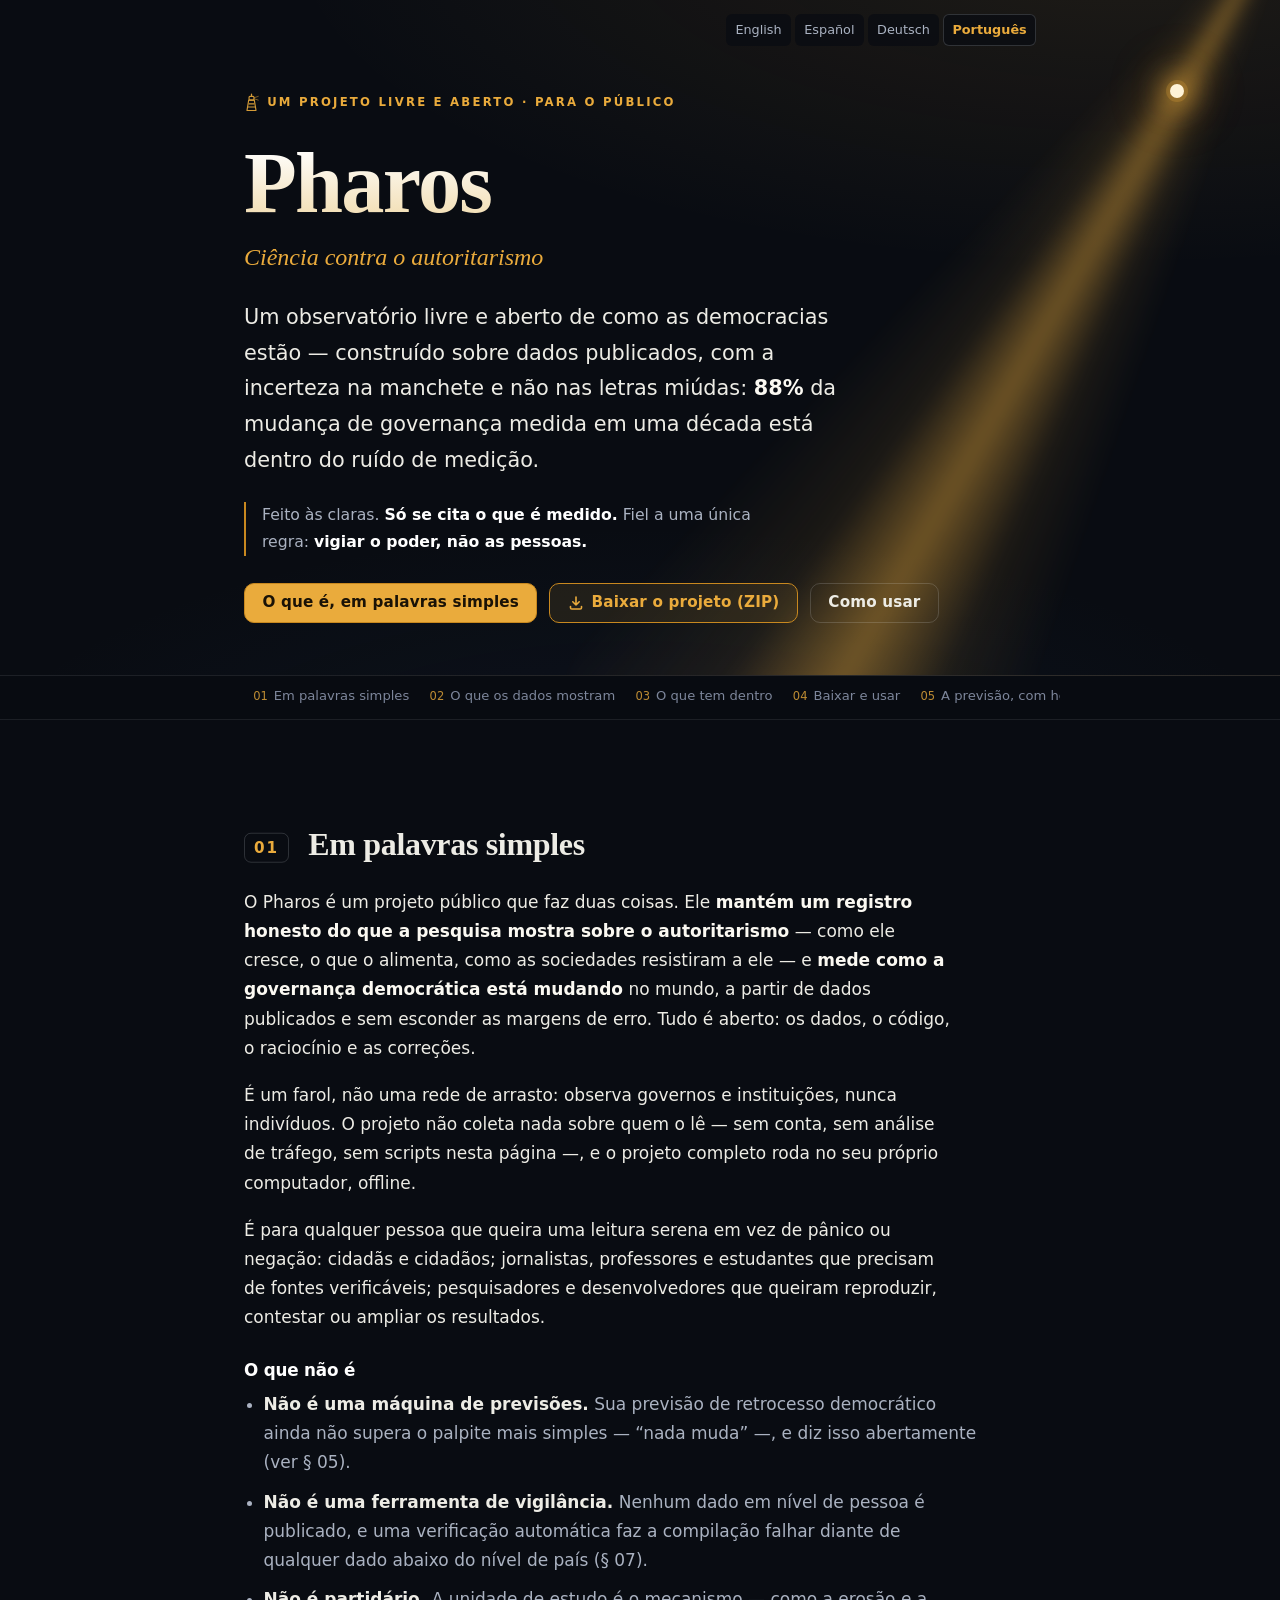
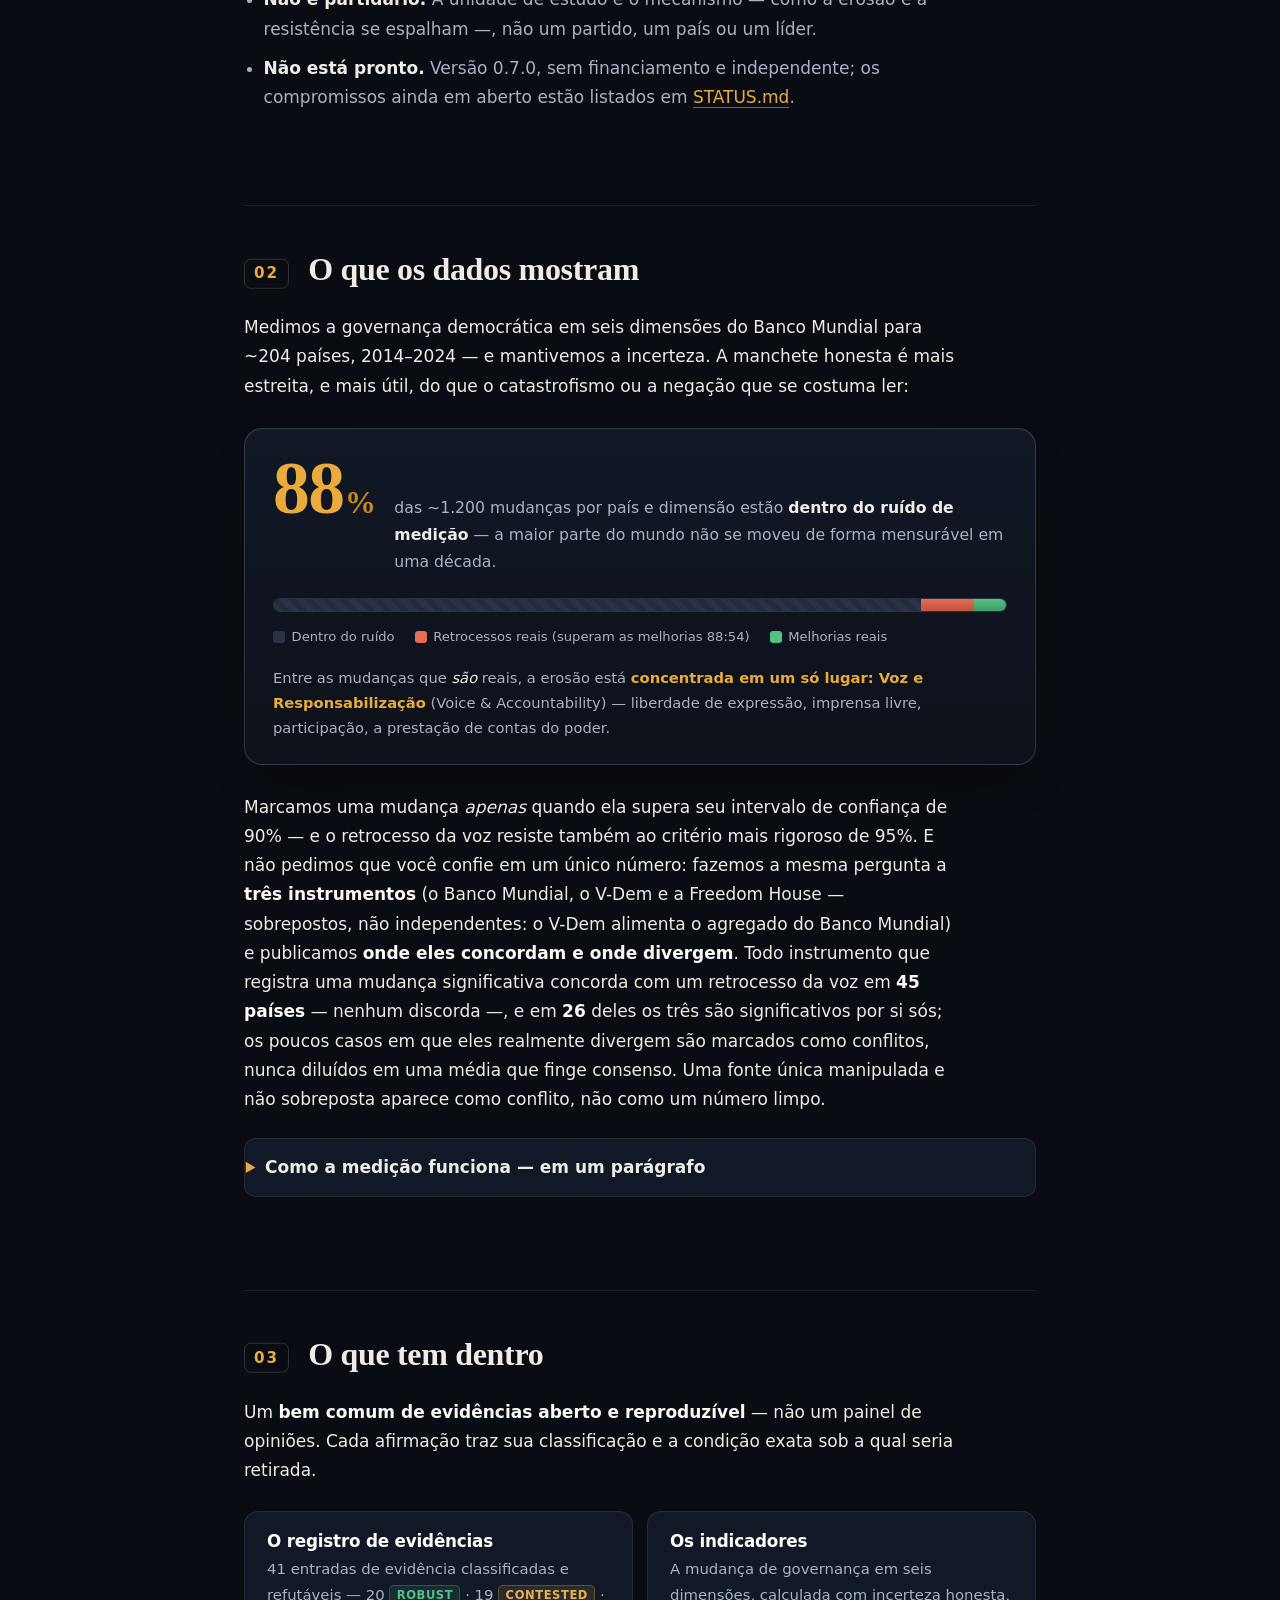
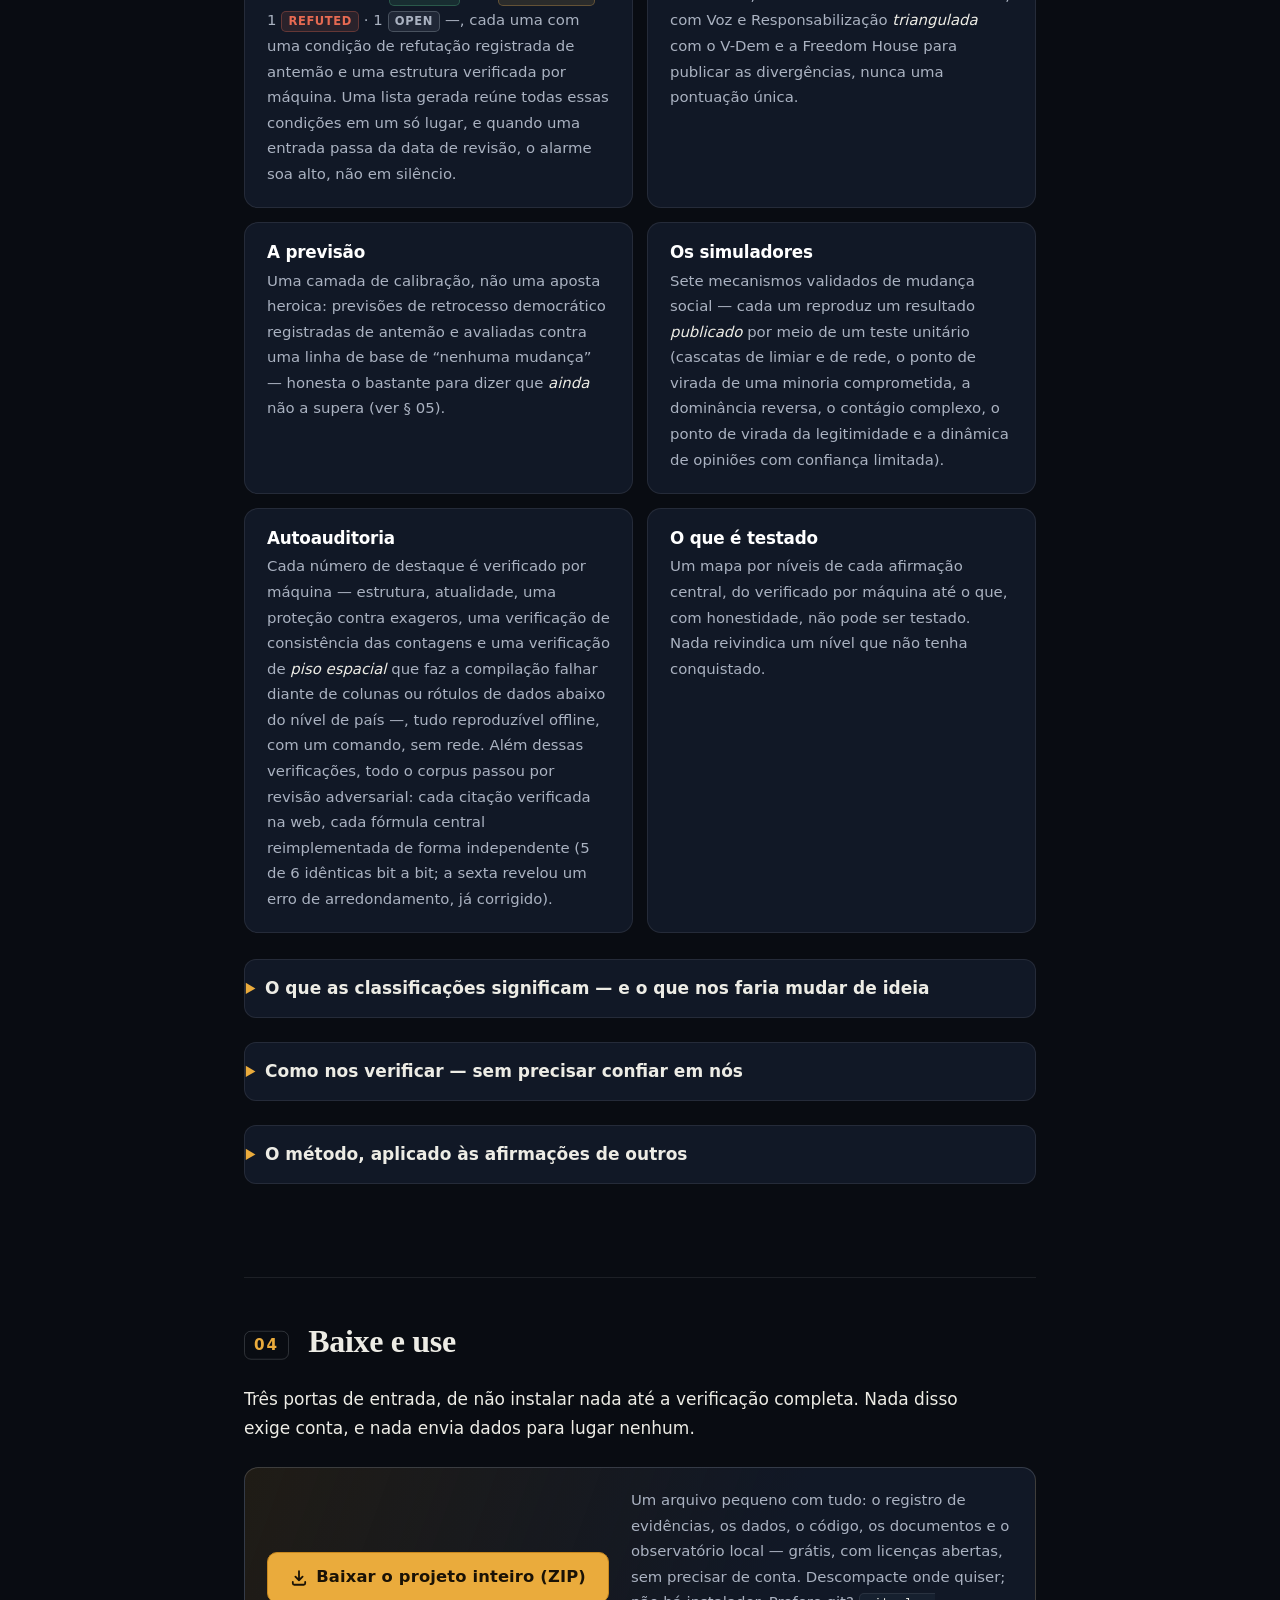
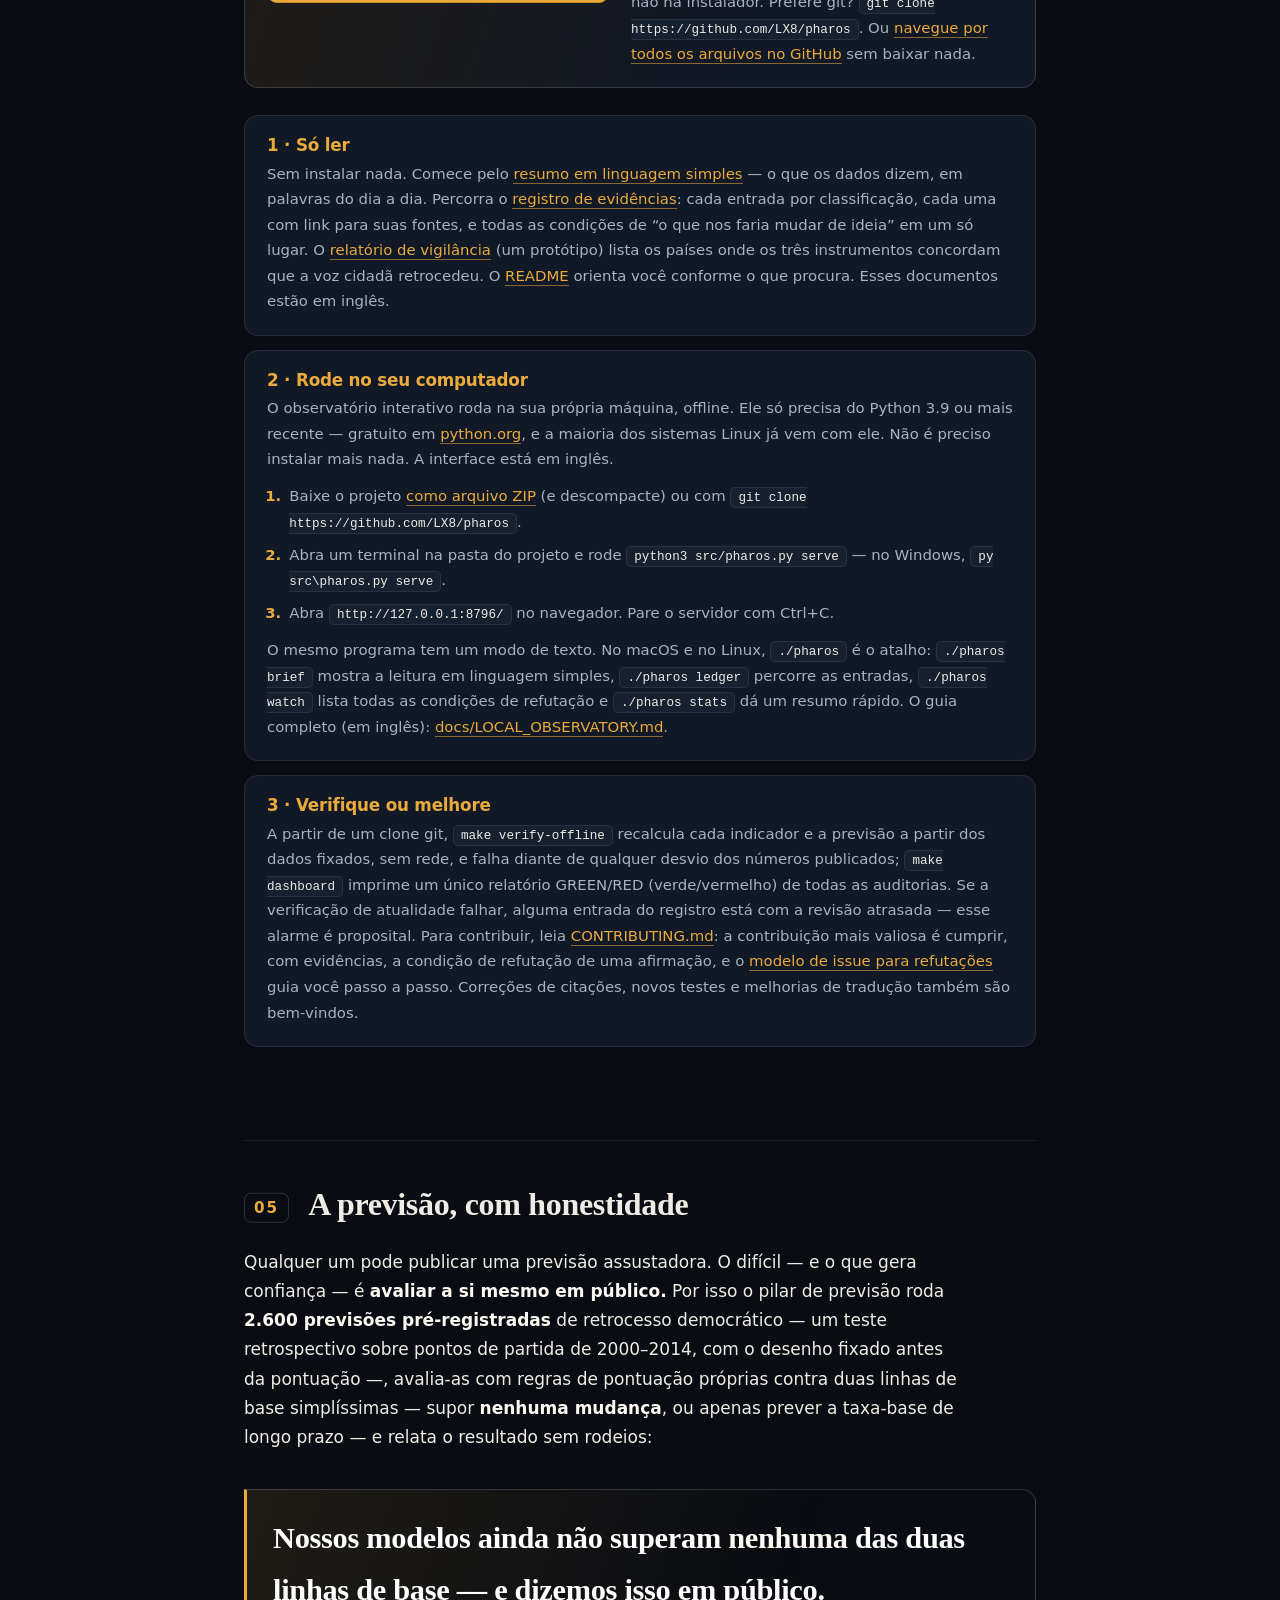
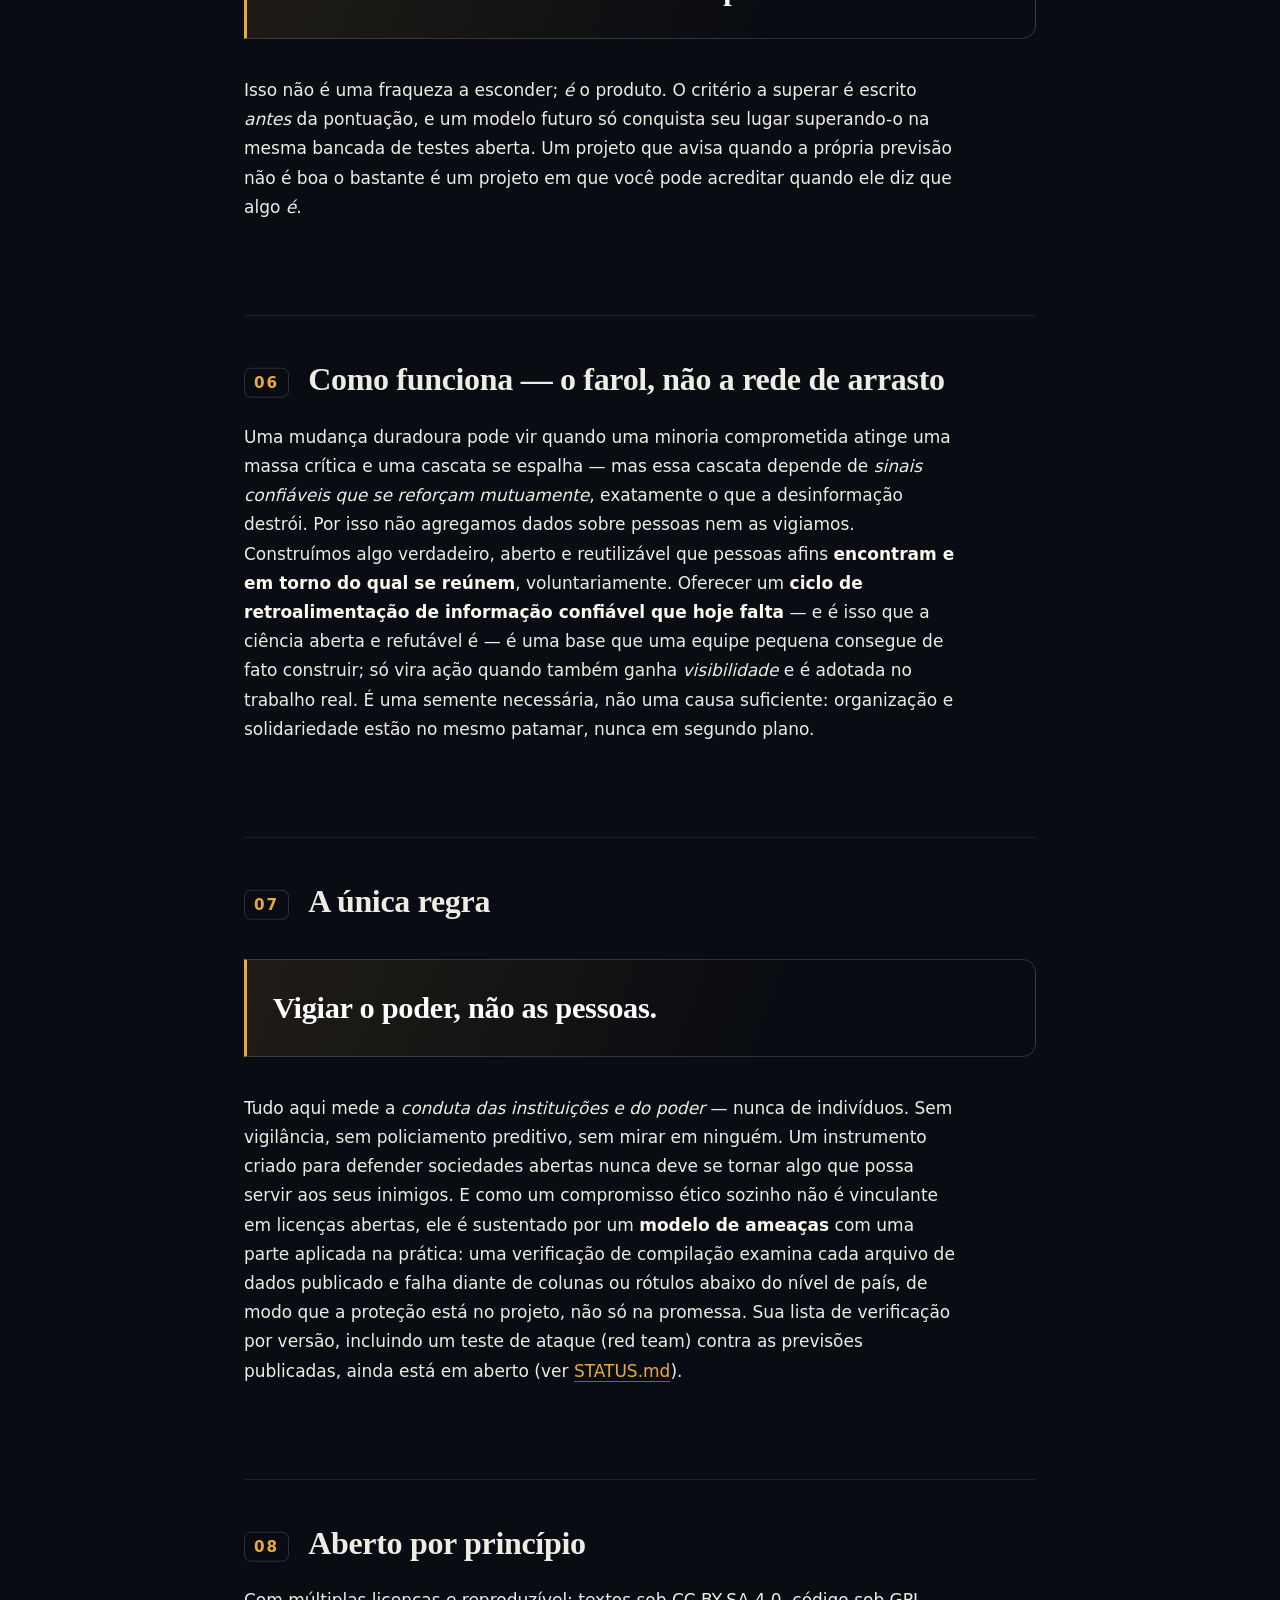
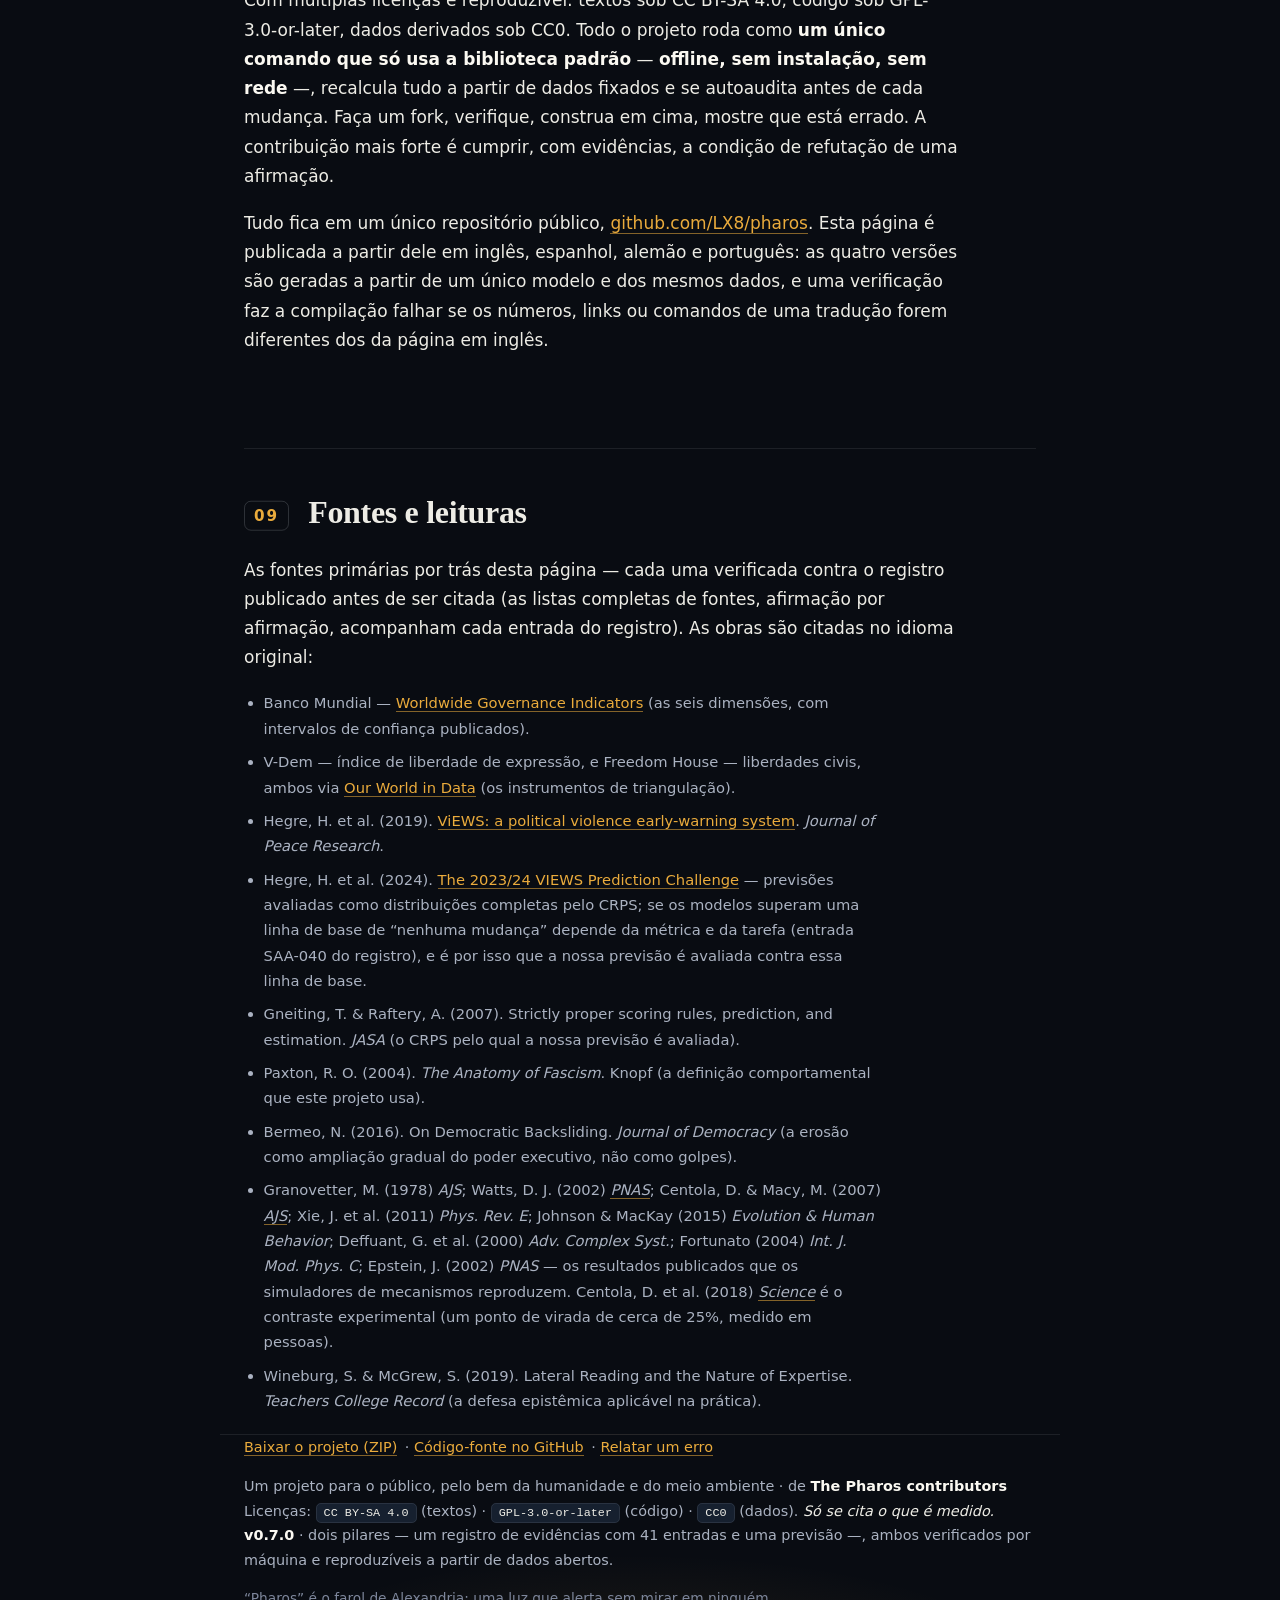
<file: site/pt/index.html>
<!DOCTYPE html>
<!--
SPDX-FileCopyrightText: 2026 The Pharos contributors
SPDX-License-Identifier: CC-BY-SA-4.0
GENERATED by src/build_site.py from site/template.html and site/i18n/pt.json — do not edit by hand.
Regenerate with `make pages`; the site tests and `make verify-offline` fail if this file goes stale.
The project's public landing page, published with GitHub Pages at https://lx8.github.io/pharos/ (see site/README.md).
-->
<html lang="pt-BR">
<head>
  <meta charset="utf-8">
  <meta name="viewport" content="width=device-width, initial-scale=1">
  <meta name="theme-color" content="#090c12">
  <title>Pharos — ciência aberta e honesta contra o autoritarismo</title>
  <meta name="description" content="O Pharos é um observatório livre e aberto da resiliência democrática: um registro honesto do que a pesquisa mostra sobre o autoritarismo, uma medição de como a governança está mudando em ~204 países e as condições exatas que nos fariam mudar de ideia. Vigiar o poder, não as pessoas.">

  <!-- Social card. Without these a shared link unfurls as a bare URL. og:image and twitter:image
       wait for a 1200x630 social-card.png (see the commented block below); when it ships, also add
       it to the staging step and the paths filter in .github/workflows/pages.yml. -->
  <meta property="og:type" content="website">
  <meta property="og:site_name" content="Pharos">
  <meta property="og:locale" content="pt_BR">
  <meta property="og:title" content="Pharos — ciência contra o autoritarismo, com a incerteza na manchete">
  <meta property="og:description" content="Um bem comum de evidências, livre e aberto: 88% da mudança de governança medida em uma década está dentro do ruído de medição — e é isso que dizemos primeiro. Classificado, refutável, reproduzível offline. Vigiar o poder, não as pessoas.">
  <!-- 'summary' until social-card.png ships — declaring a large-image card with no image
       renders broken on several platforms; flip it together with the image block below. -->
  <meta name="twitter:card" content="summary">
  <meta name="twitter:title" content="Pharos — ciência contra o autoritarismo, com a incerteza na manchete">
  <meta name="twitter:description" content="Um bem comum de evidências, livre e aberto: 88% da mudança de governança medida em uma década está dentro do ruído de medição — e é isso que dizemos primeiro. Classificado, refutável, reproduzível offline. Vigiar o poder, não as pessoas.">
  <link rel="canonical" href="https://lx8.github.io/pharos/pt/">
  <meta property="og:url" content="https://lx8.github.io/pharos/pt/">
  <link rel="alternate" hreflang="en" href="https://lx8.github.io/pharos/">
  <link rel="alternate" hreflang="es" href="https://lx8.github.io/pharos/es/">
  <link rel="alternate" hreflang="de" href="https://lx8.github.io/pharos/de/">
  <link rel="alternate" hreflang="pt-BR" href="https://lx8.github.io/pharos/pt/">
  <link rel="alternate" hreflang="x-default" href="https://lx8.github.io/pharos/">
  <!-- When social-card.png ships, uncomment this block and set twitter:card to summary_large_image:
  <meta property="og:image" content="https://lx8.github.io/pharos/social-card.png">
  <meta property="og:image:type" content="image/png">
  <meta property="og:image:width" content="1200">
  <meta property="og:image:height" content="630">
  <meta property="og:image:alt" content="Pharos — most of a decade's measured governance change is within measurement noise.">
  <meta name="twitter:image" content="https://lx8.github.io/pharos/social-card.png">
  -->

  <!-- Favicon: the hero lighthouse mark, inline as a data URI — no extra file, no request. -->
  <link rel="icon" href="data:image/svg+xml,%3Csvg xmlns='http://www.w3.org/2000/svg' viewBox='0 0 24 24'%3E%3Crect width='24' height='24' rx='5' fill='%23090c12'/%3E%3Cg fill='none' stroke='%23eaab3c' stroke-width='1.4' stroke-linejoin='round' stroke-linecap='round'%3E%3Cpath d='M8 21 L10 8 H14 L16 21 Z'/%3E%3Cpath d='M10 12 H14 M9.4 16 H14.6'/%3E%3Crect x='9.6' y='4' width='4.8' height='4' rx='1'/%3E%3Cpath d='M12 4 V1.8'/%3E%3Cpath d='M14.4 5.2 L19 4 M14.4 6.8 L19 8' opacity='.6'/%3E%3C/g%3E%3C/svg%3E">
  <link rel="stylesheet" href="../style.css">
</head>
<body>
  <a class="skip" href="#main">Pular para o conteúdo</a>

  <nav class="lang" aria-label="Idioma">
    <div class="lang-inner"><a href="../" hreflang="en" lang="en">English</a><a href="../es/" hreflang="es" lang="es">Español</a><a href="../de/" hreflang="de" lang="de">Deutsch</a><a href="../pt/" hreflang="pt-BR" lang="pt-BR" aria-current="page">Português</a></div>
  </nav>

  <header class="hero">
    <span class="beam-cone" aria-hidden="true"></span>
    <span class="lamp" aria-hidden="true"></span>
    <div class="wrap">
      <p class="eyebrow">
        <svg class="mark" width="15" height="20" viewBox="0 0 16 20" fill="none" aria-hidden="true">
          <path d="M3.2 19 L5 8 H11 L12.8 19 Z" stroke="currentColor" stroke-width="1.2" stroke-linejoin="round"/>
          <path d="M5 12 H11 M4.2 15.4 H11.8" stroke="currentColor" stroke-width="1.1"/>
          <rect x="5.4" y="4" width="5.2" height="4" rx="1" stroke="currentColor" stroke-width="1.2"/>
          <path d="M8 4 V1.6" stroke="currentColor" stroke-width="1.2" stroke-linecap="round"/>
          <path d="M11 5.4 L15.2 4 M11 6.6 L15.2 8" stroke="currentColor" stroke-width="1" stroke-linecap="round" opacity=".6"/>
        </svg>
        <span>Um projeto livre e aberto · para o público</span>
      </p>
      <h1>Pharos</h1>
      <p class="subtitle">Ciência contra o autoritarismo</p>
      <p class="lede">Um observatório livre e aberto de como as democracias estão &mdash; construído sobre dados publicados, com a incerteza na manchete e não nas letras miúdas: <b>88%</b> da mudança de governança medida em uma década está dentro do ruído de medição.</p>
      <p class="rule">Feito às claras. <b>Só se cita o que é medido.</b> Fiel a uma única regra: <b>vigiar o poder, não as pessoas.</b></p>
      <p class="cta">
        <a class="btn btn-primary" href="#plain">O que é, em palavras simples</a>
        <a class="btn btn-dl" href="https://github.com/LX8/pharos/archive/refs/heads/main.zip">
          <svg class="dl-icon" width="16" height="16" viewBox="0 0 16 16" fill="none" aria-hidden="true"><path d="M8 2v8m0 0L4.8 6.8M8 10l3.2-3.2M2.5 11.5v1.2c0 .7.6 1.3 1.3 1.3h8.4c.7 0 1.3-.6 1.3-1.3v-1.2" stroke="currentColor" stroke-width="1.6" stroke-linecap="round" stroke-linejoin="round"/></svg>
          Baixar o projeto (ZIP)</a>
        <a class="btn btn-ghost" href="#use">Como usar</a>
      </p>
    </div>
  </header>


  <nav class="secnav" aria-label="Seções">
    <div class="secnav-inner">
      <a href="#plain"><span class="secnav-n">01</span>Em palavras simples</a>
      <a href="#evidence"><span class="secnav-n">02</span>O que os dados mostram</a>
      <a href="#inside"><span class="secnav-n">03</span>O que tem dentro</a>
      <a href="#use"><span class="secnav-n">04</span>Baixar e usar</a>
      <a href="#forecast"><span class="secnav-n">05</span>A previsão, com honestidade</a>
      <a href="#how-it-works"><span class="secnav-n">06</span>Como funciona</a>
      <a href="#one-rule"><span class="secnav-n">07</span>A única regra</a>
      <a href="#open"><span class="secnav-n">08</span>Aberto por princípio</a>
      <a href="#sources"><span class="secnav-n">09</span>Fontes e leituras</a>
    </div>
  </nav>
  <main class="wrap" id="main">

    <h2 id="plain"><span class="num" aria-hidden="true">01</span>Em palavras simples</h2>
    <p>O Pharos é um projeto público que faz duas coisas. Ele <b>mantém um registro honesto do que a pesquisa mostra sobre o autoritarismo</b> &mdash; como ele cresce, o que o alimenta, como as sociedades resistiram a ele &mdash; e <b>mede como a governança democrática está mudando</b> no mundo, a partir de dados publicados e sem esconder as margens de erro. Tudo é aberto: os dados, o código, o raciocínio e as correções.</p>
    <p>É um farol, não uma rede de arrasto: observa governos e instituições, nunca indivíduos. O projeto não coleta nada sobre quem o lê &mdash; sem conta, sem análise de tráfego, sem scripts nesta página &mdash;, e o projeto completo roda no seu próprio computador, offline.</p>
    <p>É para qualquer pessoa que queira uma leitura serena em vez de pânico ou negação: cidadãs e cidadãos; jornalistas, professores e estudantes que precisam de fontes verificáveis; pesquisadores e desenvolvedores que queiram reproduzir, contestar ou ampliar os resultados.</p>
    <h3 class="sub">O que não é</h3>
    <ul class="plain">
      <li><b>Não é uma máquina de previsões.</b> Sua previsão de retrocesso democrático ainda não supera o palpite mais simples &mdash; “nada muda” &mdash;, e diz isso abertamente (ver &sect;&nbsp;05).</li>
      <li><b>Não é uma ferramenta de vigilância.</b> Nenhum dado em nível de pessoa é publicado, e uma verificação automática faz a compilação falhar diante de qualquer dado abaixo do nível de país (&sect;&nbsp;07).</li>
      <li><b>Não é partidário.</b> A unidade de estudo é o mecanismo &mdash; como a erosão e a resistência se espalham &mdash;, não um partido, um país ou um líder.</li>
      <li><b>Não está pronto.</b> Versão 0.7.0, sem financiamento e independente; os compromissos ainda em aberto estão listados em <a href="https://github.com/LX8/pharos/blob/main/STATUS.md">STATUS.md</a>.</li>
    </ul>

    <h2 id="evidence"><span class="num" aria-hidden="true">02</span>O que os dados mostram</h2>
    <p>Medimos a governança democrática em seis dimensões do Banco Mundial para ~204 países, 2014&ndash;2024 &mdash; e mantivemos a incerteza. A manchete honesta é mais estreita, e mais útil, do que o catastrofismo ou a negação que se costuma ler:</p>

    <div class="finding">
      <div class="finding-head">
        <div class="bignum">88<span>%</span></div>
        <p class="finding-sub">das ~1.200 mudanças por país e dimensão estão <b>dentro do ruído de medição</b> &mdash; a maior parte do mundo não se moveu de forma mensurável em uma década.</p>
      </div>
      <div class="bar" role="img" aria-label="De todas as mudanças de governança: 88% dentro do ruído de medição, cerca de 7% retrocessos reais e cerca de 4% melhorias reais.">
        <span class="seg seg-noise"   style="width:88.4%"></span>
        <span class="seg seg-decline" style="width:7.2%"></span>
        <span class="seg seg-improve" style="width:4.4%"></span>
      </div>
      <ul class="legend">
        <li><i class="sw sw-noise"></i> Dentro do ruído</li>
        <li><i class="sw sw-decline"></i> Retrocessos reais (superam as melhorias 88:54)</li>
        <li><i class="sw sw-improve"></i> Melhorias reais</li>
      </ul>
      <p class="finding-note">Entre as mudanças que <em>são</em> reais, a erosão está <b>concentrada em um só lugar: Voz e Responsabilização</b> (Voice &amp; Accountability) &mdash; liberdade de expressão, imprensa livre, participação, a prestação de contas do poder.</p>
    </div>

    <p>Marcamos uma mudança <em>apenas</em> quando ela supera seu intervalo de confiança de 90% &mdash; e o retrocesso da voz resiste também ao critério mais rigoroso de 95%. E não pedimos que você confie em um único número: fazemos a mesma pergunta a <b>três instrumentos</b> (o Banco Mundial, o V-Dem e a Freedom House &mdash; sobrepostos, não independentes: o V-Dem alimenta o agregado do Banco Mundial) e publicamos <b>onde eles concordam e onde divergem</b>. Todo instrumento que registra uma mudança significativa concorda com um retrocesso da voz em <b>45 países</b> &mdash; nenhum discorda &mdash;, e em <b>26</b> deles os três são significativos por si sós; os poucos casos em que eles realmente divergem são marcados como conflitos, nunca diluídos em uma média que finge consenso. Uma fonte única manipulada e não sobreposta aparece como conflito, não como um número limpo.</p>

    <details class="fold">
      <summary>Como a medição funciona — em um parágrafo</summary>
      <p>Para cada país e dimensão de governança, tomamos a variação da pontuação publicada, numa escala de 0 a 100, entre 2014 e 2024. O Banco Mundial publica um intervalo de confiança de 90% com cada pontuação; a partir dele derivamos o erro-padrão e testamos a variação com um teste z bilateral, marcando <em>retrocesso</em> ou <em>melhoria</em> apenas quando a variação excede o que a incerteza de medição combinada permite. Deliberadamente conservador: tudo o que for menor fica sem marcação, porque pode ser ruído. O achado sobre a voz passa por mais dois testes &mdash; resiste ao critério mais rigoroso de 95% e a uma janela de tempo alternativa &mdash;, e o método completo, o código e os dados estão no repositório, reproduzíveis offline com um único comando.</p>
    </details>

    <h2 id="inside"><span class="num" aria-hidden="true">03</span>O que tem dentro</h2>
    <p>Um <b>bem comum de evidências aberto e reproduzível</b> &mdash; não um painel de opiniões. Cada afirmação traz sua classificação e a condição exata sob a qual seria retirada.</p>
    <div class="grid">
      <div class="card"><h3>O registro de evidências</h3><p>41 entradas de evidência classificadas e refutáveis &mdash; 20 <span class="grade g-robust">ROBUST</span> &middot; 19 <span class="grade g-contested">CONTESTED</span> &middot; 1 <span class="grade g-refuted">REFUTED</span> &middot; 1 <span class="grade g-open">OPEN</span> &mdash;, cada uma com uma condição de refutação registrada de antemão e uma estrutura verificada por máquina. Uma lista gerada reúne todas essas condições em um só lugar, e quando uma entrada passa da data de revisão, o alarme soa alto, não em silêncio.</p></div>
      <div class="card"><h3>Os indicadores</h3><p>A mudança de governança em seis dimensões, calculada com incerteza honesta, com Voz e Responsabilização <em>triangulada</em> com o V-Dem e a Freedom House para publicar as divergências, nunca uma pontuação única.</p></div>
      <div class="card"><h3>A previsão</h3><p>Uma camada de calibração, não uma aposta heroica: previsões de retrocesso democrático registradas de antemão e avaliadas contra uma linha de base de “nenhuma mudança” &mdash; honesta o bastante para dizer que <em>ainda</em> não a supera (ver &sect;&nbsp;05).</p></div>
      <div class="card"><h3>Os simuladores</h3><p>Sete mecanismos validados de mudança social &mdash; cada um reproduz um resultado <em>publicado</em> por meio de um teste unitário (cascatas de limiar e de rede, o ponto de virada de uma minoria comprometida, a dominância reversa, o contágio complexo, o ponto de virada da legitimidade e a dinâmica de opiniões com confiança limitada).</p></div>
      <div class="card"><h3>Autoauditoria</h3><p>Cada número de destaque é verificado por máquina &mdash; estrutura, atualidade, uma proteção contra exageros, uma verificação de consistência das contagens e uma verificação de <em>piso espacial</em> que faz a compilação falhar diante de colunas ou rótulos de dados abaixo do nível de país &mdash;, tudo reproduzível offline, com um comando, sem rede. Além dessas verificações, todo o corpus passou por revisão adversarial: cada citação verificada na web, cada fórmula central reimplementada de forma independente (5 de 6 idênticas bit a bit; a sexta revelou um erro de arredondamento, já corrigido).</p></div>
      <div class="card"><h3>O&nbsp;que&nbsp;é&nbsp;testado</h3><p>Um mapa por níveis de cada afirmação central, do verificado por máquina até o que, com honestidade, não pode ser testado. Nada reivindica um nível que não tenha conquistado.</p></div>
    </div>

    <details class="fold">
      <summary>O que as classificações significam — e o que nos faria mudar de ideia</summary>
      <dl class="grades">
        <dt><span class="grade g-robust">ROBUST</span></dt>
        <dd>Verificada contra fontes primárias; não contestada, ou convergente entre linhas de evidência independentes.</dd>
        <dt><span class="grade g-contested">CONTESTED</span></dt>
        <dd>Há evidência real dos dois lados &mdash; falhas de replicação ou uma disputa não resolvida entre especialistas. Apresentada como debate vivo, não como questão encerrada.</dd>
        <dt><span class="grade g-refuted">REFUTED</span></dt>
        <dd>Não passa na verificação. Mantida no registro para que ninguém construa sobre ela uma segunda vez.</dd>
        <dt><span class="grade g-open">OPEN</span></dt>
        <dd>A evidência ainda não responde à pergunta &mdash; e dizemos isso.</dd>
      </dl>
      <p>Cada entrada também registra de antemão sua <b>condição de refutação</b> &mdash; a observação específica que a rebaixaria. Se alguém cumpre essa condição com evidências, a classificação muda: em público, com data e com crédito. Essa é a diferença entre um bem comum de evidências e a defesa de uma causa.</p>
    </details>

    <details class="fold">
      <summary>Como nos verificar — sem precisar confiar em nós</summary>
      <p>A confiança deve ser <em>verificável</em>, não pedida. Os sinais, cada um verificável na sua própria máquina, offline: <b>autocorreção às claras</b> &mdash; uma classificação REFUTED mantida à vista do público, uma previsão cuja manchete publicada é o seu próprio resultado negativo, e rodadas de revisão adversarial cujos achados contra <em>o nosso próprio trabalho</em> estão documentados junto com as correções. <b>Reprodução exata, byte a byte</b> &mdash; um comando recalcula tudo a partir de instantâneos fixados, sem rede, e falha se o código, os dados e os números fixados no texto deixarem de coincidir. <b>Refutabilidade registrada de antemão</b> &mdash; o “o que nos faria mudar de ideia” de cada entrada, reunido em uma única lista. <b>A incerteza como manchete</b> &mdash; o piso de ruído é o número mais destacado que publicamos, e as divergências entre instrumentos são mostradas, nunca misturadas. <b>Nenhum financiador a agradar</b> &mdash; atualmente sem financiamento e independente; se isso um dia mudar, a transparência vem primeiro.</p>
      <p>A lista completa, com um comando de verificação por sinal, está no repositório como <a href="https://github.com/LX8/pharos/blob/main/docs/TRUST_SIGNALS.md"><code>docs/TRUST_SIGNALS.md</code></a>. A versão de um só comando: <code>make verify-offline</code>.</p>
    </details>

    <details class="fold">
      <summary>O método, aplicado às afirmações de outros</summary>
      <p>Aplicamos a nós mesmos o mesmo critério que aplicamos aos outros &mdash; revisão adversarial, com cada argumento na sua versão mais forte, e uma classificação. Como exemplo, aplicamos a verificação a um conjunto famoso de afirmações públicas: das dez principais alegações de Graham Hancock, <b>0 foram sustentadas e 5 refutadas</b> &mdash; reconhecendo com justiça as poucas coisas reais em que a ciência estabelecida precisou se atualizar. O produto é a disciplina, não o veredito.</p>
    </details>

    <h2 id="use"><span class="num" aria-hidden="true">04</span>Baixe e use</h2>
    <p>Três portas de entrada, de não instalar nada até a verificação completa. Nada disso exige conta, e nada envia dados para lugar nenhum.</p>
    <div class="download" id="download">
      <a class="btn btn-primary btn-big" href="https://github.com/LX8/pharos/archive/refs/heads/main.zip">
        <svg class="dl-icon" width="18" height="18" viewBox="0 0 16 16" fill="none" aria-hidden="true"><path d="M8 2v8m0 0L4.8 6.8M8 10l3.2-3.2M2.5 11.5v1.2c0 .7.6 1.3 1.3 1.3h8.4c.7 0 1.3-.6 1.3-1.3v-1.2" stroke="currentColor" stroke-width="1.6" stroke-linecap="round" stroke-linejoin="round"/></svg>
        Baixar o projeto inteiro (ZIP)</a>
      <p>Um arquivo pequeno com tudo: o registro de evidências, os dados, o código, os documentos e o observatório local &mdash; grátis, com licenças abertas, sem precisar de conta. Descompacte onde quiser; não há instalador. Prefere git? <code>git clone https://github.com/LX8/pharos</code>. Ou <a href="https://github.com/LX8/pharos">navegue por todos os arquivos no GitHub</a> sem baixar nada.</p>
    </div>
    <div class="paths">
      <div class="card path">
        <h3>1 · Só ler</h3>
        <p>Sem instalar nada. Comece pelo <a href="https://github.com/LX8/pharos/blob/main/docs/BRIEF.md">resumo em linguagem simples</a> &mdash; o que os dados dizem, em palavras do dia a dia. Percorra o <a href="https://github.com/LX8/pharos/blob/main/ledger/INDEX.md">registro de evidências</a>: cada entrada por classificação, cada uma com link para suas fontes, e todas as condições de “o que nos faria mudar de ideia” em um só lugar. O <a href="https://github.com/LX8/pharos/blob/main/docs/WATCH_REPORT.md">relatório de vigilância</a> (um protótipo) lista os países onde os três instrumentos concordam que a voz cidadã retrocedeu. O <a href="https://github.com/LX8/pharos">README</a> orienta você conforme o que procura. Esses documentos estão em inglês.</p>
      </div>
      <div class="card path">
        <h3>2 · Rode no seu computador</h3>
        <p>O observatório interativo roda na sua própria máquina, offline. Ele só precisa do Python 3.9 ou mais recente &mdash; gratuito em <a href="https://www.python.org/downloads/">python.org</a>, e a maioria dos sistemas Linux já vem com ele. Não é preciso instalar mais nada. A interface está em inglês.</p>
        <ol class="steps">
          <li>Baixe o projeto <a href="https://github.com/LX8/pharos/archive/refs/heads/main.zip">como arquivo ZIP</a> (e descompacte) ou com <code>git clone https://github.com/LX8/pharos</code>.</li>
          <li>Abra um terminal na pasta do projeto e rode <code>python3 src/pharos.py serve</code> &mdash; no Windows, <code>py src\pharos.py serve</code>.</li>
          <li>Abra <code>http://127.0.0.1:8796/</code> no navegador. Pare o servidor com Ctrl+C.</li>
        </ol>
        <p>O mesmo programa tem um modo de texto. No macOS e no Linux, <code>./pharos</code> é o atalho: <code>./pharos brief</code> mostra a leitura em linguagem simples, <code>./pharos ledger</code> percorre as entradas, <code>./pharos watch</code> lista todas as condições de refutação e <code>./pharos stats</code> dá um resumo rápido. O guia completo (em inglês): <a href="https://github.com/LX8/pharos/blob/main/docs/LOCAL_OBSERVATORY.md">docs/LOCAL_OBSERVATORY.md</a>.</p>
      </div>
      <div class="card path">
        <h3>3 · Verifique ou melhore</h3>
        <p>A partir de um clone git, <code>make verify-offline</code> recalcula cada indicador e a previsão a partir dos dados fixados, sem rede, e falha diante de qualquer desvio dos números publicados; <code>make dashboard</code> imprime um único relatório GREEN/RED (verde/vermelho) de todas as auditorias. Se a verificação de atualidade falhar, alguma entrada do registro está com a revisão atrasada &mdash; esse alarme é proposital. Para contribuir, leia <a href="https://github.com/LX8/pharos/blob/main/CONTRIBUTING.md">CONTRIBUTING.md</a>: a contribuição mais valiosa é cumprir, com evidências, a condição de refutação de uma afirmação, e o <a href="https://github.com/LX8/pharos/issues/new/choose">modelo de issue para refutações</a> guia você passo a passo. Correções de citações, novos testes e melhorias de tradução também são bem-vindos.</p>
      </div>
    </div>

    <h2 id="forecast"><span class="num" aria-hidden="true">05</span>A previsão, com honestidade</h2>
    <p>Qualquer um pode publicar uma previsão assustadora. O difícil &mdash; e o que gera confiança &mdash; é <b>avaliar a si mesmo em público.</b> Por isso o pilar de previsão roda <b>2.600 previsões pré-registradas</b> de retrocesso democrático &mdash; um teste retrospectivo sobre pontos de partida de 2000&ndash;2014, com o desenho fixado antes da pontuação &mdash;, avalia-as com regras de pontuação próprias contra duas linhas de base simplíssimas &mdash; supor <b>nenhuma mudança</b>, ou apenas prever a taxa-base de longo prazo &mdash; e relata o resultado sem rodeios:</p>
    <blockquote>Nossos modelos ainda não superam <b>nenhuma</b> das duas linhas de base &mdash; e dizemos isso em público.</blockquote>
    <p>Isso não é uma fraqueza a esconder; <em>é</em> o produto. O critério a superar é escrito <em>antes</em> da pontuação, e um modelo futuro só conquista seu lugar superando-o na mesma bancada de testes aberta. Um projeto que avisa quando a própria previsão não é boa o bastante é um projeto em que você pode acreditar quando ele diz que algo <em>é</em>.</p>

    <h2 id="how-it-works"><span class="num" aria-hidden="true">06</span>Como funciona — o farol, não a rede de arrasto</h2>
    <p>Uma mudança duradoura pode vir quando uma minoria comprometida atinge uma massa crítica e uma cascata se espalha &mdash; mas essa cascata depende de <em>sinais confiáveis que se reforçam mutuamente</em>, exatamente o que a desinformação destrói. Por isso não agregamos dados sobre pessoas nem as vigiamos. Construímos algo verdadeiro, aberto e reutilizável que pessoas afins <b>encontram e em torno do qual se reúnem</b>, voluntariamente. Oferecer um <b>ciclo de retroalimentação de informação confiável que hoje falta</b> &mdash; e é isso que a ciência aberta e refutável é &mdash; é uma base que uma equipe pequena consegue de fato construir; só vira ação quando também ganha <em>visibilidade</em> e é adotada no trabalho real. É uma semente necessária, não uma causa suficiente: organização e solidariedade estão no mesmo patamar, nunca em segundo plano.</p>

    <h2 id="one-rule"><span class="num" aria-hidden="true">07</span>A única regra</h2>
    <blockquote>Vigiar o poder, não as pessoas.</blockquote>
    <p>Tudo aqui mede a <em>conduta das instituições e do poder</em> &mdash; nunca de indivíduos. Sem vigilância, sem policiamento preditivo, sem mirar em ninguém. Um instrumento criado para defender sociedades abertas nunca deve se tornar algo que possa servir aos seus inimigos. E como um compromisso ético sozinho não é vinculante em licenças abertas, ele é sustentado por um <b>modelo de ameaças</b> com uma parte aplicada na prática: uma verificação de compilação examina cada arquivo de dados publicado e falha diante de colunas ou rótulos abaixo do nível de país, de modo que a proteção está no projeto, não só na promessa. Sua lista de verificação por versão, incluindo um teste de ataque (red team) contra as previsões publicadas, ainda está em aberto (ver <a href="https://github.com/LX8/pharos/blob/main/STATUS.md">STATUS.md</a>).</p>

    <h2 id="open"><span class="num" aria-hidden="true">08</span>Aberto por princípio</h2>
    <p>Com múltiplas licenças e reproduzível: textos sob CC&nbsp;BY-SA&nbsp;4.0, código sob GPL-3.0-or-later, dados derivados sob CC0. Todo o projeto roda como <b>um único comando que só usa a biblioteca padrão</b> &mdash; <b>offline, sem instalação, sem rede</b> &mdash;, recalcula tudo a partir de dados fixados e se autoaudita antes de cada mudança. Faça um fork, verifique, construa em cima, mostre que está errado. A contribuição mais forte é cumprir, com evidências, a condição de refutação de uma afirmação.</p>
    <p>Tudo fica em um único repositório público, <a href="https://github.com/LX8/pharos">github.com/LX8/pharos</a>. Esta página é publicada a partir dele em inglês, espanhol, alemão e português: as quatro versões são geradas a partir de um único modelo e dos mesmos dados, e uma verificação faz a compilação falhar se os números, links ou comandos de uma tradução forem diferentes dos da página em inglês.</p>

    <h2 id="sources"><span class="num" aria-hidden="true">09</span>Fontes e leituras</h2>
    <p>As fontes primárias por trás desta página &mdash; cada uma verificada contra o registro publicado antes de ser citada (as listas completas de fontes, afirmação por afirmação, acompanham cada entrada do registro). As obras são citadas no idioma original:</p>
    <ul class="refs">
      <li>Banco Mundial &mdash; <a href="https://www.worldbank.org/en/publication/worldwide-governance-indicators" rel="noopener">Worldwide Governance Indicators</a> (as seis dimensões, com intervalos de confiança publicados).</li>
      <li>V-Dem &mdash; índice de liberdade de expressão, e Freedom House &mdash; liberdades civis, ambos via <a href="https://ourworldindata.org" rel="noopener">Our World in Data</a> (os instrumentos de triangulação).</li>
      <li>Hegre, H. et&nbsp;al. (2019). <a href="https://journals.sagepub.com/doi/full/10.1177/0022343319823860" rel="noopener">ViEWS: a political violence early-warning system</a>. <em>Journal of Peace Research</em>.</li>
      <li>Hegre, H. et&nbsp;al. (2024). <a href="https://arxiv.org/abs/2407.11045" rel="noopener">The 2023/24 VIEWS Prediction Challenge</a> &mdash; previsões avaliadas como distribuições completas pelo CRPS; se os modelos superam uma linha de base de “nenhuma mudança” depende da métrica e da tarefa (entrada SAA-040 do registro), e é por isso que a nossa previsão é avaliada contra essa linha de base.</li>
      <li>Gneiting, T. &amp; Raftery, A. (2007). Strictly proper scoring rules, prediction, and estimation. <em>JASA</em> (o CRPS pelo qual a nossa previsão é avaliada).</li>
      <li>Paxton, R. O. (2004). <em>The Anatomy of Fascism</em>. Knopf (a definição comportamental que este projeto usa).</li>
      <li>Bermeo, N. (2016). On Democratic Backsliding. <em>Journal of Democracy</em> (a erosão como ampliação gradual do poder executivo, não como golpes).</li>
      <li>Granovetter, M. (1978) <em>AJS</em>; Watts, D. J. (2002) <a href="https://www.pnas.org/doi/10.1073/pnas.082090499" rel="noopener"><em>PNAS</em></a>; Centola, D. &amp; Macy, M. (2007) <a href="https://www.journals.uchicago.edu/doi/10.1086/521848" rel="noopener"><em>AJS</em></a>; Xie, J. et&nbsp;al. (2011) <em>Phys. Rev. E</em>; Johnson &amp; MacKay (2015) <em>Evolution &amp; Human Behavior</em>; Deffuant, G. et&nbsp;al. (2000) <em>Adv. Complex Syst.</em>; Fortunato (2004) <em>Int. J. Mod. Phys. C</em>; Epstein, J. (2002) <em>PNAS</em> &mdash; os resultados publicados que os simuladores de mecanismos reproduzem. Centola, D. et&nbsp;al. (2018) <a href="https://www.science.org/doi/10.1126/science.aas8827" rel="noopener"><em>Science</em></a> é o contraste experimental (um ponto de virada de cerca de 25%, medido em pessoas).</li>
      <li>Wineburg, S. &amp; McGrew, S. (2019). Lateral Reading and the Nature of Expertise. <em>Teachers College Record</em> (a defesa epistêmica aplicável na prática).</li>
    </ul>

  </main>

  <footer class="wrap">
    <p class="links"><a href="https://github.com/LX8/pharos/archive/refs/heads/main.zip">Baixar o projeto (ZIP)</a> &middot; <a href="https://github.com/LX8/pharos">Código-fonte no GitHub</a> &middot; <a href="https://github.com/LX8/pharos/issues/new/choose">Relatar um erro</a></p>
    <p class="lic">Um projeto para o público, pelo bem da humanidade e do meio ambiente &middot; de <b>The Pharos contributors</b><br>Licenças: <code>CC&nbsp;BY-SA&nbsp;4.0</code> (textos) &middot; <code>GPL-3.0-or-later</code> (código) &middot; <code>CC0</code> (dados). <em>Só se cita o que é medido.</em><br><b>v0.7.0</b> &middot; dois pilares &mdash; um registro de evidências com 41 entradas e uma previsão &mdash;, ambos verificados por máquina e reproduzíveis a partir de dados abertos.</p>
    <p class="small">“Pharos” é o farol de Alexandria: uma luz que alerta sem mirar em ninguém.</p>
  </footer>
</body>
</html>
</file>
<file: site/style.css>
/*
SPDX-FileCopyrightText: 2026 The Pharos contributors
SPDX-License-Identifier: CC-BY-SA-4.0

Night-observatory theme: the page is a lighthouse — a calm, dark vantage with
one warm beam. Dependency-free (system font stacks only), accessible, responsive,
motion-respectful. No web fonts, no JS required.
*/

:root {
  /* night palette */
  --bg:        #090c12;
  --bg-soft:   #0d1119;
  --panel:     #111826;
  --panel-2:   #16202f;
  --ink:       #edece5;
  --ink-soft:  #aab2c1;
  --ink-faint: #7d869b;  /* lightened from #6c7589 for WCAG AA contrast on the dark panels */
  --line:      rgba(236,239,247,0.085);
  --line-2:    rgba(236,239,247,0.16);

  /* the lighthouse beam */
  --beam:      #eaab3c;
  --beam-deep: #c8881f;
  --beam-glow: rgba(234,171,60,0.55);
  --beam-haze: rgba(234,171,60,0.10);

  /* evidence grades */
  --robust:    #54c184;
  --contested: #e6b052;
  --refuted:   #e76a52;

  --max: 840px;
  --serif: "Iowan Old Style", "Palatino Linotype", Palatino, "Book Antiqua", Georgia, "Times New Roman", serif;
  --sans:  system-ui, -apple-system, BlinkMacSystemFont, "Segoe UI", Roboto, Helvetica, Arial, sans-serif;
}

* { box-sizing: border-box; }
html { scroll-behavior: smooth; -webkit-text-size-adjust: 100%; }
body {
  margin: 0;
  background: var(--bg);
  color: var(--ink);
  font: 17px/1.72 var(--sans);
  -webkit-font-smoothing: antialiased;
  text-rendering: optimizeLegibility;
  overflow-x: hidden;
}
.wrap { max-width: var(--max); margin: 0 auto; padding: 0 24px; }
::selection { background: var(--beam-glow); color: #1a1206; }

a {
  color: var(--beam);
  text-decoration: none;
  border-bottom: 1px solid var(--beam-glow);
  transition: color .15s, border-color .15s, background .15s;
}
a:hover { color: #ffd178; border-bottom-color: var(--beam); }
a:focus-visible { outline: 2px solid var(--beam); outline-offset: 3px; border-radius: 2px; }

p { margin: 0 0 1.05em; }
b, strong { color: #fbf9f2; font-weight: 600; }
em { color: var(--ink); }

h1, h2, h3 { line-height: 1.15; letter-spacing: -.012em; font-weight: 600; }
h2 {
  font-family: var(--serif);
  font-size: clamp(1.5rem, 3.6vw, 2rem);
  font-weight: 600;
  letter-spacing: -.01em;
  margin: 2.9em 0 .7em;
  padding-top: 1.4em;
  border-top: 1px solid var(--line);
  display: flex;
  align-items: baseline;
  gap: .6em;
}
h2 .num {
  font: 600 .95rem/1 var(--sans);
  color: var(--beam);
  font-variant-numeric: tabular-nums;
  letter-spacing: .12em;
  padding: .42em .6em;
  border: 1px solid var(--line-2);
  border-radius: 7px;
  flex: none;
  transform: translateY(-.15em);
}
.muted { color: var(--ink-soft); }
.small { font-size: .86rem; }

/* ---- hero ------------------------------------------------------------ */
header.hero {
  position: relative;
  isolation: isolate;
  overflow: hidden;
  padding: 92px 0 52px;
  border-bottom: 1px solid var(--line);
  background:
    radial-gradient(120% 90% at 88% -10%, var(--beam-haze), transparent 55%),
    radial-gradient(90% 70% at 50% 120%, rgba(40,80,140,.10), transparent 60%);
}
/* the beam — soft cone of light raked across the hero, behind the words */
.hero .beam-cone {
  position: absolute;
  top: -28%; right: -6%;
  width: 70vw; max-width: 760px; height: 150%;
  z-index: -1;
  pointer-events: none;
  background: conic-gradient(from 196deg at 92% 8%,
    transparent 0deg,
    var(--beam-haze) 6deg,
    var(--beam-glow) 12deg,
    var(--beam-haze) 18deg,
    transparent 26deg);
  filter: blur(8px);
  transform-origin: 92% 8%;
  animation: sweep 16s ease-in-out infinite;
}
@keyframes sweep {
  0%, 100% { transform: rotate(-7deg); opacity: .7; }
  50%      { transform: rotate(10deg); opacity: 1; }
}
/* the lamp glow at the source */
.hero .lamp {
  position: absolute;
  top: clamp(40px, 7vw, 84px); right: clamp(24px, 9vw, 96px);
  width: 14px; height: 14px; border-radius: 50%;
  background: #fff3d6;
  box-shadow: 0 0 0 4px rgba(234,171,60,.22), 0 0 28px 8px var(--beam-glow), 0 0 60px 18px var(--beam-haze);
  z-index: -1;
  animation: pulse 5.5s ease-in-out infinite;
}
@keyframes pulse { 0%,100% { opacity: .85; } 50% { opacity: 1; transform: scale(1.12); } }
@media (prefers-reduced-motion: reduce) {
  .hero .beam-cone, .hero .lamp { animation: none; }
}

.eyebrow {
  display: flex; align-items: center; gap: .7em;
  font-size: .73rem; text-transform: uppercase; letter-spacing: .19em;
  color: var(--beam); margin: 0 0 22px; font-weight: 600;
}
.eyebrow .mark { flex: none; color: var(--beam); opacity: .9; }
h1 {
  font-family: var(--serif);
  font-size: clamp(3rem, 11vw, 5.4rem);
  font-weight: 600;
  margin: 0;
  letter-spacing: -.02em;
  background: linear-gradient(180deg, #fff 12%, #f0d9a8 96%);
  -webkit-background-clip: text; background-clip: text;
  -webkit-text-fill-color: transparent;
}
.subtitle {
  font-family: var(--serif); font-style: italic;
  font-size: clamp(1.15rem, 3vw, 1.5rem);
  color: var(--beam); margin: .15em 0 .9em; font-weight: 500;
}
.lede { font-size: clamp(1.12rem, 2.4vw, 1.3rem); max-width: 30em; color: var(--ink); margin-bottom: 1.1em; }
.rule {
  font-size: .98rem; color: var(--ink-soft); margin: 0;
  max-width: 34em; padding-left: 16px; border-left: 2px solid var(--beam-deep);
}
.rule b { color: #fff; }

/* ---- main flow ------------------------------------------------------- */
main { padding-bottom: 1em; }
main h2:first-of-type { border-top: none; padding-top: .4em; }

/* ---- the finding visual --------------------------------------------- */
.finding {
  background: linear-gradient(180deg, var(--panel), var(--bg-soft));
  border: 1px solid var(--line-2);
  border-radius: 18px;
  padding: 26px 28px 24px;
  margin: 1.6em 0;
  box-shadow: 0 1px 0 rgba(255,255,255,.03) inset, 0 24px 48px -28px rgba(0,0,0,.7);
}
.finding-head { display: flex; align-items: baseline; gap: 20px; flex-wrap: wrap; }
.bignum {
  font: 600 clamp(3.2rem, 9vw, 4.6rem)/.9 var(--serif);
  color: var(--beam);
  font-variant-numeric: tabular-nums;
  letter-spacing: -.02em;
}
.bignum span { font-size: .42em; color: var(--beam-deep); margin-left: .04em; }
.finding-sub { flex: 1 1 16em; color: var(--ink-soft); margin: .3em 0 0; font-size: .98rem; }
.finding-sub b { color: var(--ink); }

.bar {
  display: flex; height: 14px; margin: 22px 0 14px;
  border-radius: 8px; overflow: hidden;
  background: var(--panel-2); border: 1px solid var(--line);
}
.seg { height: 100%; }
.seg-noise   { background: repeating-linear-gradient(45deg, #2a3346, #2a3346 6px, #232c3d 6px, #232c3d 12px); }
.seg-decline { background: linear-gradient(180deg, var(--refuted), #c2543f); }
.seg-improve { background: linear-gradient(180deg, var(--robust), #3f9c68); }

.legend { display: flex; flex-wrap: wrap; gap: 8px 20px; margin: 0; padding: 0; list-style: none; font-size: .82rem; color: var(--ink-soft); }
.legend li { display: flex; align-items: center; gap: .5em; }
.sw { width: 12px; height: 12px; border-radius: 3px; flex: none; }
.sw-noise   { background: #2a3346; }
.sw-decline { background: var(--refuted); }
.sw-improve { background: var(--robust); }
.finding-note { margin: 16px 0 0; font-size: .92rem; color: var(--ink-soft); }
.finding-note b { color: var(--beam); font-weight: 600; }

/* ---- cards ----------------------------------------------------------- */
.grid { display: grid; grid-template-columns: 1fr 1fr; gap: 14px; margin: 1.5em 0; }
@media (max-width: 600px) { .grid { grid-template-columns: 1fr; } }
.card {
  position: relative;
  background: var(--panel);
  border: 1px solid var(--line);
  border-radius: 14px;
  padding: 20px 22px;
  transition: transform .18s ease, border-color .18s ease, background .18s ease;
}
.card::before {
  content: ""; position: absolute; left: 0; top: 18px; bottom: 18px;
  width: 2px; border-radius: 2px; background: var(--beam-deep); opacity: 0; transition: opacity .18s;
}
.card:hover { transform: translateY(-3px); border-color: var(--line-2); background: var(--panel-2); }
.card:hover::before { opacity: 1; }
.card h3 { margin: 0 0 .35em; font-size: 1.05rem; color: #fff; }
.card p { margin: 0; color: var(--ink-soft); font-size: .93rem; }

/* ---- grade pills ----------------------------------------------------- */
.grade {
  display: inline-block; font: 600 .72rem/1 var(--sans);
  letter-spacing: .05em; padding: .32em .55em; border-radius: 5px;
  vertical-align: middle;
}
.g-robust    { color: var(--robust);    background: rgba(84,193,132,.12);  border: 1px solid rgba(84,193,132,.3); }
.g-contested { color: var(--contested); background: rgba(230,176,82,.12);  border: 1px solid rgba(230,176,82,.3); }
.g-refuted   { color: var(--refuted);   background: rgba(231,106,82,.12);  border: 1px solid rgba(231,106,82,.3); }
.g-open      { color: var(--ink-soft);  background: rgba(170,178,193,.10); border: 1px solid rgba(170,178,193,.3); }

/* ---- skip link (keyboard control) ------------------------------------ */
.skip {
  position: absolute; left: -9999px; top: 0;
  /* Stacks above the sticky section nav (z-index 20) as a defensive invariant. CORRECTION
     (on the record, per this project's discipline): an earlier commit claimed the focused
     skip link "rendered underneath the nav bar" at z-index 10 — that regression was
     impossible (.skip is absolute at document top; .secnav is sticky below a tall hero;
     they never overlap at any scroll position). The ordering is kept because future sticky
     chrome at the top edge WOULD collide; the historical claim is retracted. */
  z-index: 30; padding: 10px 16px; border-radius: 0 0 8px 0;
  background: var(--beam); color: #1a1206; font-weight: 600; border-bottom: none;
}
.skip:focus { left: 0; }

/* ---- disclosure folds (pure-HTML controls, no JS) --------------------- */
details.fold {
  margin: 1.4em 0;
  background: var(--panel);
  border: 1px solid var(--line);
  border-radius: 12px;
  padding: 0 20px;
  transition: border-color .18s;
}
details.fold[open] { border-color: var(--line-2); }
details.fold summary {
  cursor: pointer;
  padding: 14px 0;
  font-weight: 600;
  color: var(--ink);
  list-style-position: outside;
}
details.fold summary::marker { color: var(--beam); }
details.fold summary:hover { color: #ffd178; }
details.fold summary:focus-visible { outline: 2px solid var(--beam); outline-offset: 3px; border-radius: 4px; }
details.fold > p, details.fold > dl { margin-top: 2px; margin-bottom: 16px; color: var(--ink-soft); font-size: .95rem; }

/* ---- grade legend ------------------------------------------------------ */
dl.grades { margin: 6px 0 14px; }
dl.grades dt { margin: 12px 0 2px; }
dl.grades dd { margin: 0 0 4px; color: var(--ink-soft); font-size: .93rem; }

/* ---- references -------------------------------------------------------- */
ul.refs { margin: 0 0 1.2em; padding-left: 1.15em; }
ul.refs li { margin: 0 0 .55em; color: var(--ink-soft); font-size: .92rem; }
ul.refs li a { color: var(--beam); }
ul.refs li em { color: var(--ink-soft); }

/* ---- the one rule (covenant) ---------------------------------------- */
blockquote {
  margin: 1.2em 0; padding: 22px 26px;
  font-family: var(--serif); font-size: clamp(1.4rem, 4vw, 1.9rem);
  font-weight: 600; letter-spacing: -.01em; color: #fff;
  background: linear-gradient(110deg, rgba(234,171,60,.10), transparent 70%);
  border: 1px solid var(--line-2);
  border-left: 3px solid var(--beam);
  border-radius: 0 14px 14px 0;
}

/* ---- inline code chips in body copy ---------------------------------- */
main code {
  background: var(--panel-2); color: var(--ink);
  padding: 2px 7px; border-radius: 5px; font-size: .85em;
  border: 1px solid var(--line);
}
main a code { color: inherit; }
/* commands and URLs in chips must wrap on a phone rather than push the page sideways */
main code { overflow-wrap: anywhere; }

/* ---- footer ---------------------------------------------------------- */
footer {
  margin-top: 4em;
  border-top: 1px solid var(--line);
  padding: 34px 0 72px;
  color: var(--ink-soft);
  font-size: .9rem;
  background: radial-gradient(80% 120% at 50% 140%, var(--beam-haze), transparent 60%);
}
footer .lic { margin-bottom: 1em; }
footer .lic code {
  background: var(--panel-2); color: var(--ink);
  padding: 2px 7px; border-radius: 5px; font-size: .82em;
  border: 1px solid var(--line);
}
footer .small { color: var(--ink-faint); }

/* Section nav — a long single page needs a way to orient and to jump. Sticky, pure CSS
   (this site ships no JavaScript), horizontally scrollable on narrow screens so it never
   wraps into a wall of links. Section ids also make every section deep-linkable. */
.secnav {
  position: sticky; top: 0; z-index: 20;
  /* solid first as the fallback: a browser without color-mix would otherwise leave the bar
     transparent and let body text scroll through it. */
  background: var(--bg);
  background: color-mix(in srgb, var(--bg) 88%, transparent);
  backdrop-filter: blur(8px);
  border-bottom: 1px solid var(--line);
}
.secnav-inner {
  max-width: var(--max); margin: 0 auto; padding: 0 24px;
  display: flex; gap: 2px; overflow-x: auto; scrollbar-width: none;
}
.secnav-inner::-webkit-scrollbar { display: none; }
.secnav a {
  flex: 0 0 auto; display: inline-flex; align-items: baseline; gap: .45em;
  padding: .72em .7em; font-size: .82rem; color: var(--ink-faint);
  text-decoration: none; border-bottom: 2px solid transparent; white-space: nowrap;
}
.secnav a:hover { color: var(--ink); border-bottom-color: var(--beam-deep); }
/* :target styling gives the visited section a persistent marker after a jump. */
.secnav a:focus-visible { outline: 2px solid var(--beam); outline-offset: -2px; border-radius: 2px; }
.secnav-n { font-variant-numeric: tabular-nums; font-size: .72rem; color: var(--beam); opacity: .8; }
/* Sticky nav would otherwise hide the heading it just scrolled to. */
main h2 { scroll-margin-top: 4.2rem; }
@media (max-width: 600px) {
  .secnav a { padding: .66em .55em; font-size: .78rem; }
}

/* Hero call to action. The page previously gave a convinced stranger nothing to do; these are
   plain links (no JS, per the site's no-script rule). Each state sets its own border-color so
   the global `a:hover` bottom-border cannot leak through. */
.cta { display: flex; flex-wrap: wrap; gap: 12px; margin: 1.6em 0 0; }
.btn {
  display: inline-flex; align-items: center; gap: .5em;
  padding: .72em 1.15em; border-radius: 10px;
  font: 600 .95rem/1 var(--sans); letter-spacing: .01em;
  border: 1px solid transparent; text-decoration: none;
  transition: background .15s, border-color .15s, color .15s, transform .15s ease;
}
.btn-primary { background: var(--beam); color: #1a1206; border-color: var(--beam-deep); }
.btn-primary:hover { background: #ffd178; color: #1a1206; border-color: var(--beam-deep); transform: translateY(-2px); }
.btn-ghost { color: var(--ink); background: transparent; border-color: var(--line-2); }
.btn-ghost:hover { color: #ffd178; background: var(--beam-haze); border-color: var(--beam); transform: translateY(-2px); }
.btn:focus-visible { outline: 2px solid var(--beam); outline-offset: 3px; }

/* Reading measure: body prose ran the full 840px (~93 characters), well past the 60–75 that
   reads comfortably. Narrow the text rivers but leave the evidence objects (.finding, .grid,
   .bar, blockquote) full width — that asymmetry is the layout doing something deliberate. */
main > p, details.fold > p, dl.grades dd, ul.refs li { max-width: 66ch; }

/* A steady light, not a sweeping searchlight: a scanning beam is a surveillance gesture, and
   this project's one rule is watch power, not people. The lamp keeps the faintest breath. */
.hero .beam-cone { animation: none; transform: rotate(2deg); opacity: .82; }
.hero .lamp { animation: lamp-breath 14s ease-in-out infinite; }
@keyframes lamp-breath { 0%, 100% { opacity: .8 } 50% { opacity: .95 } }
@media (prefers-reduced-motion: reduce) {
  .btn:hover { transform: none; }
  .hero .lamp { animation: none; }
}

/* ---- language switcher ------------------------------------------------ */
/* Four generated pages (en at the root, es/de/pt one level down) share this stylesheet. The
   switcher overlays the top of the hero; plain links, no script, each naming its language in
   that language, with the current page marked by aria-current (not by colour alone). */
.lang { position: absolute; top: 0; left: 0; right: 0; z-index: 25; }
.lang-inner {
  max-width: var(--max); margin: 0 auto; padding: 14px 24px 0;
  display: flex; flex-wrap: wrap; justify-content: flex-end; gap: 4px;
}
.lang a {
  font-size: .8rem; color: var(--ink-soft); padding: .3em .65em; border-radius: 6px;
  border: 1px solid transparent; border-bottom: 1px solid transparent;
  background: var(--bg);
  background: color-mix(in srgb, var(--bg) 72%, transparent);
}
.lang a:hover { color: #ffd178; border-color: var(--line-2); }
.lang a[aria-current="page"] { color: var(--beam); border-color: var(--line-2); font-weight: 600; }
/* on a phone the switcher spans the hero's top edge: drop the lamp's glow below it */
@media (max-width: 600px) { .hero .lamp { top: 66px; } }

/* ---- plain-language and how-to sections ------------------------------- */
h3.sub { font-size: 1.05rem; color: #fff; margin: 1.7em 0 .55em; }
ul.plain { margin: 0 0 1.2em; padding-left: 1.15em; }
ul.plain li { margin: 0 0 .6em; color: var(--ink-soft); max-width: 66ch; }
ul.plain li b { color: var(--ink); }
.paths { display: grid; gap: 14px; margin: 1.5em 0; }
.path h3 { color: var(--beam); }
.path p + p, .path p + ol, .path ol + p { margin-top: .75em; }
ol.steps { margin: .75em 0 0; padding-left: 1.3em; color: var(--ink-soft); font-size: .93rem; }
ol.steps li { margin: 0 0 .5em; padding-left: .2em; }
ol.steps li::marker { color: var(--beam); font-weight: 600; }

/* ---- download ---------------------------------------------------------- */
/* The whole project is one small ZIP from GitHub: a one-click button in the hero and a panel at
   the top of "Download and use", so nobody has to find GitHub's own Code menu. */
.btn-dl { color: var(--beam); background: var(--beam-haze); border-color: var(--beam-deep); }
.btn-dl:hover { color: #1a1206; background: #ffd178; border-color: var(--beam-deep); transform: translateY(-2px); }
.dl-icon { flex: none; }
.download {
  display: flex; flex-wrap: wrap; align-items: center; gap: 14px 22px;
  margin: 1.4em 0 1.6em; padding: 20px 22px;
  background: linear-gradient(110deg, rgba(234,171,60,.10), var(--panel) 65%);
  border: 1px solid var(--line-2); border-radius: 14px;
}
.download p { flex: 1 1 22em; margin: 0; color: var(--ink-soft); font-size: .93rem; }
.btn-big { padding: .95em 1.35em; font-size: 1.02rem; }
footer .links { margin-bottom: 1em; }
footer .links a { margin-right: .2em; }
@media (prefers-reduced-motion: reduce) {
  .btn-dl:hover { transform: none; }
}
</file>
